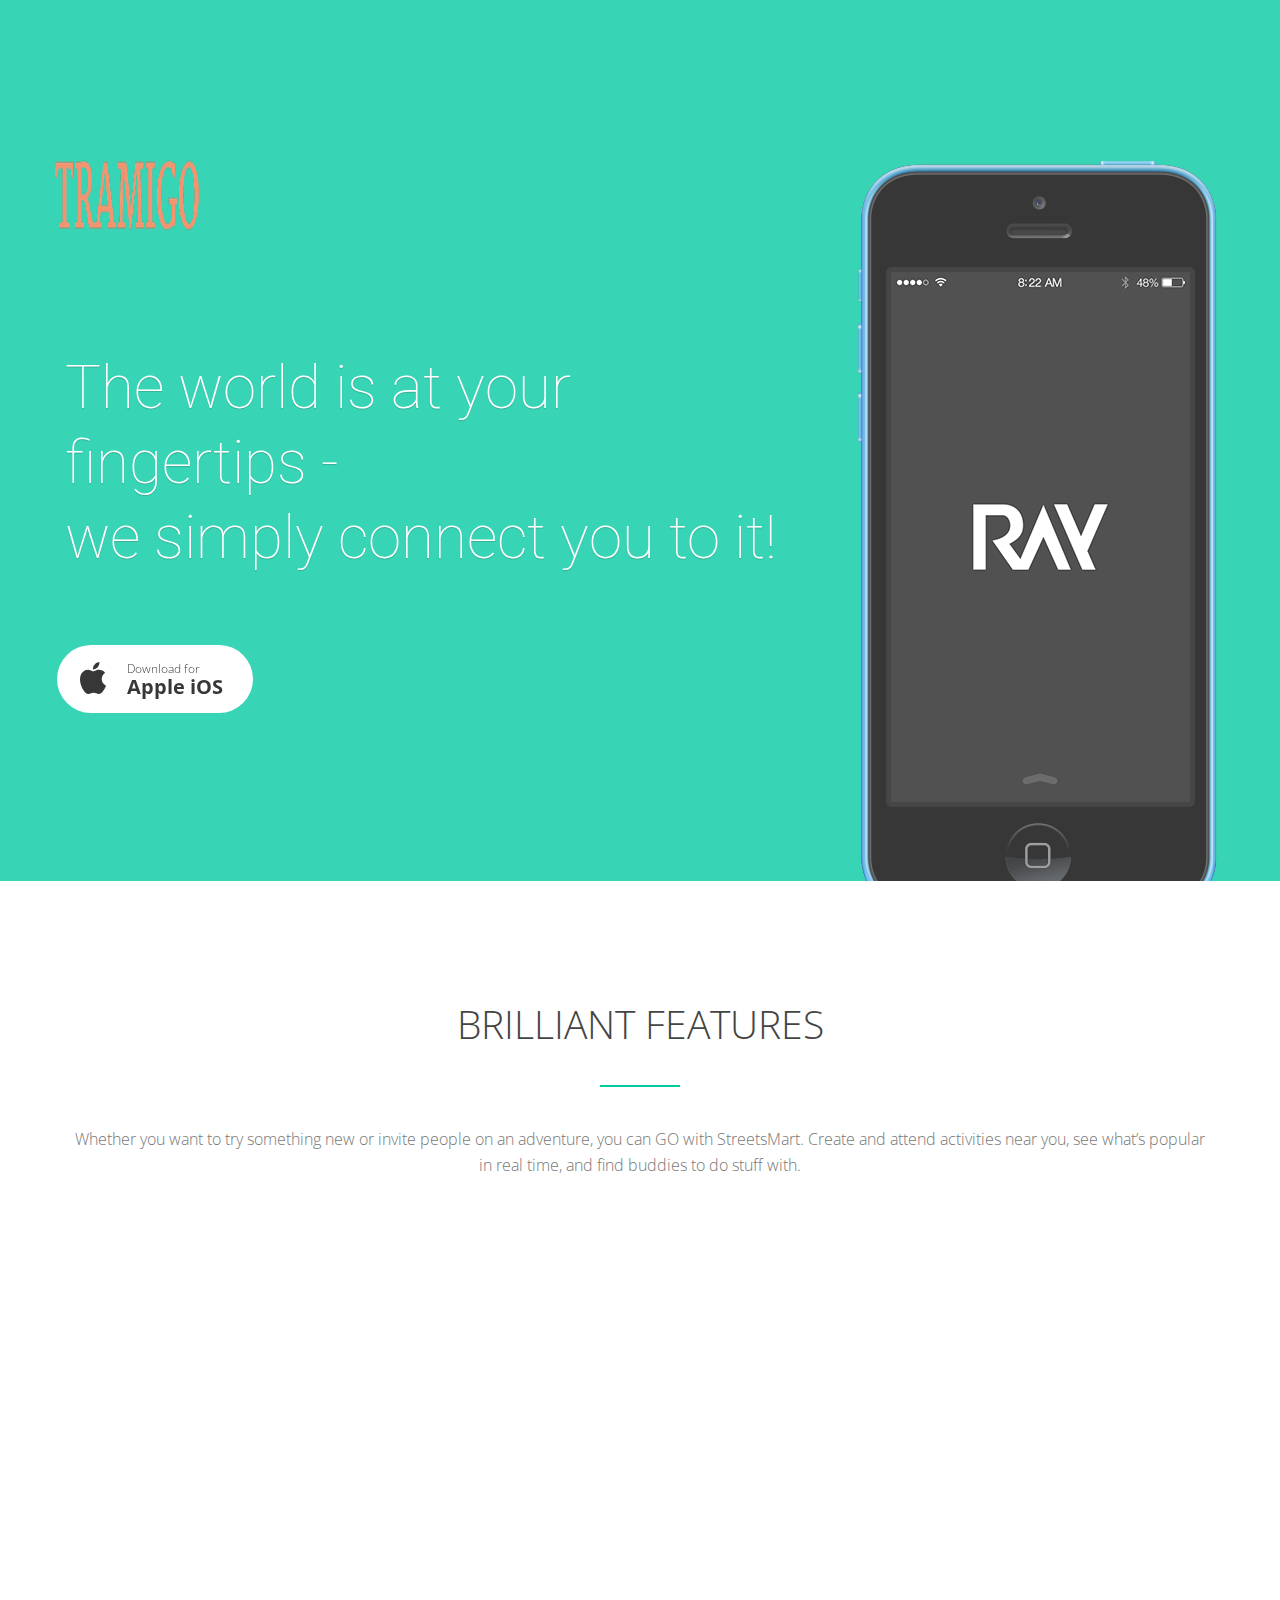
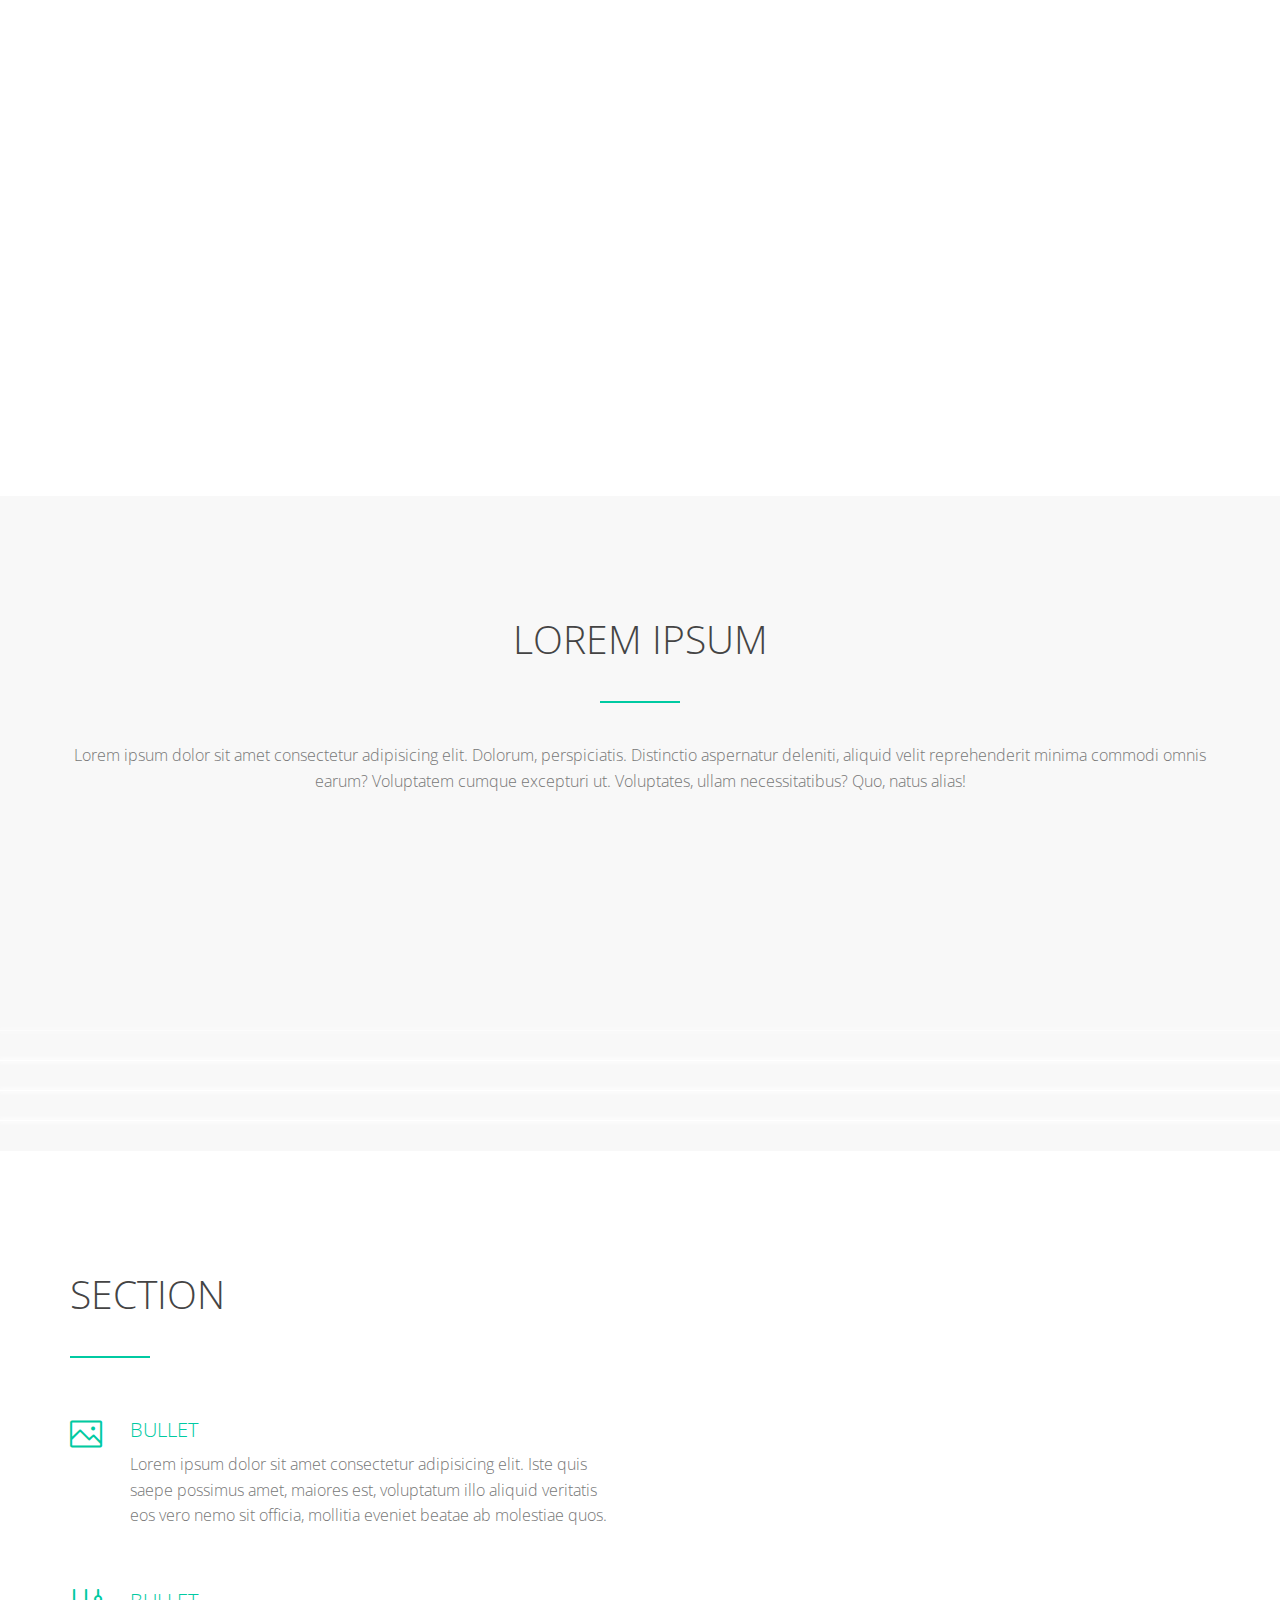
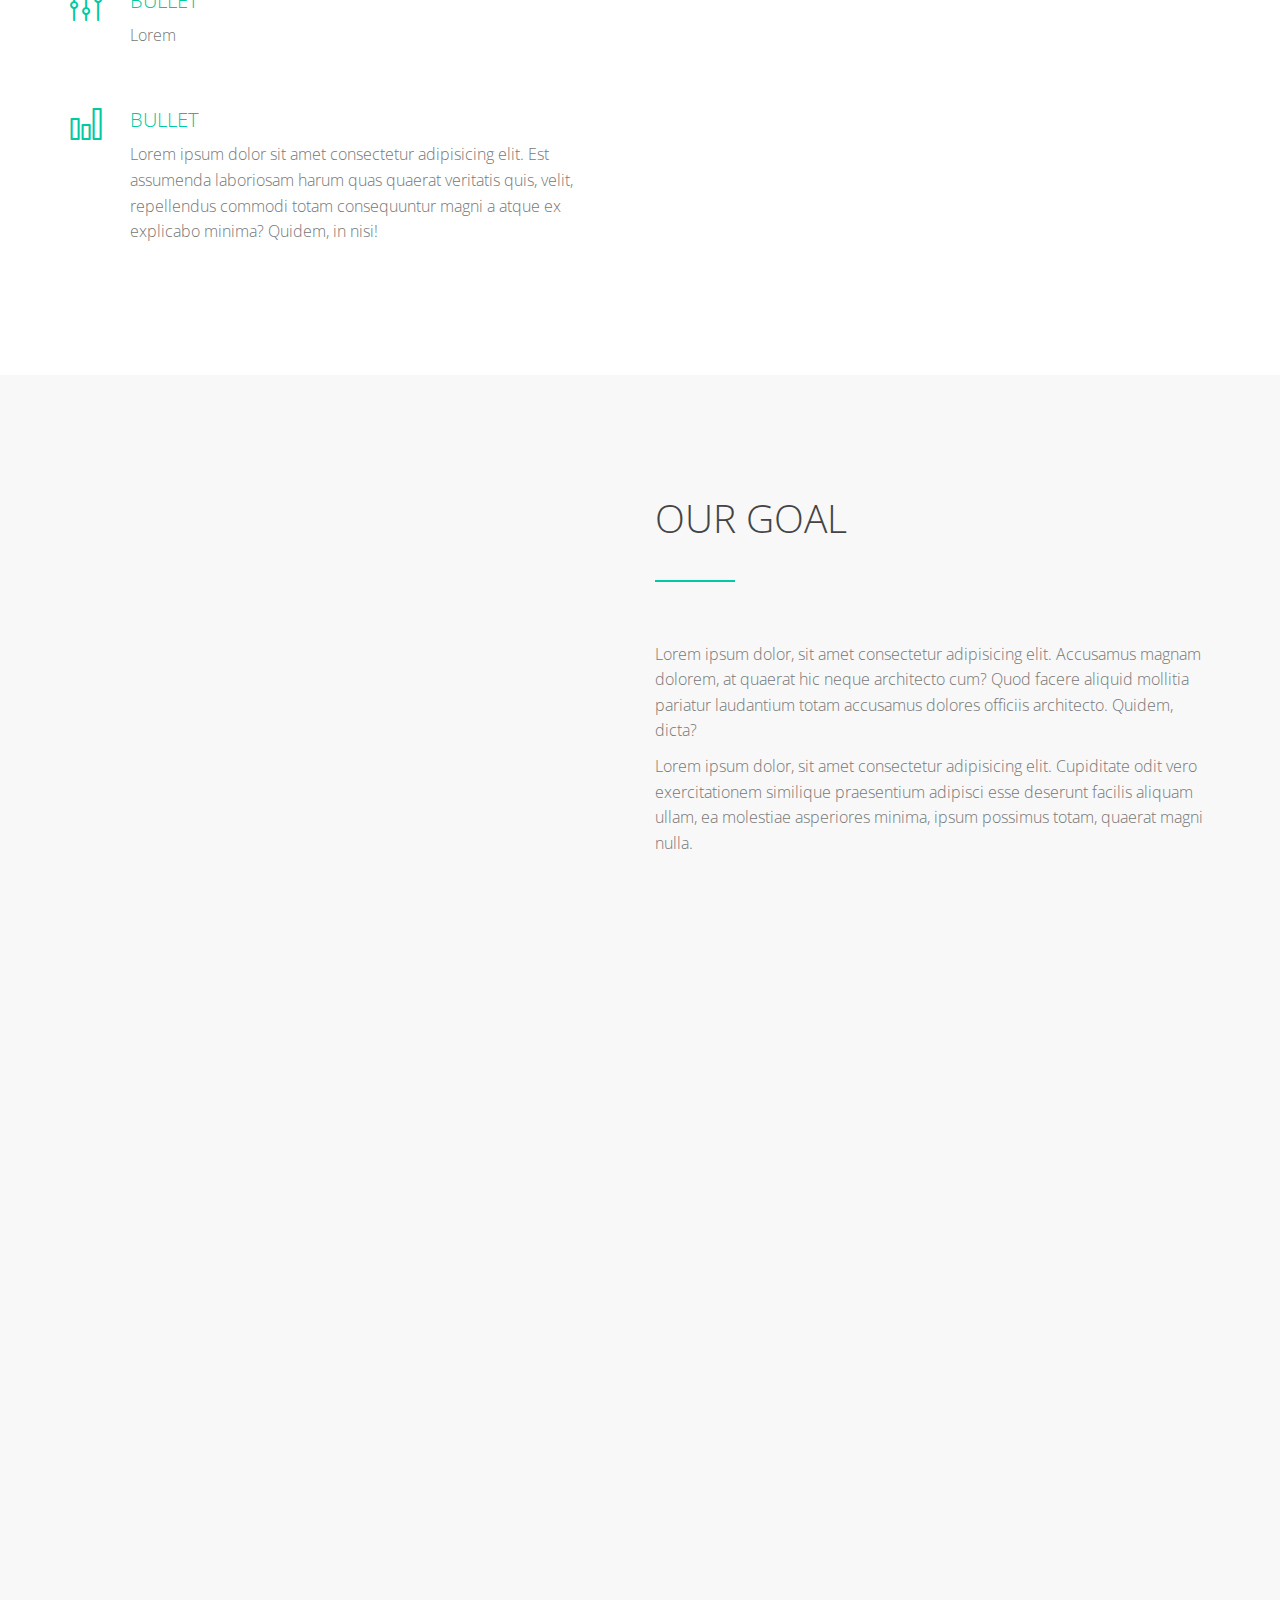
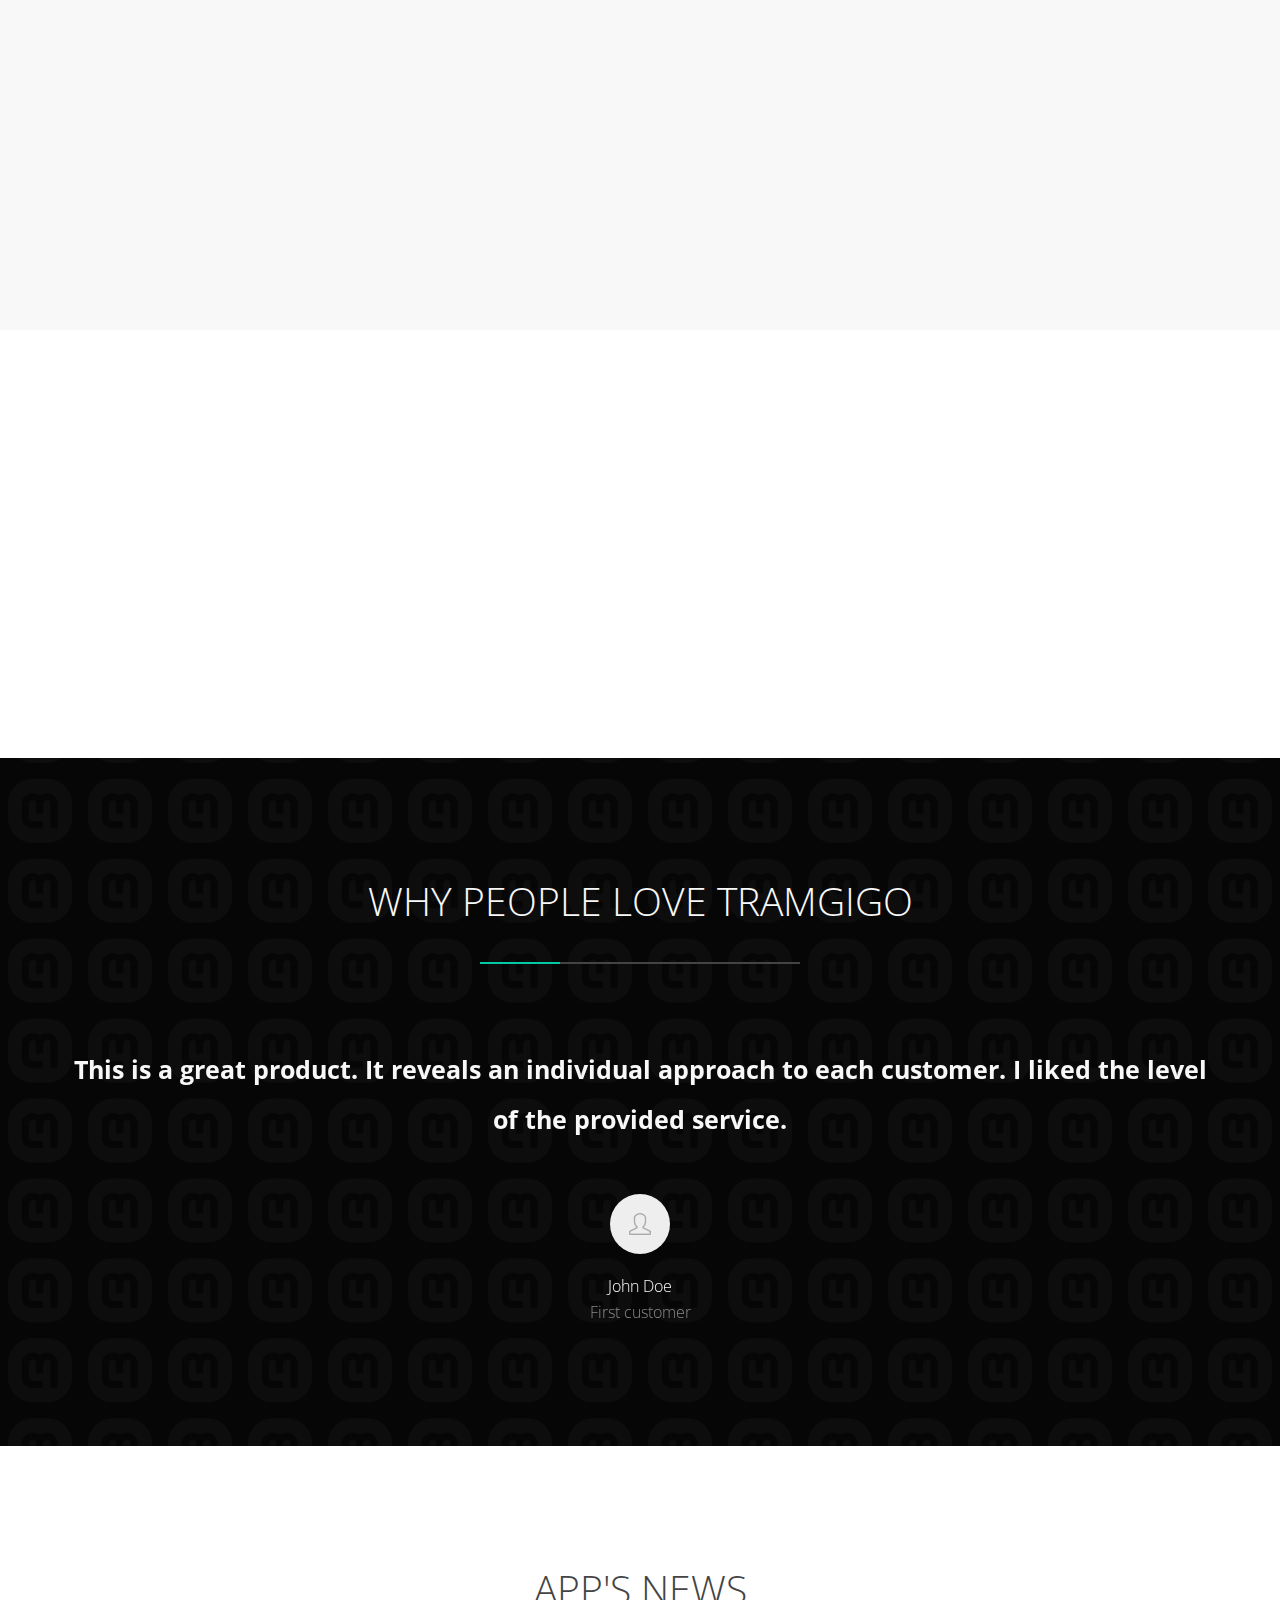
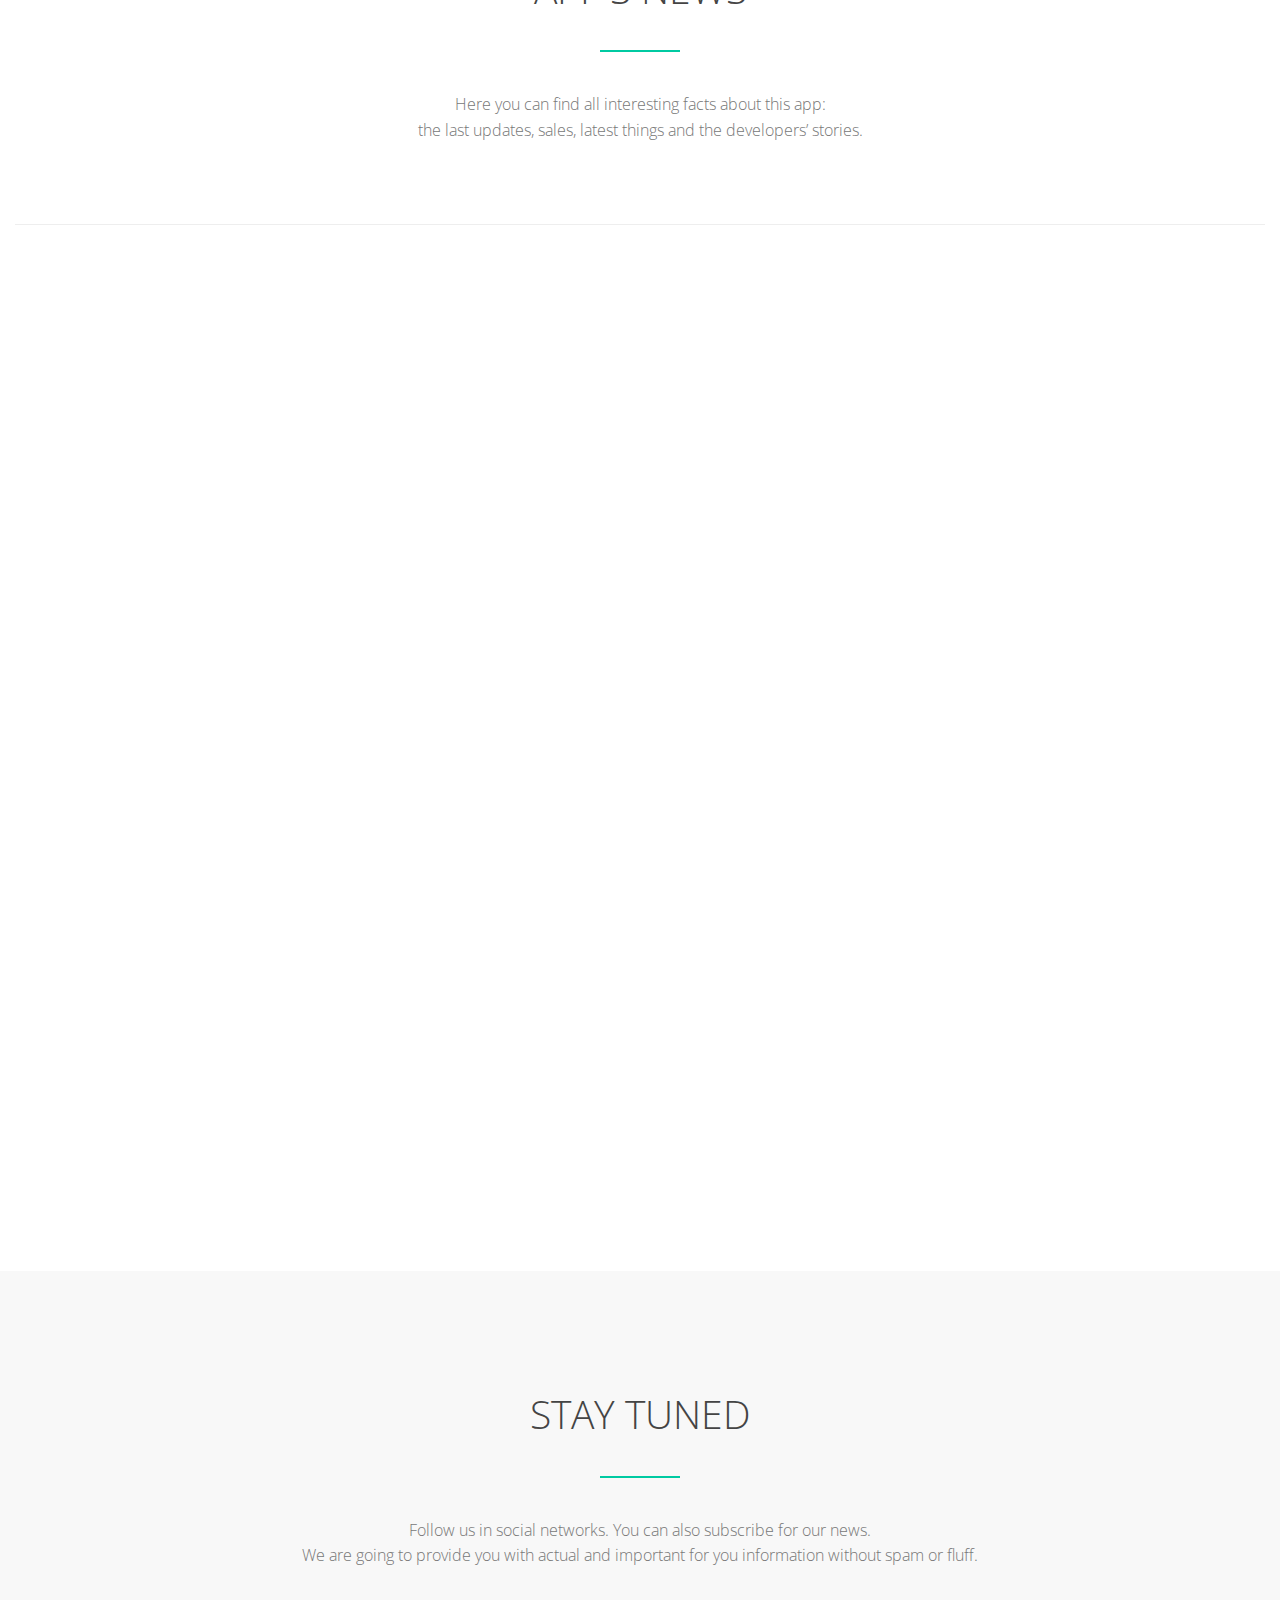
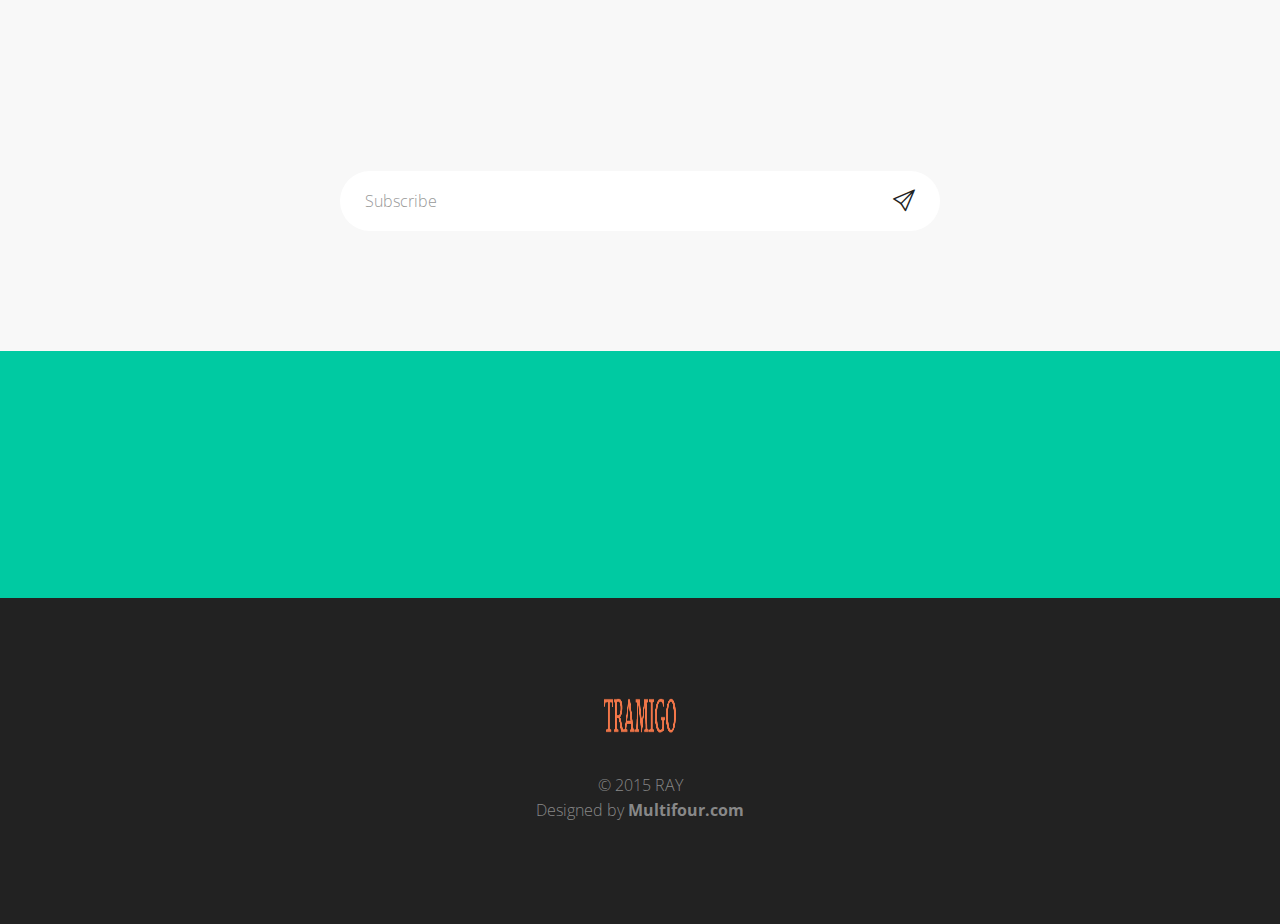
<file: index.html>
<!DOCTYPE html>

<html lang="en">

<head>

	<!-- Html Page Specific -->
	<meta charset="utf-8">
	<title>Tramigo</title>
	<meta name="description" content="RAY - App Landing Page">
	<meta name="author" content="Multifour | multifour.com">

	<!-- Mobile Specific -->
	<meta name="viewport" content="width=device-width, initial-scale=1, maximum-scale=1.0, user-scalable=no">

	<!--[if lt IE 9]>
    <script type="text/javascript" src="scripts/html5shiv.js"></script>
<![endif]-->

	<!-- CSS -->
	<link rel="stylesheet" href="css/bootstrap.min.css" />
	<link rel="stylesheet" href="css/animate.css" />
	<link rel="stylesheet" href="css/simple-line-icons.css" />
	<link rel="stylesheet" href="css/icomoon-soc-icons.css" />
	<link rel="stylesheet" href="css/magnific-popup.css" />
	<link rel="stylesheet" href="css/style.css" />
	<link rel="stylesheet" href="css/style-green.css" />

	<!-- Favicons -->
	<link rel="icon" href="images/favicon.png">
	<link rel="apple-touch-icon" href="images/apple-touch-icon.png">
	<link rel="apple-touch-icon" sizes="72x72" href="images/apple-touch-icon-72x72.png">
	<link rel="apple-touch-icon" sizes="114x114" href="images/apple-touch-icon-114x114.png">
</head>

<body data-spy="scroll" data-target=".navMenuCollapse">

	<!-- PRELOADER -->
	<div id="preloader">
		<div class="battery inner">
			<div class="load-line"></div>
		</div>
	</div>

	<div id="wrap">

		<!-- NAVIGATION BEGIN -->
		<nav class="navbar navbar-fixed-top navbar-slide">
			<div class="container_fluid">
				<a class="navbar-brand goto" href="index.html#wrap"> <img src="./images/tramigo.png" alt="Your logo"
						height="27" width="56" /> </a>
				<a class="contact-btn icon-envelope" data-toggle="modal" data-target="#modalContact"></a>
				<button class="navbar-toggle menu-collapse-btn collapsed" data-toggle="collapse"
					data-target=".navMenuCollapse"> <span class="icon-bar"></span> <span class="icon-bar"></span> <span
						class="icon-bar"></span> </button>
				<div class="collapse navbar-collapse navMenuCollapse">
					<ul class="nav">
						<li><a href="#features">Features</a> </li>
						<li><a href="#benefits1">Benefits</a></li>
						<li><a href="#screenshots">Screenshots</a></li>
						<!-- <li><a href="#pricing-table">Price</a></li> -->
						<li><a href="#testimonials">Testimonials</a></li>
						<li><a href="#news">News</a></li>
						<li><a href="#social">Stay tuned</a></li>
						<!-- <li><a href="shortcodes.html">Shortcodes</a></li> -->
					</ul>
				</div>
			</div>
		</nav>
		<!-- NAVIGAION END -->



		<!-- INTRO BEGIN -->
		<header id="full-intro" class="intro-block bg-color-main">
			<!-- <div class="ray ray-vertical y-100 x-50 ray-rotate-135 laser-blink hidden-sm hidden-xs" ></div> -->
			<!-- <div class="ray ray-horizontal y-25 x-0 ray-rotate-45 laser-blink hidden-sm hidden-xs" ></div> -->
			<div class="container">
				<div class="row">
					<div class="col-md-8 col-sm-12">
						<img class="logo" src="./images/tramigo.png" alt="Your Logo" height="70" width="144" />
						<h1 class="slogan">The world is at your fingertips -<br>we simply connect you to it!</h1>
						<a class="download-btn-alt ios-btn" href="#">
							<i class="icon soc-icon-apple"></i>Download for <b>Apple iOS</b>
						</a>
					</div>
					<div class="col-md-4 hidden-sm hidden-xs">
						<img class="intro-screen wow bounceInUp" data-wow-delay="0.5s" src="images/intro_screen.png"
							width="400" height="775" alt="" />
					</div>
				</div>
			</div>
			<div class="block-bg" data-stellar-ratio="0.4"></div>
		</header>
		<!-- INTRO END -->



		<!-- FEATURES BEGIN -->
		<section id="features" class="img-block-3col">
			<div class="container">
				<div class="title">
					<h2>Brilliant Features</h2>
					<p>Whether you want to try something new or invite people on an adventure, you can GO with
						StreetsMart. Create and attend
						activities near you, see what’s popular in real time, and find buddies to do stuff with.</p>
				</div>
				<div class="row">
					<div class="col-sm-4">
						<ul class="item-list-right item-list-big">
							<li class="wow fadeInLeft">
								<i class="icon icon-screen-desktop"></i>
								<h3>MAKE CONNECTIONS
								</h3>
								<p>Joining our travel-focused social media platform and connect with a network of
									like-minded individuals based upon your
									travel plans & experience.

								</p>
							</li>
							<li class="wow fadeInLeft">
								<i class="icon icon-drop"></i>
								<h3>PHONE FRIENDLY
								</h3>
								<p>Designed and tested to work seamlessly on bot iOS and Android Devices. Built with
									Amazon Web Services.
								</p>
							</li>
							<li class="wow fadeInLeft">
								<i class="icon icon-doc"></i>
								<h3>PLAN. ADAPT. DISCOVER.
								</h3>
								<p>Build your personalized itinerary in advance or adapt it on the go. We help you find
									the must-sees, local hotspots, and
									the people to experience them with.
								</p>
							</li>
						</ul>
					</div>
					<div class="col-sm-4 col-sm-push-4">
						<ul class="item-list-left item-list-big">
							<li class="wow fadeInRight">
								<i class="icon icon-diamond"></i>
								<h3>USER FRIENDLY</h3>
								<p>An user friendly interface for all users. Optimized to use minimal battery and
									storage through AWS.</p>
							</li>
							<li class="wow fadeInRight">
								<i class="icon icon-layers"></i>
								<h3>TAKE YOUR TRAVEL TO THE NEXT LEVEL</h3>
								<p>Introducing the Globetrotter Gauge: a badge and leveling system built to inspire
									others, not for likes and looks. Get
									out of your comfort zone and become a trusted source in the travel community. Get
									credible advice and suggestions from
									other globetrotters. For travelers, by travelers.</p>
							</li>
							<li class="wow fadeInRight">
								<i class="icon icon-basket-loaded"></i>
								<h3>TRACK YOUR TRAVELS</h3>
								<p>We will keep track of your travel miles and places experienced for you to show off
									and celebrate!</p>
							</li>
						</ul>
					</div>
					<div class="col-sm-4 col-sm-pull-4">
						<div class="animation-box wow bounceIn">
							<img class="highlight-left wow" src="images/light.png" height="192" width="48" alt="" />
							<img class="highlight-right wow" src="images/light.png" height="192" width="48" alt="" />
							<img class="screen" src="images/features_screen.png" alt="" height="581" width="300" />
						</div>
					</div>
				</div>
			</div>
		</section>
		<!-- FEATURES END -->



		<!-- FEATURES BEGIN -->
		<section id="innovations" class="bg-color2">
			<div class="container">
				<div class="title">
					<h2>Lorem ipsum</h2>
					<p>Lorem ipsum dolor sit amet consectetur adipisicing elit. Dolorum, perspiciatis. Distinctio
						aspernatur deleniti, aliquid velit reprehenderit minima commodi omnis earum? Voluptatem cumque
						excepturi ut. Voluptates, ullam necessitatibus? Quo, natus alias! </p>
				</div>
				<img class="screen wow bounceInUp" src="images/innovation_screen.png" height="387" width="800" alt="" />
			</div>
			<div id="ray1" class="ray ray-horizontal"></div>
			<div id="ray2" class="ray ray-horizontal"></div>
			<div id="ray3" class="ray ray-horizontal"></div>
			<div id="ray4" class="ray ray-horizontal"></div>
		</section>
		<!-- FEATURES END -->



		<!-- BENEFITS1 BEGIN -->
		<section id="benefits1" class="img-block-2col">
			<div class="container">
				<div class="row">
					<div class="col-sm-6">
						<div class="title">
							<h2>Section</h2>
						</div>

						<ul class="item-list-left">
							<li>
								<i class="icon icon-picture color"></i>
								<h4 class="color">Bullet</h4>
								<p>Lorem ipsum dolor sit amet consectetur adipisicing elit. Iste quis saepe possimus
									amet, maiores est, voluptatum illo aliquid veritatis eos vero nemo sit officia,
									mollitia eveniet beatae ab molestiae quos.</p>
							</li>
							<li>
								<i class="icon icon-equalizer color"></i>
								<h4 class="color">Bullet</h4>
								<p>Lorem</p>
							</li>
							<li>
								<i class="icon icon-bar-chart color"></i>
								<h4 class="color">Bullet</h4>
								<p>Lorem ipsum dolor sit amet consectetur adipisicing elit. Est assumenda laboriosam
									harum quas quaerat veritatis quis, velit, repellendus commodi totam consequuntur
									magni a atque ex explicabo minima? Quidem, in nisi!</p>
							</li>
						</ul>
					</div>
					<div class="col-md-5 col-md-offset-1 col-sm-6">
						<div class="screen-couple-right wow fadeInRightBig">
							<div class="flare">
								<img class="base wow" src="images/flare_base.png" alt="" />
								<img class="shapes wow" src="images/flare_shapes.png" alt="" />
							</div>
							<img class="screen above" src="images/screen_couple_above.png" alt="" height="484"
								width="250" />
							<img class="screen beyond wow fadeInRight" data-wow-delay="0.5s"
								src="images/screen_couple_beyond.png" alt="" height="407" width="210" />
						</div>
					</div>
				</div>
			</div>
		</section>
		<!-- BENEFITS1 END -->




		<!-- BENEFITS2 BEGIN -->
		<section id="benefits2" class="img-block-2col bg-color2">
			<div class="container">
				<div class="row">
					<div class="col-sm-6 col-sm-push-6">
						<div class="title">
							<h2>Our Goal</h2>
						</div>
						<p>Lorem ipsum dolor, sit amet consectetur adipisicing elit. Accusamus magnam dolorem, at
							quaerat hic neque architecto cum? Quod facere aliquid mollitia pariatur laudantium totam
							accusamus dolores officiis architecto. Quidem, dicta?</p>
						<p>Lorem ipsum dolor, sit amet consectetur adipisicing elit. Cupiditate odit vero exercitationem
							similique praesentium adipisci esse deserunt facilis aliquam ullam, ea molestiae asperiores
							minima, ipsum possimus totam, quaerat magni nulla.</p>
					</div>
					<div class="col-sm-6 col-sm-pull-6">
						<div class="screen-couple-left wow fadeInLeftBig">
							<div class="fog fog-top wow"></div>
							<div class="fog fog-bottom wow"></div>
							<img class="screen above" src="images/screen_couple_above_v2.png" alt="" height="484"
								width="250" />
							<img class="screen beyond wow fadeInLeft" data-wow-delay="0.5s"
								src="images/screen_couple_beyond_v2.png" alt="" height="407" width="210" />
						</div>
					</div>
				</div>
			</div>
		</section>
		<!-- BENEFITS2 END -->

		<!-- VIDEO BEGIN -->
		<!-- <section id="video">
		<div class="container">
			<div class="title">
				<h2>Iframe Video</h2>
				<p>In our work we try to use only the most modern, convenient and interesting solutions.</p>
			</div>
			<div class="video-container"> 
				Video iframe code here
			</div>
		</div>
	</section> -->
		<!-- VIDEO END -->

		<!-- SCREENSHOTS BEGIN -->
		<section id="screenshots" class="bg-color2">
			<div class="container-fluid wow fadeIn">
				<h2>Screenshots</h2>
				<div id="screenshots-slider" class="owl-carousel">
					<a class="item" href="./images/screen1.jpg" title="App Screen 1"><img src="images/screen1.jpg"
							alt="screen1" width="250" height="444" /></a>
					<a class="item" href="./images/screen1.jpg" title="App Screen 2"><img src="images/screen1.jpg"
							alt="screen1" width="250" height="444" /></a>
					<a class="item" href="./images/screen1.jpg" title="App Screen 3"><img src="images/screen1.jpg"
							alt="screen1" width="250" height="444" /></a>
					<a class="item" href="./images/screen1.jpg" title="App Screen 4"><img src="images/screen1.jpg"
							alt="screen1" width="250" height="444" /></a>
					<a class="item" href="./images/screen1.jpg" title="App Screen 5"><img src="images/screen1.jpg"
							alt="screen1" width="250" height="444" /></a>
					<a class="item" href="./images/screen1.jpg" title="App Screen 6"><img src="images/screen1.jpg"
							alt="screen1" width="250" height="444" /></a>
					<a class="item" href="./images/screen1.jpg" title="App Screen 7"><img src="images/screen1.jpg"
							alt="screen1" width="250" height="444" /></a>
					<a class="item" href="./images/screen1.jpg" title="App Screen 8"><img src="images/screen1.jpg"
							alt="screen1" width="250" height="444" /></a>
				</div>
			</div>
		</section>
		<!-- SCREENSHOTS END -->



		<!-- FACTS BEGIN -->
		<section id="facts">
			<div class="container">
				<ul class="facts-list">
					<li class="wow bounceIn">
						<i class="icon icon-cloud-download"></i>
						<h3 class="wow">284</h3>
						<h4>Downloads</h4>
					</li>
					<li class="wow bounceIn" data-wow-delay="0.4s">
						<i class="icon icon-star"></i>
						<h3 class="wow">135</h3>
						<h4>Top Rates</h4>
					</li>
					<li class="wow bounceIn" data-wow-delay="0.8s">
						<i class="icon icon-like"></i>
						<h3 class="wow">77</h3>
						<h4>Likes</h4>
					</li>
					<li class="wow bounceIn" data-wow-delay="1.2s">
						<i class="icon icon-clock"></i>
						<h3 class="wow">741</h3>
						<h4>Hours Safe</h4>
					</li>
				</ul>
			</div>
		</section>
		<!-- FACTS END -->

		<!-- PRICING TABLE BEGIN -->
		<!-- <section id="pricing-table" class="bg-color-grad">
		<div class="container">
			<div class="title">
				<h2>Price</h2>
				<p>We want the template you downloaded look unique and new for such a long time as it is possible. </p>
				<ul class="pricing-table">
					<li class="wow flipInY">
						<h3>Standard</h3>
						<span> $0.99 <small>per month</small> </span>
						<ul class="benefits-list">
							<li>Responsive</li>
							<li>Documentation</li>
							<li class="not">Multiplatform</li>
							<li class="not">Video background</li>
							<li class="not">Support</li>
						</ul>
						<a href="#" class="buy"> <i class="icon icon-basket" ></i></a>
					</li>
					<li class="silver wow flipInY" data-wow-delay="0.2s">
						<h3>Sliver</h3>
						<span> $3.99 <small>per month</small> </span>
						<ul class="benefits-list">
							<li>Responsive</li>
							<li>Documentation</li>
							<li>Multiplatform</li>
							<li class="not">Video background</li>
							<li class="not">Support</li>
						</ul> 
						<a href="#" class="buy"> <i class="icon icon-basket" ></i></a>
					</li>
					<li class="gold wow flipInY" data-wow-delay="0.4s">
						<div class="stamp"><i class="icon icon-trophy"></i>Best choice</div>
						<h3>Gold</h3>
						<span> $8.99 <small>per month</small> </span>
						<ul class="benefits-list">
							<li>Responsive</li>
							<li>Documentation</li>
							<li>Multiplatform</li>
							<li>Video background</li>
							<li class="not">Support</li>
						</ul>
						<a href="#" class="buy"> <i class="icon icon-basket" ></i></a>
					</li>
					<li class="platinum wow flipInY" data-wow-delay="0.6s">
						<h3>Platinum</h3>
						<span> $12.99 <small>per month</small> </span>
						<ul class="benefits-list">
							<li>Responsive</li>
							<li>Documentation</li>
							<li>Multiplatform</li>
							<li>Video background</li>
							<li>Support</li>
						</ul>
						<a href="#" class="buy"> <i class="icon icon-basket" ></i></a>
					</li>
				</ul>
			</div>
		</div>
	</section> -->
		<!-- PRICING TABLE END -->

		<!-- TESTIMONIALS BEGIN -->
		<section id="testimonials" class="bg-color3">
			<div class="container-fluid">
				<h2>Why People Love Tramgigo</h2>
				<div id="testimonials-slider" class="owl-carousel">
					<div class="item container">
						<div class="talk">This is a great product. It reveals an individual approach to each customer. I
							liked the level of the provided service.</div>
						<img class="photo" src="images/customer_photo.jpg" alt="customer" />
						<div class="name">John Doe</div>
						<div class="ocupation">First customer</div>
					</div>
					<div class="item container">
						<div class="talk">I always thought that people used to pay much for quality. But these guys
							changed my opinion. The quality exceeds the price many times. I recommend it to everybody.
						</div>
						<img class="photo" src="images/customer_photo.jpg" alt="customer" />
						<div class="name">John Doe</div>
						<div class="ocupation">First customer</div>
					</div>
					<div class="item container">
						<div class="talk">My colleague recommended them to me. I hesitated for a long time, but than I
							tried and understood what I had paid off for.</div>
						<img class="photo" src="images/customer_photo.jpg" alt="customer" />
						<div class="name">John Doe</div>
						<div class="ocupation">First customer</div>
					</div>
					<div class="item container">
						<div class="talk">It’s just five stars. I will certainly come back and bring my friends with me.
						</div>
						<img class="photo" src="images/customer_photo.jpg" alt="customer" />
						<div class="name">John Doe</div>
						<div class="ocupation">First customer</div>
					</div>
				</div>
			</div>
			<div class="block-bg"></div>
		</section>
		<!-- TESTIMONIALS END -->


		<!-- NEWS BEGIN -->
		<section id="news">
			<div class="container-fluid">
				<div class="title">
					<h2>App's News</h2>
					<p>Here you can find all interesting facts about this app:<br>the last updates, sales, latest things
						and the developers’ stories.</p>
				</div>
				<ul class="news-list">
					<li class="wow fadeInUp">
						<h3><a href="single.html">Look for the latest update in coming days.</a></h3>
						<div class="news-info">
							<div class="author"><i class="icon icon-user"></i>John Doe</div>
							<div class="date"><i class="icon icon-clock"></i>16.07.2014</div>
							<div class="comments"><i class="icon icon-bubble"></i>7 Comments</div>
						</div>
					</li>
					<li class="wow fadeInUp">
						<h3><a href="single-no-sidebar.html">The meeting of developers of cross-platform apps.</a></h3>
						<div class="news-info">
							<div class="author"><i class="icon icon-user"></i>John Doe</div>
							<div class="date"><i class="icon icon-clock"></i>16.07.2014</div>
							<div class="comments"><i class="icon icon-bubble"></i>7 Comments</div>
						</div>
					</li>
					<li class="wow fadeInUp">
						<h3><a href="single.html">The new functional sketches.</a></h3>
						<div class="news-info">
							<div class="author"><i class="icon icon-user"></i>John Doe</div>
							<div class="date"><i class="icon icon-clock"></i>16.07.2014</div>
							<div class="comments"><i class="icon icon-bubble"></i>7 Comments</div>
						</div>
					</li>
					<li class="wow fadeInUp">
						<h3><a href="single-no-sidebar.html">Resolving the issue with synchronization in old
								version.</a></h3>
						<div class="news-info">
							<div class="author"><i class="icon icon-user"></i>John Doe</div>
							<div class="date"><i class="icon icon-clock"></i>16.07.2014</div>
							<div class="comments"><i class="icon icon-bubble"></i>7 Comments</div>
						</div>
					</li>
				</ul>
				<a href="blog.html" class="round-btn wow fadeInUp">Older news</a>
			</div>
		</section>
		<!-- NEWS END -->


		<!-- SOCIAL BEGIN -->
		<section id="social" class="bg-color2">
			<div class="container-fluid">
				<div class="title">
					<h2>Stay tuned</h2>
					<p>Follow us in social networks. You can also subscribe for our news. <br>We are going to provide
						you with actual and important for you information without spam or fluff.</p>
				</div>

				<ul class="soc-list wow flipInX">
					<li><a href="#"><i class="icon soc-icon-twitter"></i></a></li>
					<li><a href="#"><i class="icon soc-icon-facebook"></i></a></li>
					<li><a href="#"><i class="icon soc-icon-dribbble"></i></a></li>
					<li><a href="#"><i class="icon soc-icon-googleplus"></i></a></li>
					<li><a href="#"><i class="icon soc-icon-linkedin"></i></a></li>
					<li><a href="#"><i class="icon soc-icon-instagram"></i></a></li>
					<li><a href="#"><i class="icon soc-icon-pinterest"></i></a></li>
					<li><a href="#"><i class="icon soc-icon-flickr"></i></a></li>
				</ul>


				<form action="scripts/subscribe.php" method="post" id="subscribe_form">
					<div class="input-group">
						<input class="form-control" type="email" name="email" id="subscribe_email"
							placeholder="Subscribe">
						<div class="input-group-btn">
							<button type="submit" id="subscribe_submit" data-loading-text="&bull;&bull;&bull;"><i
									class="icon icon-paper-plane"></i></button>
						</div>
					</div>
				</form>

			</div>
		</section>
		<!-- SOCIAL END -->


		<!-- DOWNLOAD BEGIN -->
		<section id="download" class="bg-color-main">
			<div class="container-fluid wow fadeInDown">
				<a href="#wrap" class="goto">
					<h2><i class="icon soc-icon-apple"></i>Download App</h2>
				</a>
			</div>
			<div class="block-bg" data-stellar-ratio="0.5"></div>
		</section>
		<!-- DOWNLOAD END -->


		<!-- FOOTER BEGIN -->
		<footer id="footer">
			<div class="container">
				<a href="index.html#wrap" class="logo goto"> <img src="./images/tramigo.png" alt="Your Logo" height="35"
						width="72" /> </a>
				<p class="copyright">&copy; 2015 RAY <br>
					Designed by <a href="http://multifour.com/" target="_blank">Multifour.com</a></p>
			</div>
		</footer>
		<!-- FOOTER END -->

	</div>


	<!-- MODALS BEGIN-->

	<!-- subscribe modal-->
	<div class="modal fade" id="modalMessage" tabindex="-1" role="dialog" aria-hidden="true">
		<div class="modal-dialog">
			<div class="modal-content">
				<button type="button" class="close" data-dismiss="modal" aria-hidden="true">&times;</button>
				<h3 class="modal-title"></h3>
			</div>
		</div>
	</div>

	<!-- contact modal-->
	<div class="modal fade" id="modalContact" tabindex="-1" role="dialog" aria-hidden="true">
		<div class="modal-dialog">
			<div class="modal-content">
				<button type="button" class="close" data-dismiss="modal" aria-hidden="true">&times;</button>
				<h3 class="modal-title">Contact</h3>
				<form action="scripts/contact.php" role="form" id="contact_form">
					<div class="form-group">
						<input type="text" class="form-control" id="contact_name" placeholder="Full name" name="name">
					</div>
					<div class="form-group">
						<input type="email" class="form-control" id="contact_email" placeholder="Email Address"
							name="email">
					</div>
					<div class="form-group">
						<textarea class="form-control" rows="3" placeholder="Your message or question"
							id="contact_message" name="message"></textarea>
					</div>
					<button type="submit" id="contact_submit" data-loading-text="&bull;&bull;&bull;"> <i
							class="icon icon-paper-plane"></i></button>
				</form>
			</div>
		</div>
	</div>

	<!-- MODALS END-->


	<!-- JavaScript -->
	<script src="scripts/jquery-1.8.2.min.js"></script>
	<script src="scripts/bootstrap.min.js"></script>
	<script src="scripts/owl.carousel.min.js"></script>
	<script src="scripts/jquery.validate.min.js"></script>
	<script src="scripts/wow.min.js"></script>
	<script src="scripts/smoothscroll.js"></script>
	<script src="scripts/jquery.smooth-scroll.min.js"></script>
	<script src="scripts/jquery.superslides.min.js"></script>
	<script src="scripts/placeholders.jquery.min.js"></script>
	<script src="scripts/jquery.magnific-popup.min.js"></script>
	<script src="scripts/jquery.stellar.min.js"></script>
	<script src="scripts/retina.min.js"></script>
	<script src="scripts/custom.js"></script>

	<!--[if lte IE 9]>
	<script src="scripts/respond.min.js"></script>
<![endif]-->
</body>

</html>
</file>
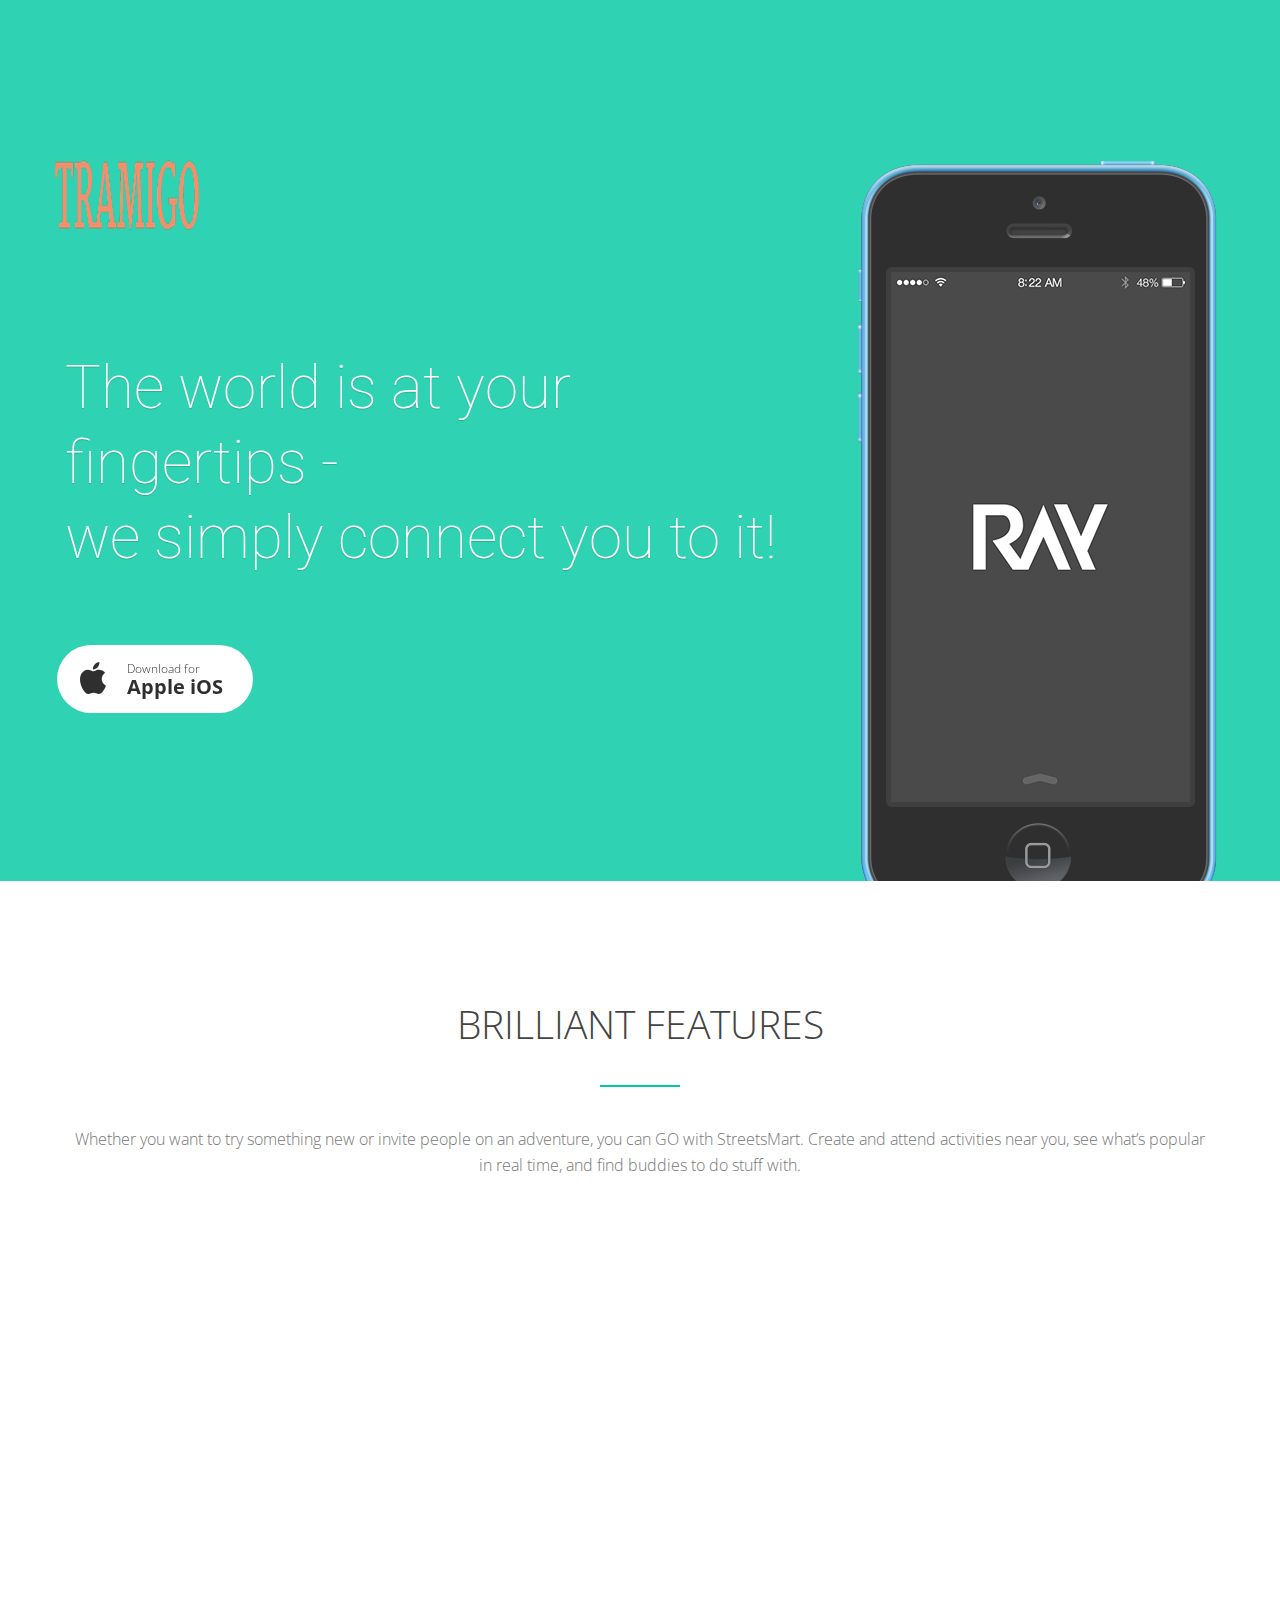
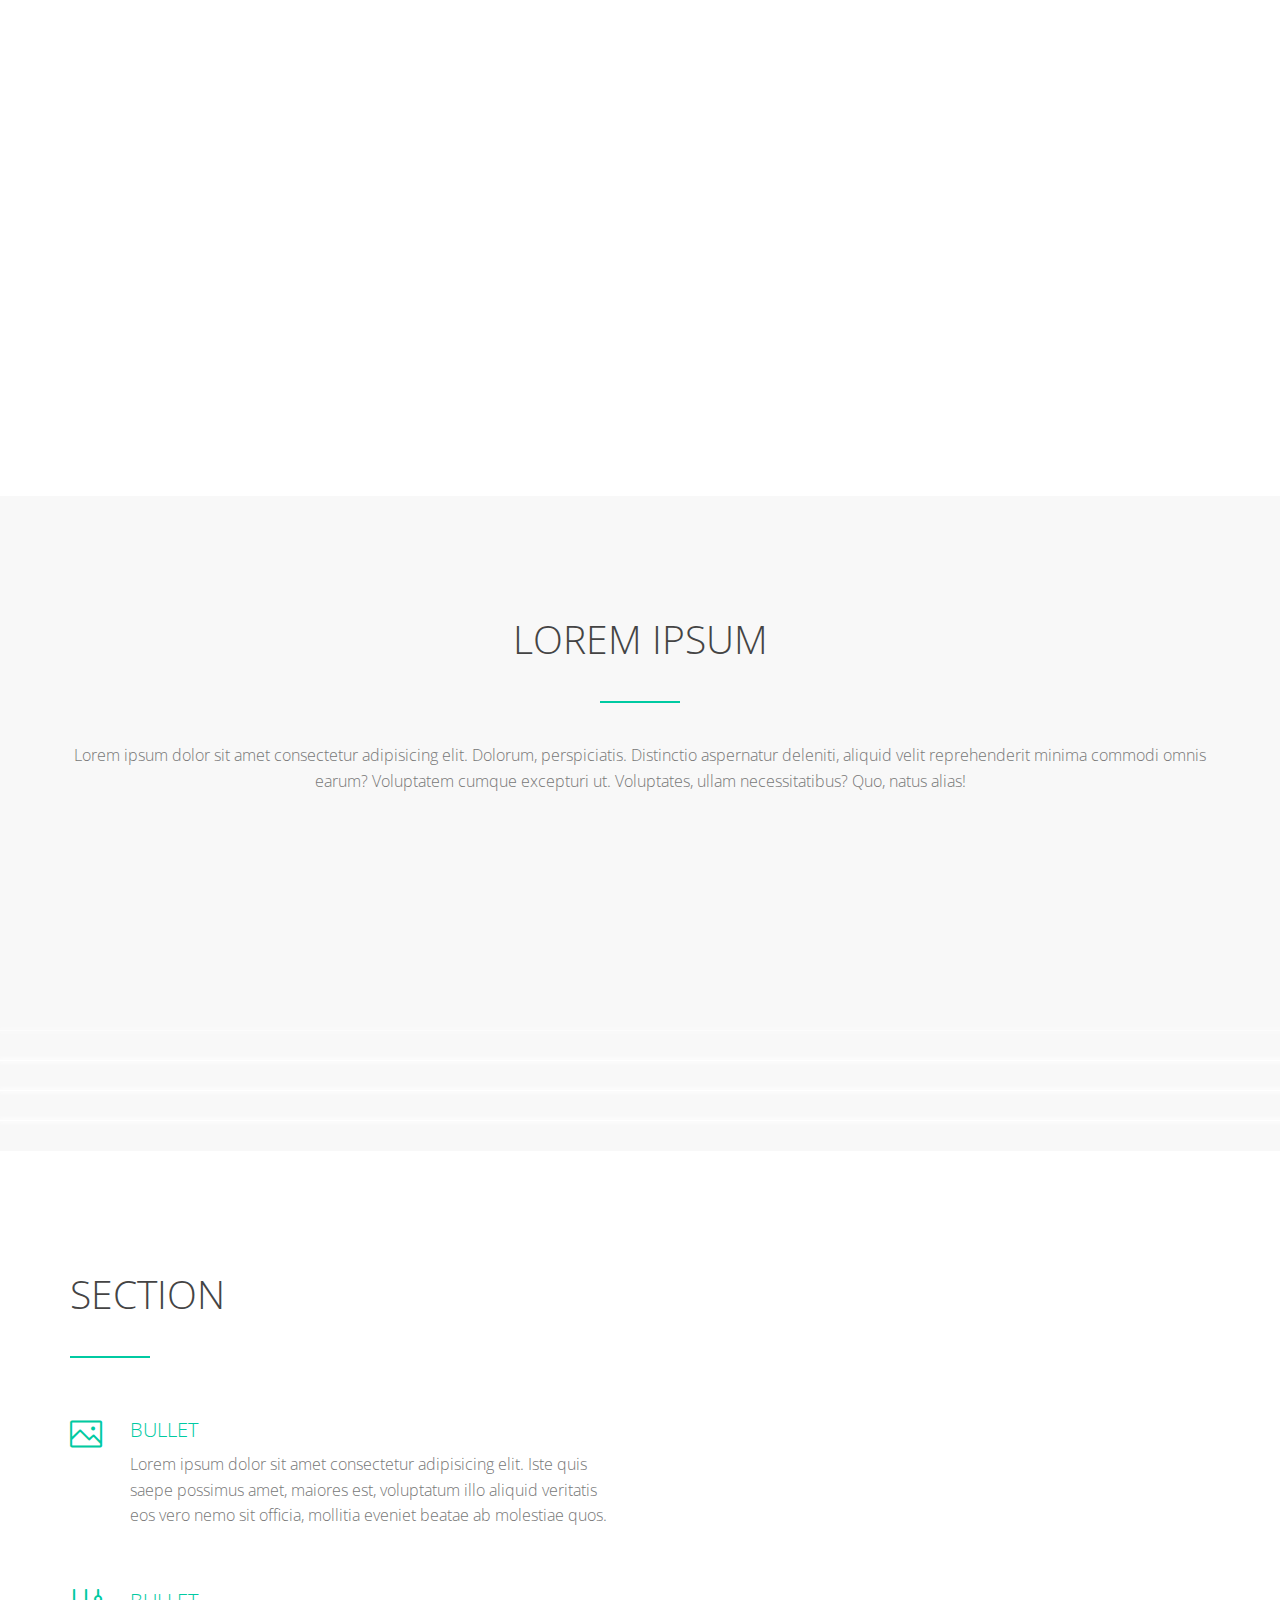
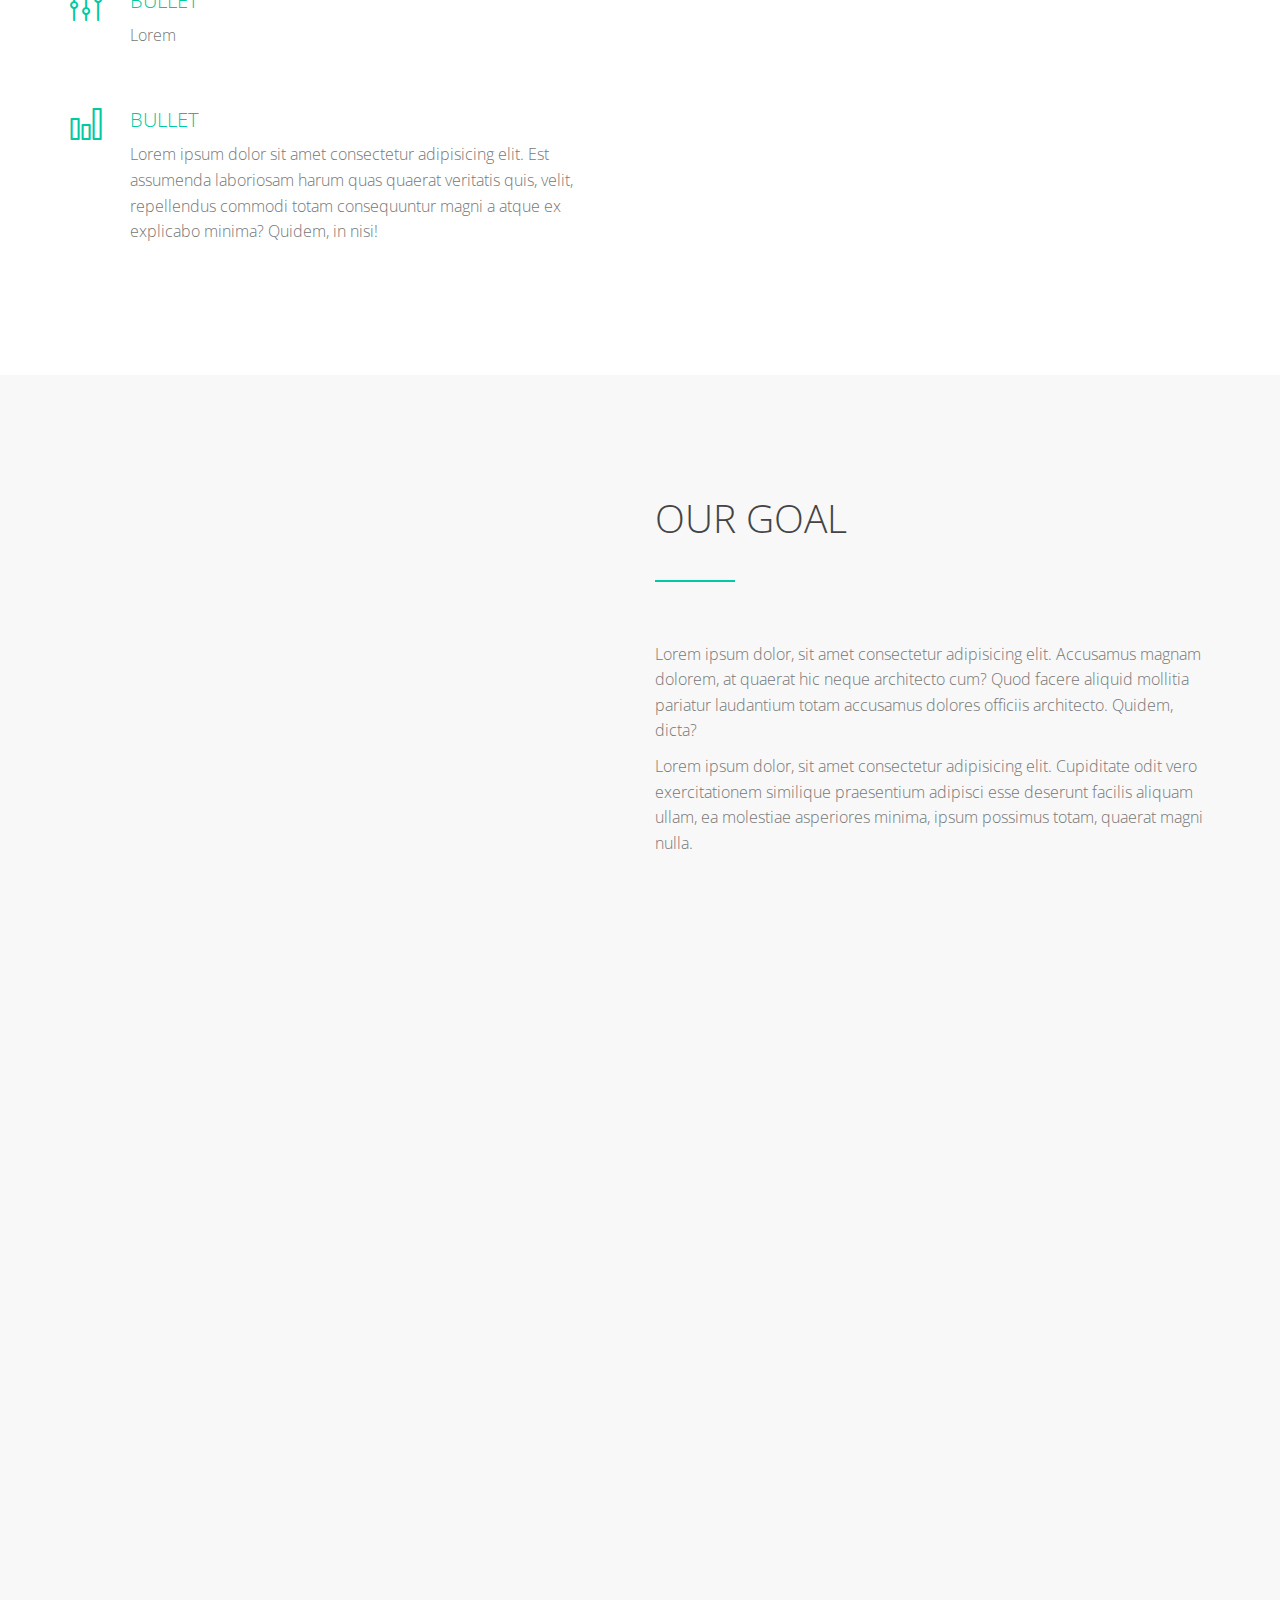
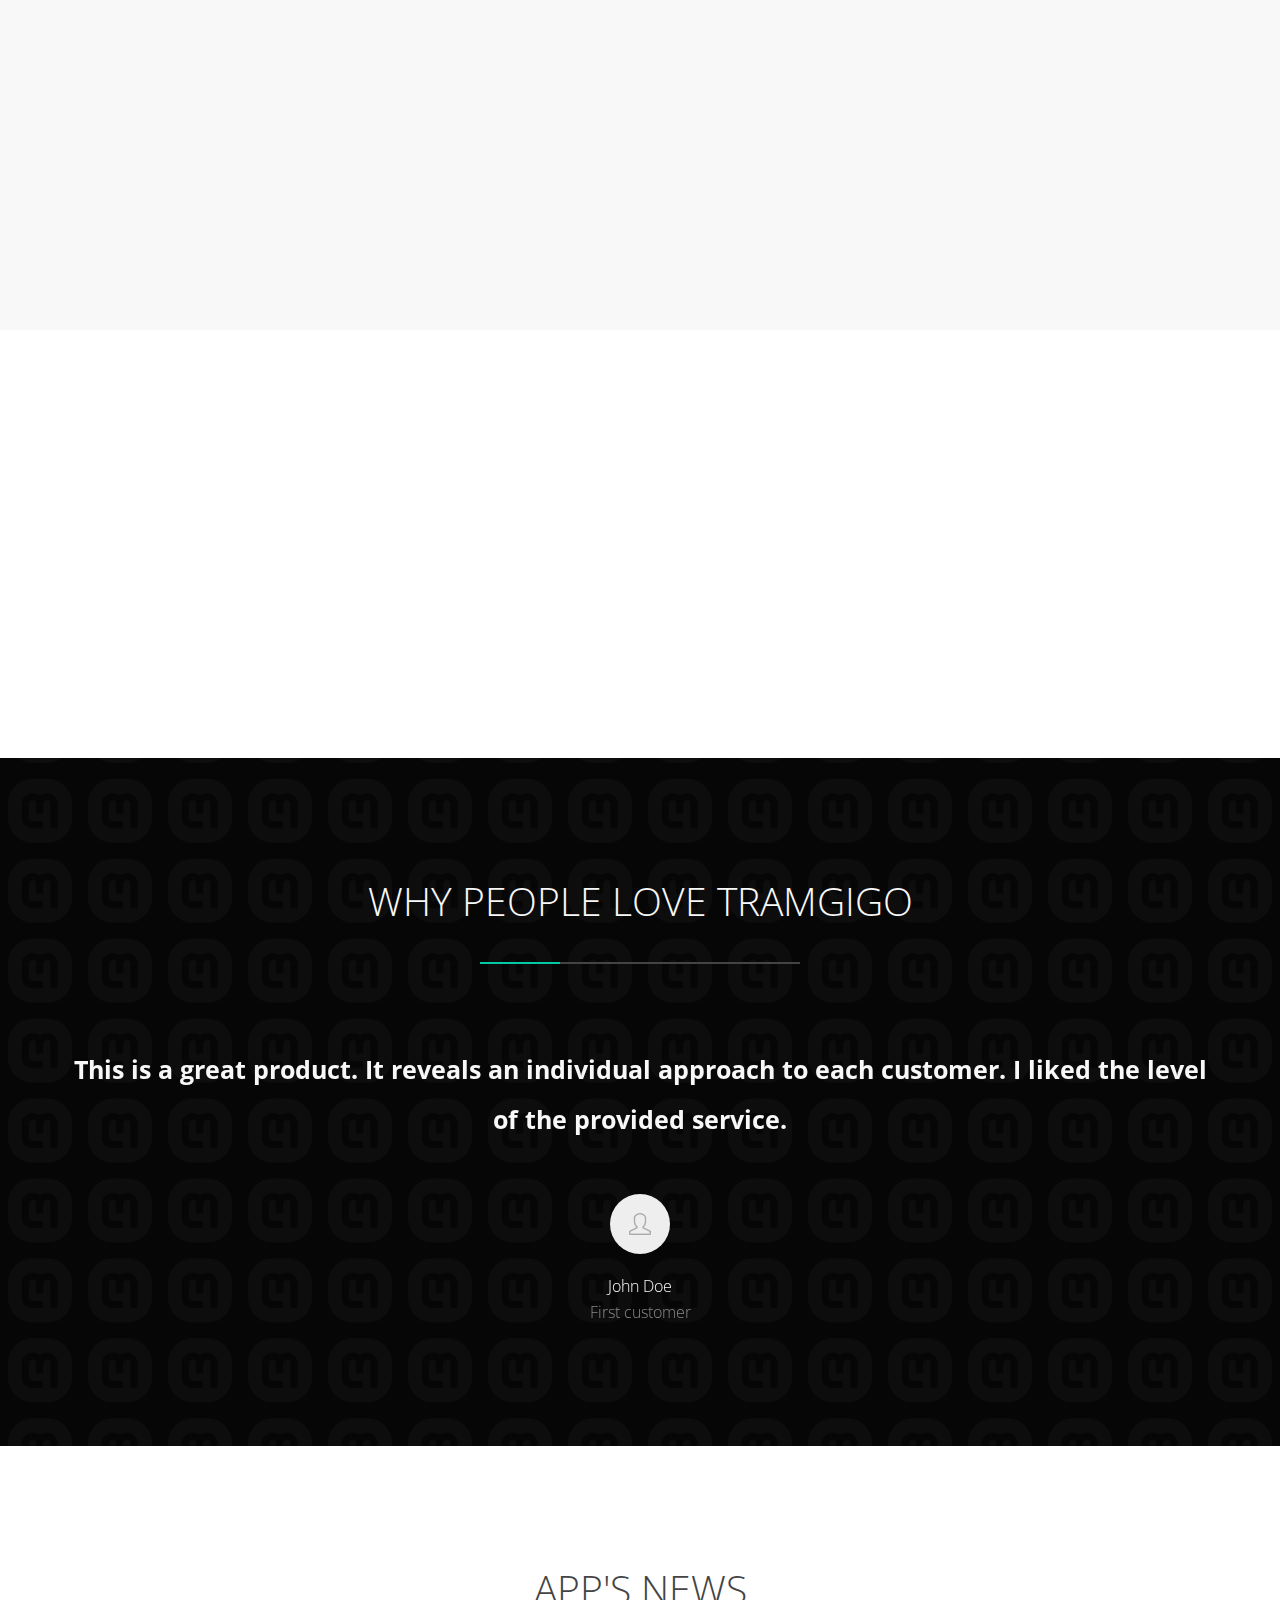
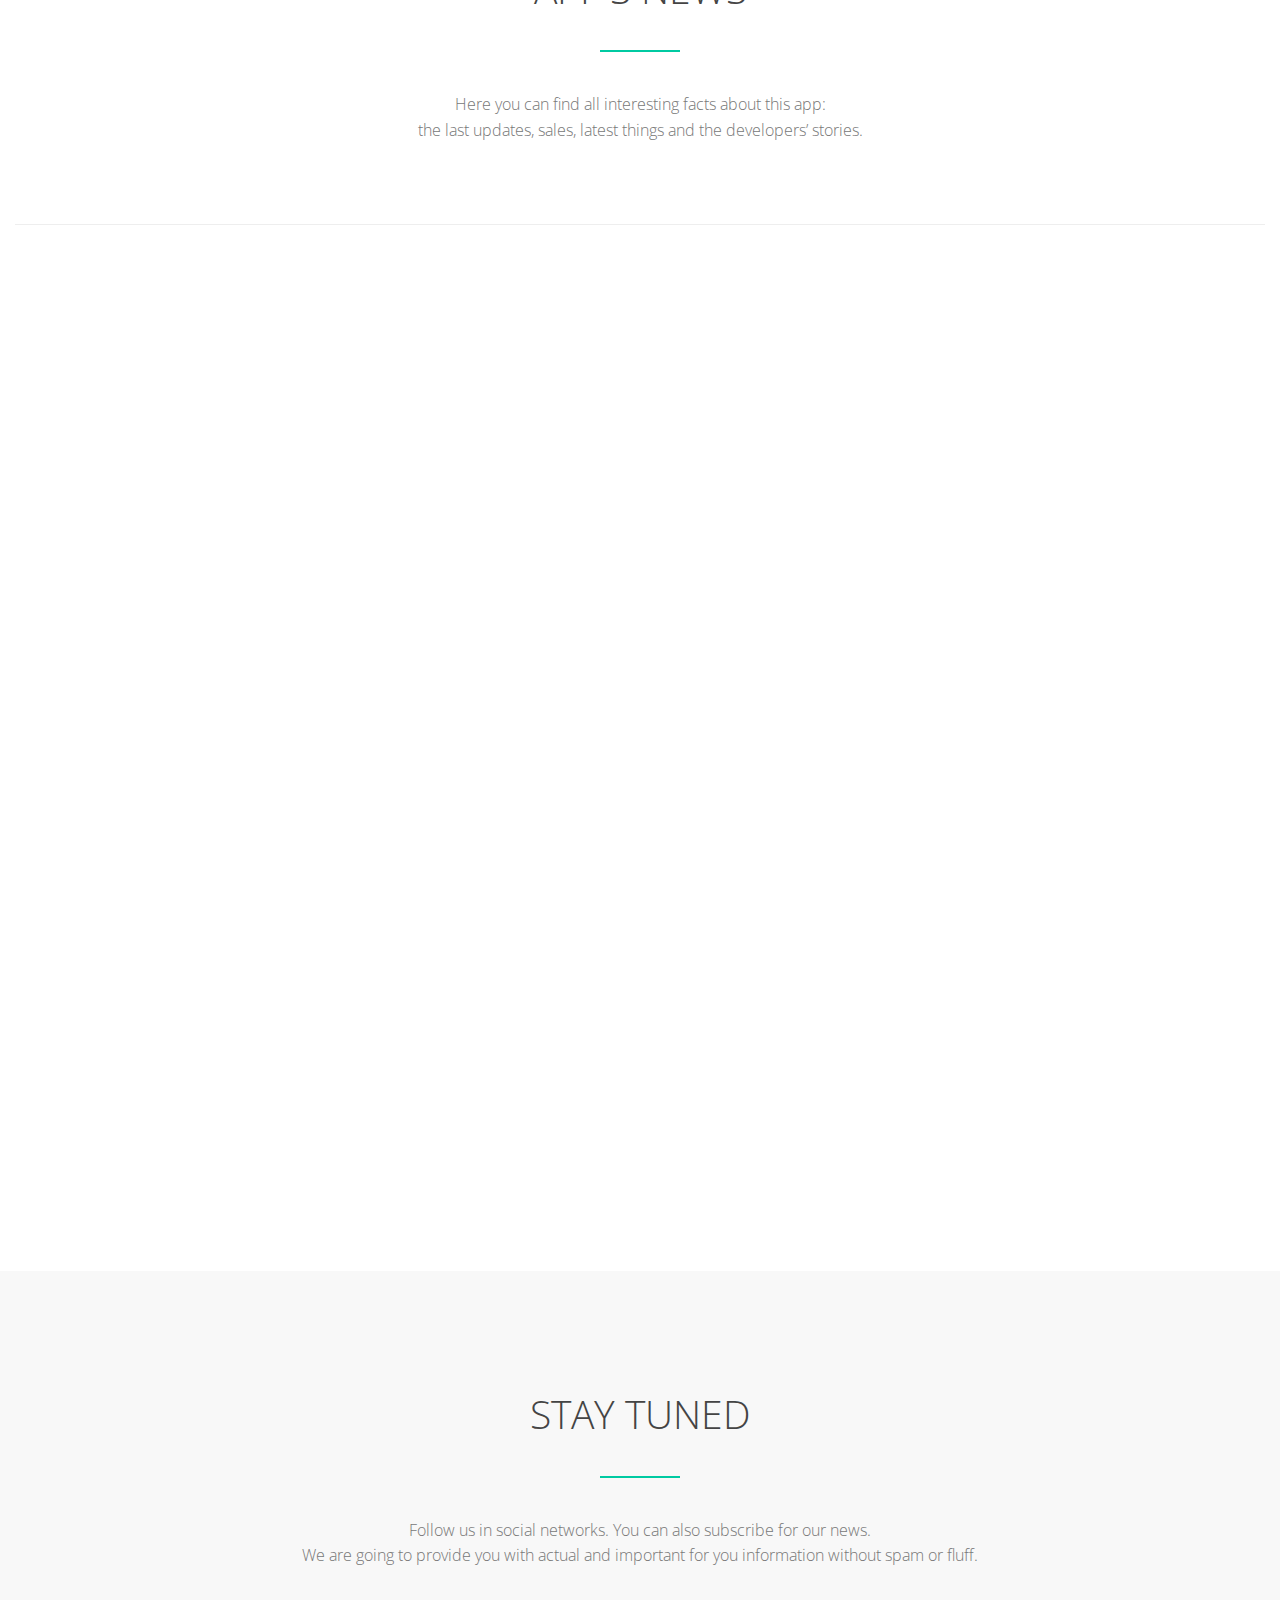
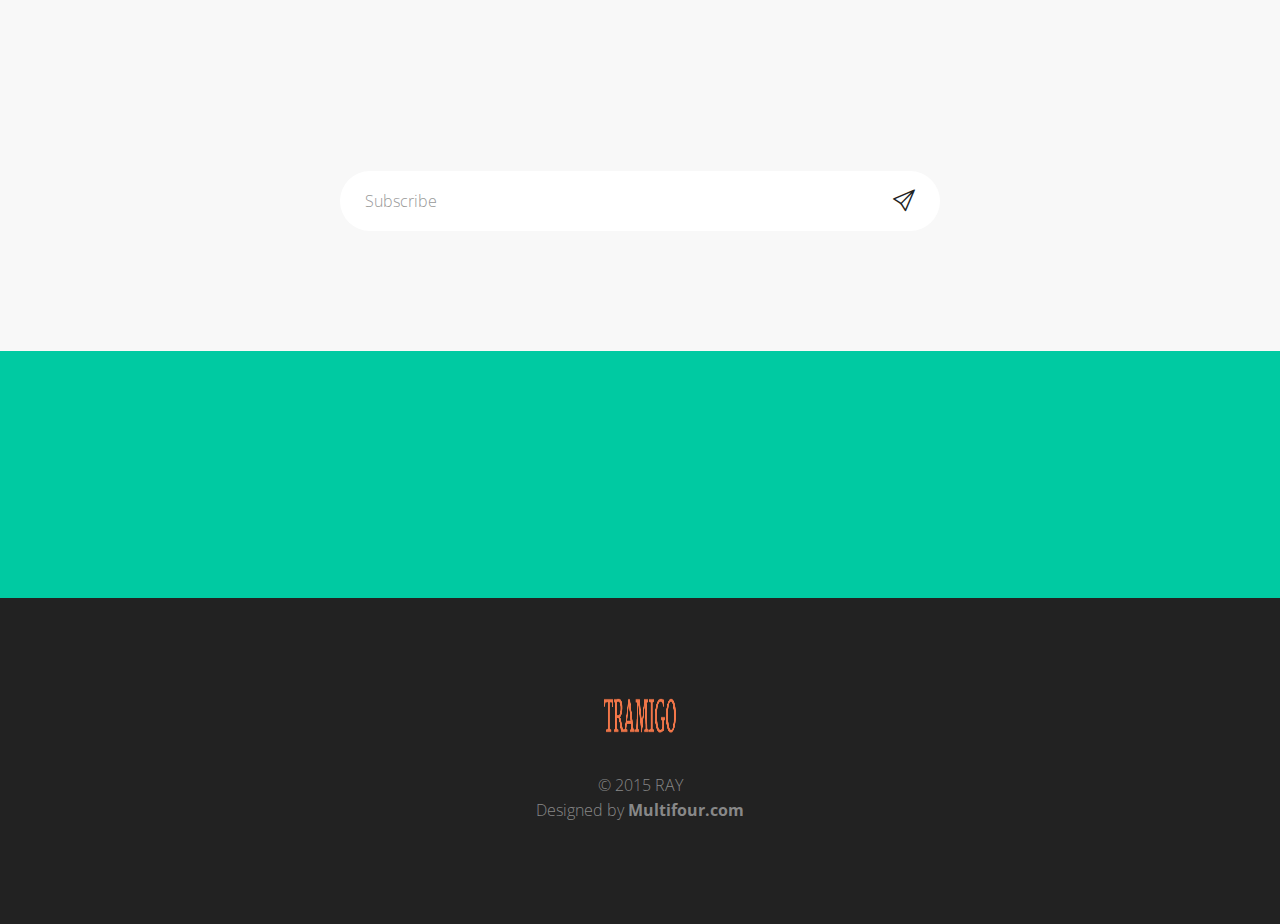
<file: image-intro/index.html>
<!DOCTYPE html>

<html lang="en">
<head>

<!-- Html Page Specific -->
<meta charset="utf-8">
<title>Tramigo</title>
<meta name="description" content="RAY - App Landing Page">
<meta name="author" content="Multifour | multifour.com">

<!-- Mobile Specific -->
<meta name="viewport" content="width=device-width, initial-scale=1, maximum-scale=1.0, user-scalable=no">

<!--[if lt IE 9]>
    <script type="text/javascript" src="scripts/html5shiv.js"></script>
<![endif]-->

<!-- CSS -->
<link rel="stylesheet" href="css/bootstrap.min.css"/>
<link rel="stylesheet" href="css/animate.css"/>
<link rel="stylesheet" href="css/simple-line-icons.css"/>
<link rel="stylesheet" href="css/icomoon-soc-icons.css"/>
<link rel="stylesheet" href="css/magnific-popup.css"/>
<link rel="stylesheet" href="css/style.css"/>
<link rel="stylesheet" href="css/style-green.css" />

<!-- Favicons -->
<link rel="icon" href="images/favicon.png">
<link rel="apple-touch-icon" href="images/apple-touch-icon.png">
<link rel="apple-touch-icon" sizes="72x72" href="images/apple-touch-icon-72x72.png">
<link rel="apple-touch-icon" sizes="114x114" href="images/apple-touch-icon-114x114.png">
</head>

<body data-spy="scroll" data-target=".navMenuCollapse">

<!-- PRELOADER -->
<div id="preloader">
	<div class="battery inner">
		<div class="load-line"></div>
	</div>
</div>

<div id="wrap"> 

	<!-- NAVIGATION BEGIN -->
	<nav class="navbar navbar-fixed-top navbar-slide">
			<div class="container_fluid"> 
				<a class="navbar-brand goto" href="index.html#wrap"> <img src="./images/tramigo.png" alt="Your logo" height="27" width="56" /> </a>
				<a class="contact-btn icon-envelope" data-toggle="modal" data-target="#modalContact"></a>
				<button class="navbar-toggle menu-collapse-btn collapsed" data-toggle="collapse" data-target=".navMenuCollapse"> <span class="icon-bar"></span> <span class="icon-bar"></span> <span class="icon-bar"></span> </button>
				<div class="collapse navbar-collapse navMenuCollapse">
					<ul class="nav">
						<li><a href="#features">Features</a> </li>
						<li><a href="#benefits1">Benefits</a></li>
						<li><a href="#screenshots">Screenshots</a></li>
						<!-- <li><a href="#pricing-table">Price</a></li> -->
						<li><a href="#testimonials">Testimonials</a></li>
						<li><a href="#news">News</a></li>
						<li><a href="#social">Stay tuned</a></li>
						<!-- <li><a href="shortcodes.html">Shortcodes</a></li> -->
					</ul>
				</div>
			</div>
	</nav>
	<!-- NAVIGAION END -->
	
	
	
	<!-- INTRO BEGIN -->
	<header id="full-intro" class="intro-block bg-color-main" >
		<!-- <div class="ray ray-vertical y-100 x-50 ray-rotate-135 laser-blink hidden-sm hidden-xs" ></div> -->
		<!-- <div class="ray ray-horizontal y-25 x-0 ray-rotate-45 laser-blink hidden-sm hidden-xs" ></div> -->
		<div class="container">
			<div class="row">
				<div class="col-md-8 col-sm-12">
					<img class="logo" src="./images/tramigo.png" alt="Your Logo" height="70" width="144" />
					<h1 class="slogan">The world is at your fingertips -<br>we simply connect you to it!</h1>
					<a class="download-btn-alt ios-btn" href="#">
						<i class="icon soc-icon-apple"></i>Download for <b>Apple iOS</b>
					</a>
				</div>
				<div class="col-md-4 hidden-sm hidden-xs">
					<img class="intro-screen wow bounceInUp" data-wow-delay="0.5s" src="images/intro_screen.png" width="400" height="775" alt="" />
				</div>
			</div>
		</div>
		<div class="block-bg" data-stellar-ratio="0.4"></div>
	</header>
	<!-- INTRO END --> 
	
	
	
	<!-- FEATURES BEGIN -->
	<section id="features" class="img-block-3col">
		<div class="container">
			<div class="title">
				<h2>Brilliant Features</h2>
				<p>Whether you want to try something new or invite people on an adventure, you can GO with StreetsMart. Create and attend
				activities near you, see what’s popular in real time, and find buddies to do stuff with.</p>
			</div>
			<div class="row">
				<div class="col-sm-4">
					<ul class="item-list-right item-list-big">
						<li class="wow fadeInLeft">
							<i class="icon icon-screen-desktop"></i>
							<h3>PHONE FRIENDLY
</h3>
							<p>Joining our travel-focused social media platform and connect with a network of like-minded individuals based upon your
							travel plans & experience.
</p>
						</li>
						<li class="wow fadeInLeft">
							<i class="icon icon-drop"></i>
							<h3>Color schemes</h3>
							<p>The set of ready made CSS files with different color schemes will help you in quick landing’s adaptation according to your benchmark style.</p>
						</li>
						<li class="wow fadeInLeft">
							<i class="icon icon-doc"></i>
							<h3>PLAN. ADAPT. DISCOVER.
 </h3>
							<p>Build your personalized itinerary in advance or adapt it on the go. We help you find the must-sees, local hotspots, and
							the people to experience them with.
</p>
						</li>
					</ul>
				</div>
				<div class="col-sm-4 col-sm-push-4">
					<ul class="item-list-left item-list-big">
						<li class="wow fadeInRight">
							<i class="icon icon-diamond"></i>
							<h3>USER FRIENDLY</h3>
							<p>An user friendly interface for all users. Optimized to use minimal battery and storage through AWS.</p>
						</li>
						<li class="wow fadeInRight">
							<i class="icon icon-layers"></i>
							<h3>TAKE YOUR TRAVEL TO THE NEXT LEVEL</h3>
							<p>Introducing the Globetrotter Gauge: a badge and leveling system built to inspire others, not for likes and looks. Get
							out of your comfort zone and become a trusted source in the travel community. Get credible advice and suggestions from
							other globetrotters. For travelers, by travelers.</p>
						</li>
						<li class="wow fadeInRight">
							<i class="icon icon-basket-loaded"></i>
							<h3>TRACK YOUR TRAVELS</h3>
							<p>We will keep track of your travel miles and places experienced for you to show off and celebrate!</p>
						</li>
					</ul>
				</div>
				<div class="col-sm-4 col-sm-pull-4">
					<div class="animation-box wow bounceIn">
					 	<img class="highlight-left wow" src="images/light.png" height="192" width="48" alt="" />
						<img class="highlight-right wow" src="images/light.png" height="192" width="48" alt="" />
						<img class="screen" src="images/features_screen.png" alt="" height="581" width="300" />
					</div>
				</div>
			</div>
		</div>
	</section>
	<!-- FEATURES END --> 
	
	
	
	<!-- FEATURES BEGIN -->
	<section id="innovations" class="bg-color2">
		<div class="container">
			<div class="title">
				<h2>Lorem ipsum</h2>
				<p>Lorem ipsum dolor sit amet consectetur adipisicing elit. Dolorum, perspiciatis. Distinctio aspernatur deleniti, aliquid velit reprehenderit minima commodi omnis earum? Voluptatem cumque excepturi ut. Voluptates, ullam necessitatibus? Quo, natus alias! </p>
			</div>
			<img class="screen wow bounceInUp" src="images/innovation_screen.png" height="387" width="800" alt="" />
		</div>
		<div id="ray1" class="ray ray-horizontal"></div>
		<div id="ray2" class="ray ray-horizontal"></div>
		<div id="ray3" class="ray ray-horizontal"></div>
		<div id="ray4" class="ray ray-horizontal"></div>
	</section>
	<!-- FEATURES END -->
	
	
	
	<!-- BENEFITS1 BEGIN -->
	<section id="benefits1" class="img-block-2col">
		<div class="container">
			<div class="row">
				<div class="col-sm-6">
					<div class="title">
						<h2>Section</h2>
					</div>
					
					<ul class="item-list-left">
						<li>
							<i class="icon icon-picture color"></i>
							<h4 class="color">Bullet</h4>
							<p>Lorem ipsum dolor sit amet consectetur adipisicing elit. Iste quis saepe possimus amet, maiores est, voluptatum illo aliquid veritatis eos vero nemo sit officia, mollitia eveniet beatae ab molestiae quos.</p>
						</li>
						<li>
							<i class="icon icon-equalizer color"></i>
							<h4 class="color">Bullet</h4>
							<p>Lorem</p>
						</li>
						<li>
							<i class="icon icon-bar-chart color"></i>
							<h4 class="color">Bullet</h4>
							<p>Lorem ipsum dolor sit amet consectetur adipisicing elit. Est assumenda laboriosam harum quas quaerat veritatis quis, velit, repellendus commodi totam consequuntur magni a atque ex explicabo minima? Quidem, in nisi!</p>
						</li>
					</ul>
				</div>
				<div class="col-md-5 col-md-offset-1 col-sm-6">
					<div class="screen-couple-right wow fadeInRightBig">
						<div class="flare">
							<img class="base wow" src="images/flare_base.png" alt="" />
							<img class="shapes wow" src="images/flare_shapes.png" alt="" />
						</div>
						<img class="screen above" src="images/screen_couple_above.png" alt="" height="484" width="250" />
						<img class="screen beyond wow fadeInRight" data-wow-delay="0.5s" src="images/screen_couple_beyond.png" alt="" height="407" width="210" />
					</div>
				</div>
			</div>
		</div>
	</section>
	<!-- BENEFITS1 END -->
	
	
	
	
	<!-- BENEFITS2 BEGIN -->
	<section id="benefits2" class="img-block-2col bg-color2">
		<div class="container">
			<div class="row">
				<div class="col-sm-6 col-sm-push-6">
					<div class="title">
						<h2>Our Goal</h2>
					</div>
					<p>Lorem ipsum dolor, sit amet consectetur adipisicing elit. Accusamus magnam dolorem, at quaerat hic neque architecto cum? Quod facere aliquid mollitia pariatur laudantium totam accusamus dolores officiis architecto. Quidem, dicta?</p>
					<p>Lorem ipsum dolor, sit amet consectetur adipisicing elit. Cupiditate odit vero exercitationem similique praesentium adipisci esse deserunt facilis aliquam ullam, ea molestiae asperiores minima, ipsum possimus totam, quaerat magni nulla.</p> 
				</div>
				<div class="col-sm-6 col-sm-pull-6">
					<div class="screen-couple-left wow fadeInLeftBig">
						<div class="fog fog-top wow"></div>
						<div class="fog fog-bottom wow"></div>
						<img class="screen above" src="images/screen_couple_above_v2.png" alt="" height="484" width="250"/>
						<img class="screen beyond wow fadeInLeft" data-wow-delay="0.5s" src="images/screen_couple_beyond_v2.png" alt="" height="407" width="210" />
					</div>
				</div>
			</div>
		</div>
	</section>
	<!-- BENEFITS2 END --> 
	
	<!-- VIDEO BEGIN -->
	<!-- <section id="video">
		<div class="container">
			<div class="title">
				<h2>Iframe Video</h2>
				<p>In our work we try to use only the most modern, convenient and interesting solutions.</p>
			</div>
			<div class="video-container"> 
				Video iframe code here
			</div>
		</div>
	</section> -->
	<!-- VIDEO END --> 
	
	<!-- SCREENSHOTS BEGIN -->
	<section id="screenshots" class="bg-color2">
		<div class="container-fluid wow fadeIn">
			<h2>Screenshots</h2>
			<div id="screenshots-slider" class="owl-carousel">
				<a class="item" href="./images/screen1.jpg" title="App Screen 1"><img src="images/screen1.jpg" alt="screen1" width="250" height="444" /></a>
				<a class="item" href="./images/screen1.jpg" title="App Screen 2"><img src="images/screen1.jpg" alt="screen1" width="250" height="444"/></a>
				<a class="item" href="./images/screen1.jpg" title="App Screen 3"><img src="images/screen1.jpg" alt="screen1" width="250" height="444"/></a>
				<a class="item" href="./images/screen1.jpg" title="App Screen 4"><img src="images/screen1.jpg" alt="screen1" width="250" height="444"/></a>
				<a class="item" href="./images/screen1.jpg" title="App Screen 5"><img src="images/screen1.jpg" alt="screen1" width="250" height="444"/></a>
				<a class="item" href="./images/screen1.jpg" title="App Screen 6"><img src="images/screen1.jpg" alt="screen1" width="250" height="444"/></a>
				<a class="item" href="./images/screen1.jpg" title="App Screen 7"><img src="images/screen1.jpg" alt="screen1" width="250" height="444"/></a>
				<a class="item" href="./images/screen1.jpg" title="App Screen 8"><img src="images/screen1.jpg" alt="screen1" width="250" height="444"/></a>
			</div>
		</div>
	</section>
	<!-- SCREENSHOTS END -->
	
	
	
	<!-- FACTS BEGIN -->
	<section id="facts">
		<div class="container">
			<ul class="facts-list">
				<li class="wow bounceIn">
					<i class="icon icon-cloud-download"></i>
					<h3 class="wow">284</h3>
					<h4>Downloads</h4>
				</li>
				<li class="wow bounceIn" data-wow-delay="0.4s">
					<i class="icon icon-star"></i>
					<h3 class="wow">135</h3>
					<h4>Top Rates</h4>
				</li>
				<li class="wow bounceIn" data-wow-delay="0.8s">
					<i class="icon icon-like"></i>
					<h3 class="wow">77</h3>
					<h4>Likes</h4>
				</li>
				<li class="wow bounceIn" data-wow-delay="1.2s">
					<i class="icon icon-clock"></i>
					<h3 class="wow">741</h3>
					<h4>Hours Safe</h4>
				</li>
			</ul>
		</div>
	</section>
	<!-- FACTS END --> 
	
	<!-- PRICING TABLE BEGIN -->
	<!-- <section id="pricing-table" class="bg-color-grad">
		<div class="container">
			<div class="title">
				<h2>Price</h2>
				<p>We want the template you downloaded look unique and new for such a long time as it is possible. </p>
				<ul class="pricing-table">
					<li class="wow flipInY">
						<h3>Standard</h3>
						<span> $0.99 <small>per month</small> </span>
						<ul class="benefits-list">
							<li>Responsive</li>
							<li>Documentation</li>
							<li class="not">Multiplatform</li>
							<li class="not">Video background</li>
							<li class="not">Support</li>
						</ul>
						<a href="#" class="buy"> <i class="icon icon-basket" ></i></a>
					</li>
					<li class="silver wow flipInY" data-wow-delay="0.2s">
						<h3>Sliver</h3>
						<span> $3.99 <small>per month</small> </span>
						<ul class="benefits-list">
							<li>Responsive</li>
							<li>Documentation</li>
							<li>Multiplatform</li>
							<li class="not">Video background</li>
							<li class="not">Support</li>
						</ul> 
						<a href="#" class="buy"> <i class="icon icon-basket" ></i></a>
					</li>
					<li class="gold wow flipInY" data-wow-delay="0.4s">
						<div class="stamp"><i class="icon icon-trophy"></i>Best choice</div>
						<h3>Gold</h3>
						<span> $8.99 <small>per month</small> </span>
						<ul class="benefits-list">
							<li>Responsive</li>
							<li>Documentation</li>
							<li>Multiplatform</li>
							<li>Video background</li>
							<li class="not">Support</li>
						</ul>
						<a href="#" class="buy"> <i class="icon icon-basket" ></i></a>
					</li>
					<li class="platinum wow flipInY" data-wow-delay="0.6s">
						<h3>Platinum</h3>
						<span> $12.99 <small>per month</small> </span>
						<ul class="benefits-list">
							<li>Responsive</li>
							<li>Documentation</li>
							<li>Multiplatform</li>
							<li>Video background</li>
							<li>Support</li>
						</ul>
						<a href="#" class="buy"> <i class="icon icon-basket" ></i></a>
					</li>
				</ul>
			</div>
		</div>
	</section> -->
	<!-- PRICING TABLE END --> 
	
	<!-- TESTIMONIALS BEGIN -->
	<section id="testimonials" class="bg-color3">
		<div class="container-fluid">
			<h2>Why People Love Tramgigo</h2>
			<div id="testimonials-slider" class="owl-carousel">
				<div class="item container">
					<div class="talk">This is a great product. It reveals an individual approach to each customer. I liked the level of the provided service.</div>
					<img class="photo" src="images/customer_photo.jpg" alt="customer" />
					<div class="name">John Doe</div>
					<div class="ocupation">First customer</div>
				</div>	
				<div class="item container">
					<div class="talk">I always thought that people used to pay much for quality. But these guys changed my opinion. The quality exceeds the price many times. I recommend it to everybody.</div>
					<img class="photo" src="images/customer_photo.jpg" alt="customer" />
					<div class="name">John Doe</div>
					<div class="ocupation">First customer</div>
				</div>
				<div class="item container">
					<div class="talk">My colleague recommended them to me. I hesitated for a long time, but than I tried and understood what I had paid off for.</div>
					<img class="photo" src="images/customer_photo.jpg" alt="customer" />
					<div class="name">John Doe</div>
					<div class="ocupation">First customer</div>
				</div>
				<div class="item container">
					<div class="talk">It’s just five stars. I will certainly come back and bring my friends with me.</div>
					<img class="photo" src="images/customer_photo.jpg" alt="customer" />
					<div class="name">John Doe</div>
					<div class="ocupation">First customer</div>
				</div>
			</div>
		</div>
		<div class="block-bg"></div>
	</section>
	<!-- TESTIMONIALS END -->
	
	
	<!-- NEWS BEGIN -->
	<section id="news">
		<div class="container-fluid">
			<div class="title">
				<h2>App's News</h2>
				<p>Here you can find all interesting facts about this app:<br>the last updates, sales, latest things and the developers’ stories.</p>
			</div>
			<ul class="news-list">
				<li class="wow fadeInUp">
					<h3><a href="single.html">Look for the latest update in coming days.</a></h3>
					<div class="news-info">
						<div class="author"><i class="icon icon-user"></i>John Doe</div>
						<div class="date"><i class="icon icon-clock"></i>16.07.2014</div>
						<div class="comments"><i class="icon icon-bubble"></i>7 Comments</div>
					</div>
				</li>
				<li class="wow fadeInUp">
					<h3><a href="single-no-sidebar.html">The meeting of developers of cross-platform apps.</a></h3>
					<div class="news-info">
						<div class="author"><i class="icon icon-user"></i>John Doe</div>
						<div class="date"><i class="icon icon-clock"></i>16.07.2014</div>
						<div class="comments"><i class="icon icon-bubble"></i>7 Comments</div>
					</div>
				</li>
				<li class="wow fadeInUp">
					<h3><a href="single.html">The new functional sketches.</a></h3>
					<div class="news-info">
						<div class="author"><i class="icon icon-user"></i>John Doe</div>
						<div class="date"><i class="icon icon-clock"></i>16.07.2014</div>
						<div class="comments"><i class="icon icon-bubble"></i>7 Comments</div>
					</div>
				</li>
				<li class="wow fadeInUp">
					<h3><a href="single-no-sidebar.html">Resolving the issue with synchronization in old version.</a></h3>
					<div class="news-info">
						<div class="author"><i class="icon icon-user"></i>John Doe</div>
						<div class="date"><i class="icon icon-clock"></i>16.07.2014</div>
						<div class="comments"><i class="icon icon-bubble"></i>7 Comments</div>
					</div>
				</li>
			</ul>
			<a href="blog.html" class="round-btn wow fadeInUp">Older news</a>
		</div>
	</section>
	<!-- NEWS END -->
	
	
	<!-- SOCIAL BEGIN -->
	<section id="social" class="bg-color2">
		<div class="container-fluid">
			<div class="title">
				<h2>Stay tuned</h2>
				<p>Follow us in social networks. You can also subscribe for our news. <br>We are going to provide you with actual and important for you information without spam or fluff.</p>
			</div>
			
			<ul class="soc-list wow flipInX">
				<li><a href="#"><i class="icon soc-icon-twitter"></i></a></li>
				<li><a href="#"><i class="icon soc-icon-facebook"></i></a></li>
				<li><a href="#"><i class="icon soc-icon-dribbble"></i></a></li>
				<li><a href="#"><i class="icon soc-icon-googleplus"></i></a></li>
				<li><a href="#"><i class="icon soc-icon-linkedin"></i></a></li>
				<li><a href="#"><i class="icon soc-icon-instagram"></i></a></li>
				<li><a href="#"><i class="icon soc-icon-pinterest"></i></a></li>
				<li><a href="#"><i class="icon soc-icon-flickr"></i></a></li>
			</ul>
			
			
			<form action="scripts/subscribe.php" method="post" id="subscribe_form">
            	<div class="input-group">
                	<input class="form-control" type="email" name="email" id="subscribe_email" placeholder="Subscribe">
                    <div class="input-group-btn">
                    	<button type="submit" id="subscribe_submit" data-loading-text="&bull;&bull;&bull;"><i class="icon icon-paper-plane"></i></button>
                    </div>
                </div>
            </form>
			
		</div>
	</section>
	<!-- SOCIAL END -->
	
	
	<!-- DOWNLOAD BEGIN -->
	<section id="download" class="bg-color-main">
		<div class="container-fluid wow fadeInDown">
			<a href="#wrap" class="goto">
				<h2><i class="icon soc-icon-apple"></i>Download App</h2>
			</a>
		</div>
		<div class="block-bg" data-stellar-ratio="0.5"></div>
	</section>
	<!-- DOWNLOAD END -->
	
	
	<!-- FOOTER BEGIN -->
	<footer id="footer">
		<div class="container"> 
			<a href="index.html#wrap" class="logo goto"> <img src="./images/tramigo.png" alt="Your Logo" height="35" width="72"/> </a>
			<p class="copyright">&copy; 2015 RAY <br>
			Designed by <a href="http://multifour.com/" target="_blank">Multifour.com</a></p>
		</div>
	</footer>
	<!-- FOOTER END --> 
	
</div>


<!-- MODALS BEGIN--> 

<!-- subscribe modal-->
<div class="modal fade" id="modalMessage" tabindex="-1" role="dialog" aria-hidden="true">
	<div class="modal-dialog">
		<div class="modal-content">
			<button type="button" class="close" data-dismiss="modal" aria-hidden="true">&times;</button>
			<h3 class="modal-title"></h3>
		</div>
	</div>
</div>

<!-- contact modal-->
<div class="modal fade" id="modalContact" tabindex="-1" role="dialog" aria-hidden="true">
	<div class="modal-dialog">
		<div class="modal-content">
			<button type="button" class="close" data-dismiss="modal" aria-hidden="true">&times;</button>
			<h3 class="modal-title">Contact</h3>
			<form action="scripts/contact.php" role="form"  id="contact_form">
						<div class="form-group">
							<input type="text" class="form-control" id="contact_name" placeholder="Full name" name="name">
						</div>
						<div class="form-group">
							<input type="email" class="form-control" id="contact_email" placeholder="Email Address" name="email">
						</div>
						<div class="form-group">
							<textarea class="form-control" rows="3" placeholder="Your message or question" id="contact_message" name="message"></textarea>
						</div>
						<button type="submit" id="contact_submit" data-loading-text="&bull;&bull;&bull;"> <i class="icon icon-paper-plane"></i></button>
					</form>
		</div>
	</div>
</div>

<!-- MODALS END-->


<!-- JavaScript --> 
<script src="scripts/jquery-1.8.2.min.js"></script> 
<script src="scripts/bootstrap.min.js"></script> 
<script src="scripts/owl.carousel.min.js"></script> 
<script src="scripts/jquery.validate.min.js"></script> 
<script src="scripts/wow.min.js"></script> 
<script src="scripts/smoothscroll.js"></script> 
<script src="scripts/jquery.smooth-scroll.min.js"></script> 
<script src="scripts/jquery.superslides.min.js"></script>
<script src="scripts/placeholders.jquery.min.js"></script>
<script src="scripts/jquery.magnific-popup.min.js"></script>
<script src="scripts/jquery.stellar.min.js"></script>
<script src="scripts/retina.min.js"></script>
<script src="scripts/custom.js"></script> 

<!--[if lte IE 9]>
	<script src="scripts/respond.min.js"></script>
<![endif]-->
</body>
</html>
</file>
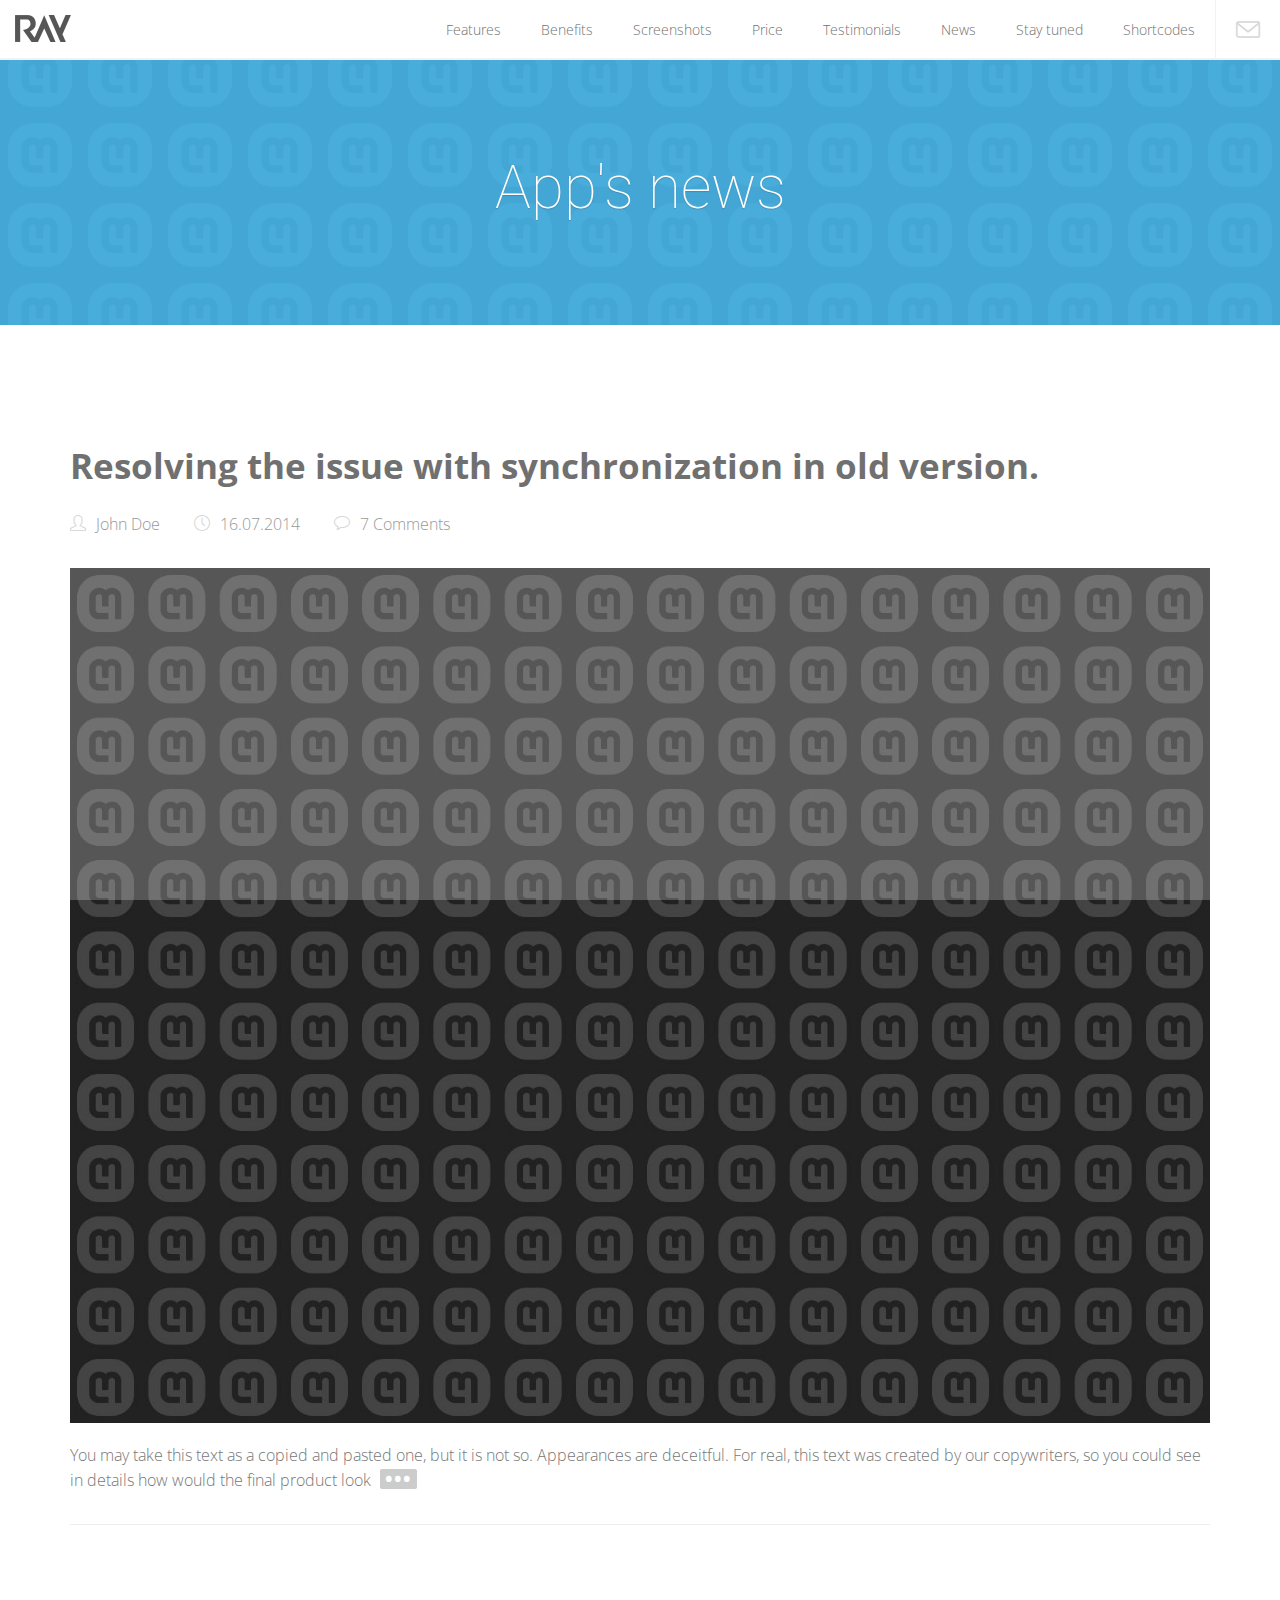
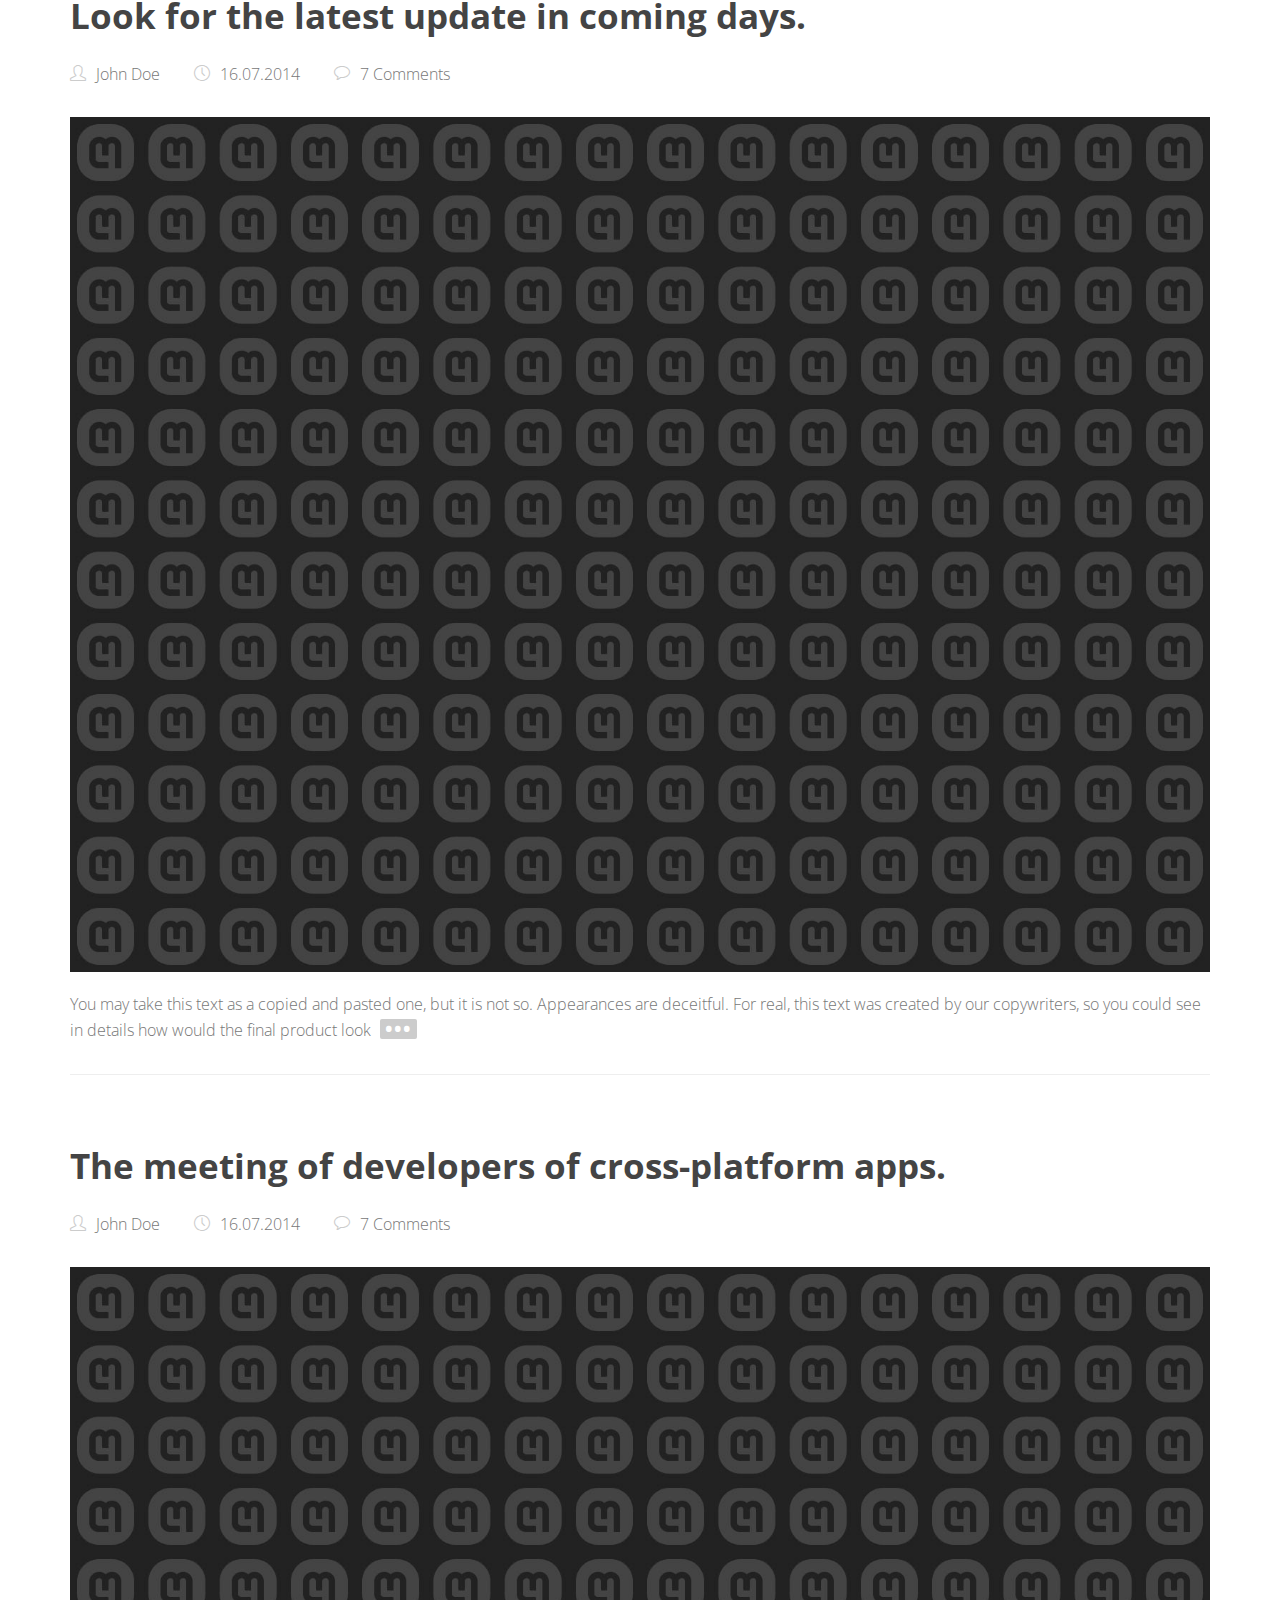
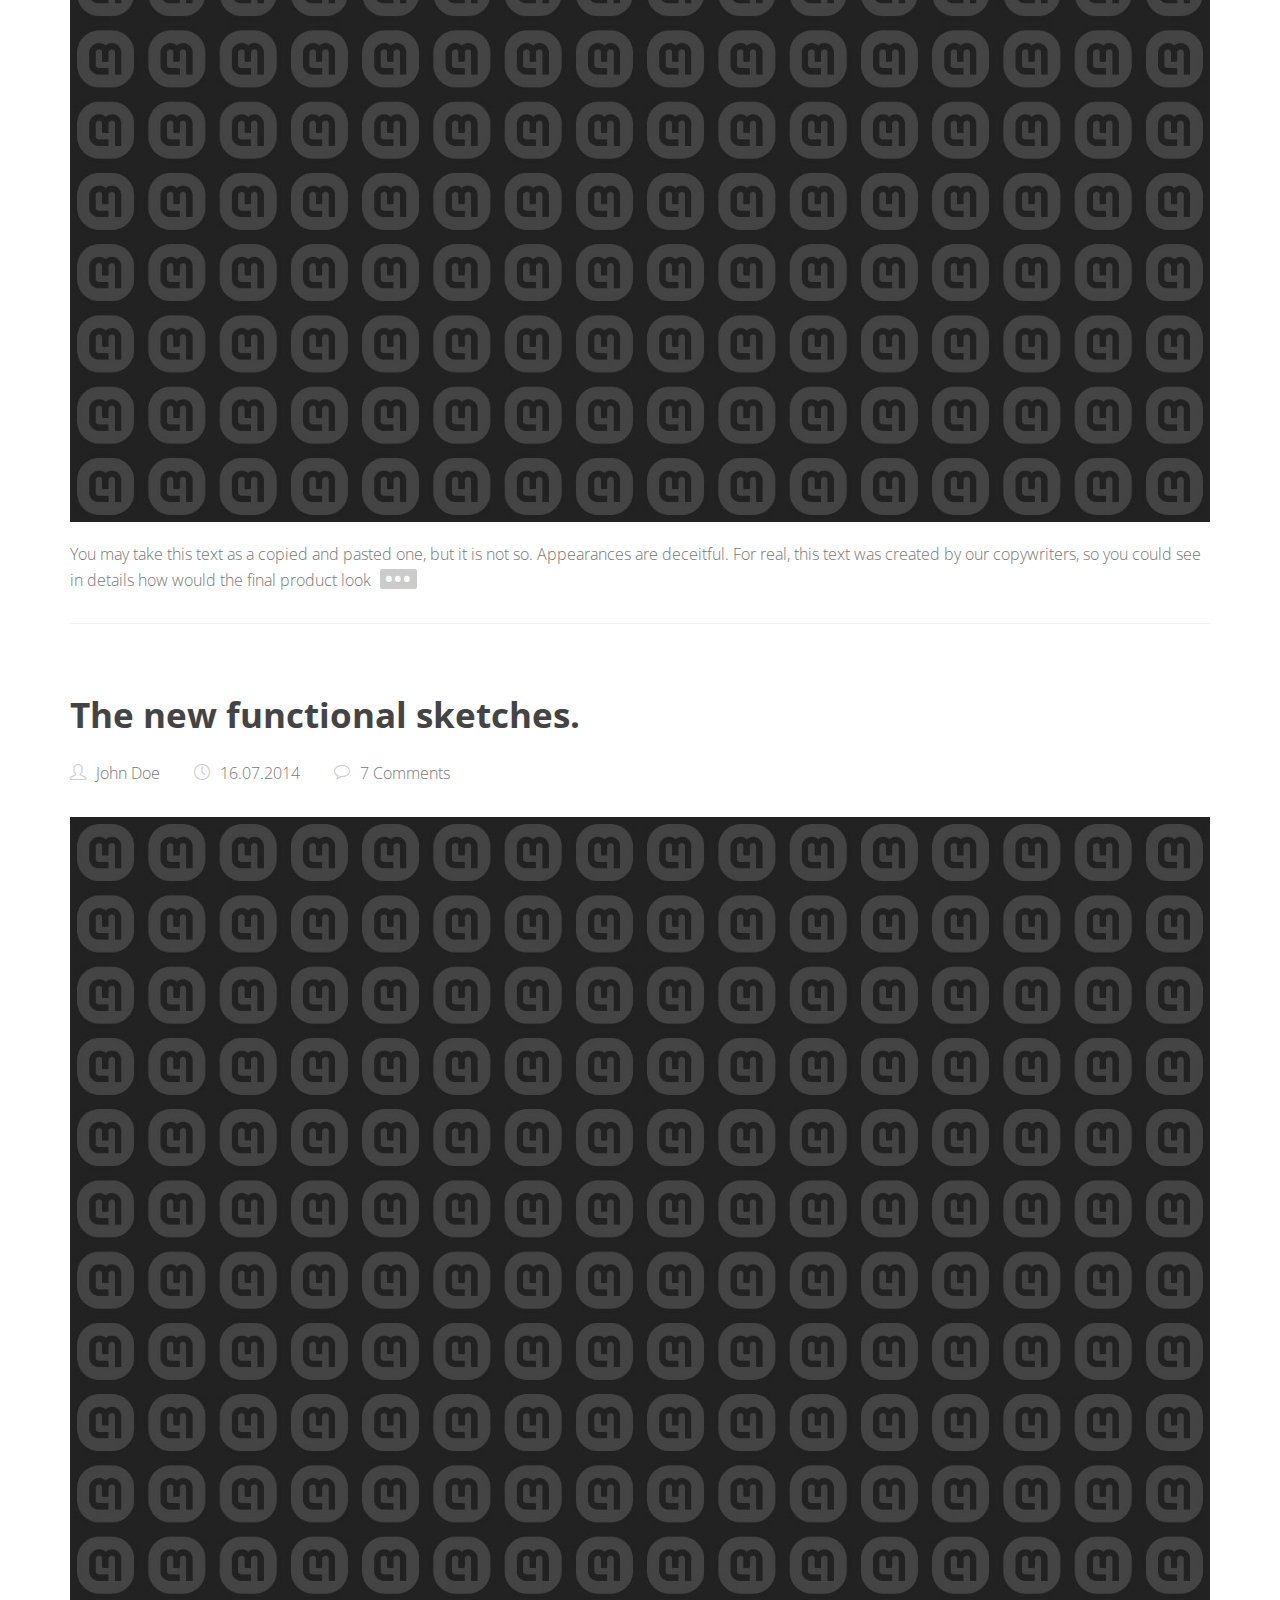
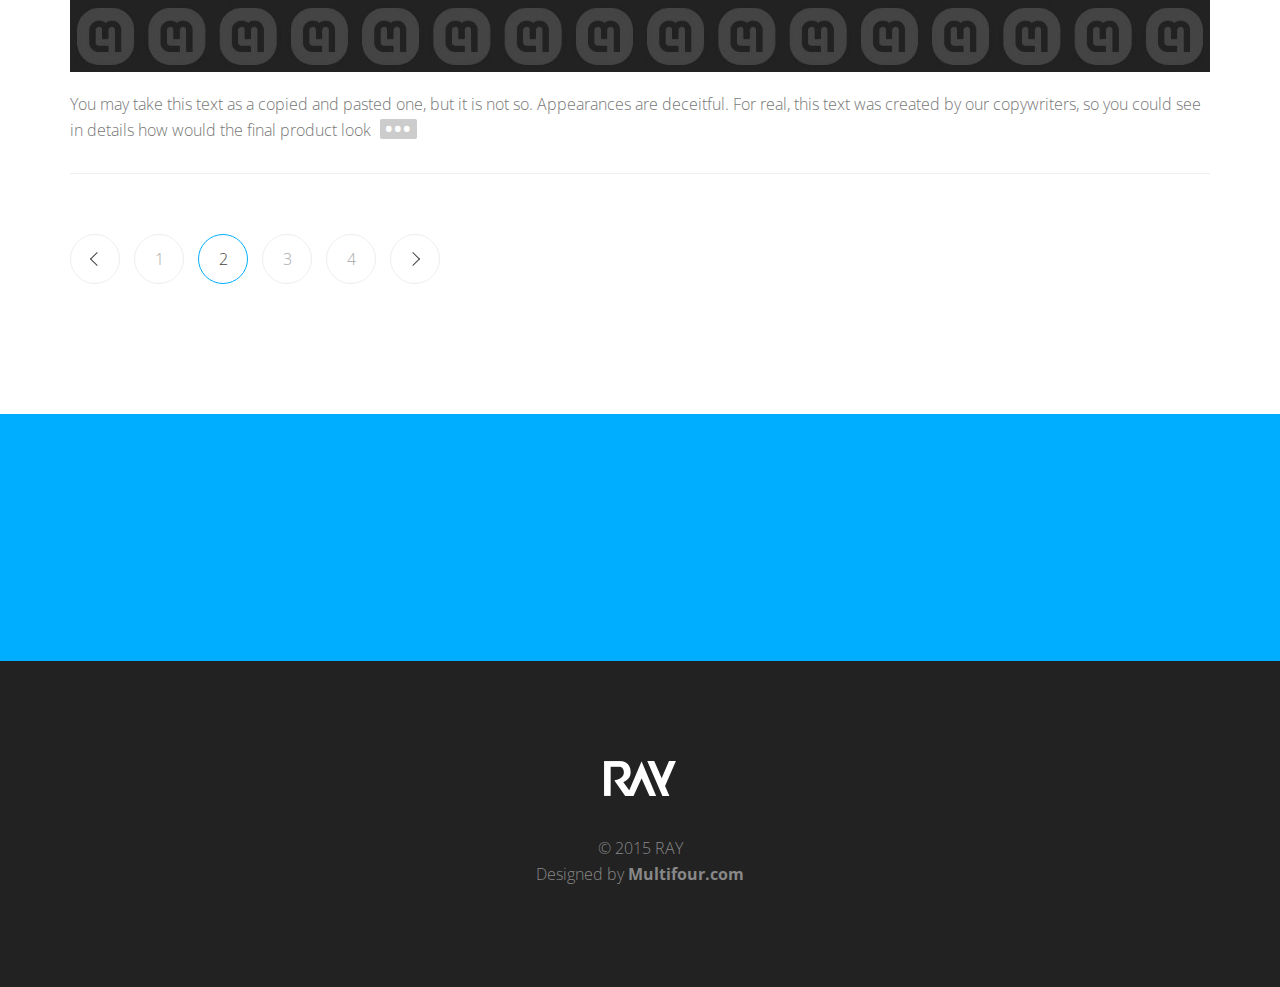
<file: blog-no-sidebar.html>
<!DOCTYPE html>

<html lang="en">
<head>

<!-- Html Page Specific -->
<meta charset="utf-8">
<title>Blog without sidebar | RAY - App Landing Page</title>
<meta name="description" content="RAY - App Landing Page">
<meta name="author" content="Multifour | multifour.com">

<!-- Mobile Specific -->
<meta name="viewport" content="width=device-width, initial-scale=1, maximum-scale=1.0, user-scalable=no">

<!--[if lt IE 9]>
    <script type="text/javascript" src="scripts/html5shiv.js"></script>
<![endif]-->

<!-- CSS -->
<link rel="stylesheet" href="css/bootstrap.min.css"/>
<link rel="stylesheet" href="css/animate.css"/>
<link rel="stylesheet" href="css/simple-line-icons.css"/>
<link rel="stylesheet" href="css/icomoon-soc-icons.css"/>
<link rel="stylesheet" href="css/magnific-popup.css"/>
<link rel="stylesheet" href="css/style.css"/>

<!-- Favicons -->
<link rel="icon" href="images/favicon.png">
<link rel="apple-touch-icon" href="images/apple-touch-icon.png">
<link rel="apple-touch-icon" sizes="72x72" href="images/apple-touch-icon-72x72.png">
<link rel="apple-touch-icon" sizes="114x114" href="images/apple-touch-icon-114x114.png">
</head>

<body>

<!-- PRELOADER -->
<div id="preloader">
	<div class="battery inner">
		<div class="load-line"></div>
	</div>
</div>

<div id="wrap"> 

	<!-- NAVIGATION BEGIN -->
	<nav class="navbar navbar-fixed-top">
			<div class="container_fluid"> 
				<a class="navbar-brand goto" href="index.html#wrap"> <img src="./images/logo_nav.png" alt="Your logo" height="27" width="56" /> </a>
				<a class="contact-btn icon-envelope" data-toggle="modal" data-target="#modalContact"></a>
				<button class="navbar-toggle menu-collapse-btn collapsed" data-toggle="collapse" data-target=".navMenuCollapse"> <span class="icon-bar"></span> <span class="icon-bar"></span> <span class="icon-bar"></span> </button>
				<div class="collapse navbar-collapse navMenuCollapse">
					<ul class="nav">
						<li><a href="index.html#features">Features</a> </li>
						<li><a href="index.html#benefits1">Benefits</a></li>
						<li><a href="index.html#screenshots">Screenshots</a></li>
					<li><a href="index.html#pricing-table">Price</a></li>
					<li><a href="index.html#testimonials">Testimonials</a></li>
						<li><a href="index.html#news">News</a></li>
						<li><a href="index.html#social">Stay tuned</a></li>
						<li><a href="shortcodes.html">Shortcodes</a></li>
					</ul>
				</div>
			</div>
		</nav>
	<!-- NAVIGAION END -->
	
	
	
	<!-- INTRO BEGIN -->
	<header id="blog-intro" class="intro-block bg-color-main" >
		<div class="container">
			<h1 class="slogan">App's news</h1>
		</div>
		<div class="block-bg" data-stellar-ratio="0.5"></div>
	</header>
	<!-- INTRO END --> 
	
	
	
	
	<!-- BLOG BEGIN -->
	<section id="blog">
		<div class="container">
			<div class="row">
				<div class="col-md-12 blog-content">
					<ul class="news-list post-list">
						<li>
							<h2><a href="single-no-sidebar.html">Resolving the issue with synchronization in old version.</a></h2>
							<div class="news-info">
								<div class="author"><i class="icon icon-user"></i>John Doe</div>
								<div class="date"><i class="icon icon-clock"></i>16.07.2014</div>
								<div class="comments"><i class="icon icon-bubble"></i>7 Comments</div>
							</div>
							<div class="post-content">
								<img src="images/post_img_4.jpg" alt="Resolving the issue with synchronization in old version" class="img-responsive"/>
								<p>You may take this text as a copied and pasted one, but it is not so. Appearances are deceitful. For real, this text was created by our copywriters, so you could see in details how would the final product look
								<a href="single-no-sidebar.html" class="read-more" title="read more">&bull;&bull;&bull;</a></p>
							</div>
						</li>
						<li>
							<h2><a href="single-no-sidebar.html">Look for the latest update in coming days.</a></h2>
							<div class="news-info">
								<div class="author"><i class="icon icon-user"></i>John Doe</div>
								<div class="date"><i class="icon icon-clock"></i>16.07.2014</div>
								<div class="comments"><i class="icon icon-bubble"></i>7 Comments</div>
							</div>
							<div class="post-content">
								<img src="images/post_img_1.jpg" alt="Look for the latest update in coming days" class="img-responsive"/>
								<p>You may take this text as a copied and pasted one, but it is not so. Appearances are deceitful. For real, this text was created by our copywriters, so you could see in details how would the final product look
								<a href="single-no-sidebar.html" class="read-more" title="read more">&bull;&bull;&bull;</a></p>
							</div>
						</li>
						<li>
							<h2><a href="single-no-sidebar.html">The meeting of developers of cross-platform apps.</a></h2>
							<div class="news-info">
								<div class="author"><i class="icon icon-user"></i>John Doe</div>
								<div class="date"><i class="icon icon-clock"></i>16.07.2014</div>
								<div class="comments"><i class="icon icon-bubble"></i>7 Comments</div>
							</div>
							<div class="post-content">
								<img src="images/post_img_2.jpg" alt="The meeting of developers of cross-platform apps" class="img-responsive"/>
								<p>You may take this text as a copied and pasted one, but it is not so. Appearances are deceitful. For real, this text was created by our copywriters, so you could see in details how would the final product look
								<a href="single-no-sidebar.html" class="read-more" title="read more">&bull;&bull;&bull;</a></p>
							</div>
						</li>
						<li>
							<h2><a href="single-no-sidebar.html">The new functional sketches.</a></h2>
							<div class="news-info">
								<div class="author"><i class="icon icon-user"></i>John Doe</div>
								<div class="date"><i class="icon icon-clock"></i>16.07.2014</div>
								<div class="comments"><i class="icon icon-bubble"></i>7 Comments</div>
							</div>
							<div class="post-content">
								<img src="images/post_img_3.jpg" alt="The new functional sketches" class="img-responsive"/>
								<p>You may take this text as a copied and pasted one, but it is not so. Appearances are deceitful. For real, this text was created by our copywriters, so you could see in details how would the final product look
								<a href="single-no-sidebar.html" class="read-more" title="read more">&bull;&bull;&bull;</a></p>
							</div>
						</li>
					</ul>
					
					<ul class="post-pagination">
						<li class="prev"><a href="#">&nbsp;</a></li>
						<li><a href="#">1</a></li>
						<li class="active"><a href="#">2</a></li>
						<li><a href="#">3</a></li>
						<li><a href="#">4</a></li>
						<li class="next"><a href="#">&nbsp;</a></li>
					</ul>
					
				</div>
			</div>
		</div>
	</section>
	<!-- BLOG END -->
	
	
	
	<!-- DOWNLOAD BEGIN -->
	<section id="download" class="bg-color-main">
		<div class="container-fluid wow fadeInDown">
			<a href="index.html#wrap" class="goto">
				<h2><i class="icon soc-icon-apple"></i>Download App</h2>
			</a>
		</div>
		<div class="block-bg" data-stellar-ratio="0.5"></div>
	</section>
	<!-- DOWNLOAD END -->
	
	
	
	<!-- FOOTER BEGIN -->
	<footer id="footer">
		<div class="container"> 
			<a href="index.html#wrap" class="logo goto"> <img src="./images/logo_small.png" alt="Your Logo" height="35" width="72"/> </a>
			<p class="copyright">&copy; 2015 RAY <br>
			Designed by <a href="http://multifour.com/" target="_blank">Multifour.com</a></p>
		</div>
	</footer>
	<!-- FOOTER END --> 
	
</div>


<!-- MODALS BEGIN--> 

<!-- subscribe modal-->
<div class="modal fade" id="modalMessage" tabindex="-1" role="dialog" aria-hidden="true">
	<div class="modal-dialog">
		<div class="modal-content">
			<button type="button" class="close" data-dismiss="modal" aria-hidden="true">&times;</button>
			<h3 class="modal-title"></h3>
		</div>
	</div>
</div>

<!-- contact modal-->
<div class="modal fade" id="modalContact" tabindex="-1" role="dialog" aria-hidden="true">
	<div class="modal-dialog">
		<div class="modal-content">
			<button type="button" class="close" data-dismiss="modal" aria-hidden="true">&times;</button>
			<h3 class="modal-title">Contact</h3>
			<form action="scripts/contact.php" role="form"  id="contact_form">
						<div class="form-group">
							<input type="text" class="form-control" id="contact_name" placeholder="Full name" name="name">
						</div>
						<div class="form-group">
							<input type="email" class="form-control" id="contact_email" placeholder="Email Address" name="email">
						</div>
						<div class="form-group">
							<textarea class="form-control" rows="3" placeholder="Your message or question" id="contact_message" name="message"></textarea>
						</div>
						<button type="submit" id="contact_submit" data-loading-text="&bull;&bull;&bull;"> <i class="icon icon-paper-plane"></i></button>
					</form>
		</div>
	</div>
</div>

<!-- MODALS END-->


<!-- JavaScript --> 
<script src="scripts/jquery-1.8.2.min.js"></script> 
<script src="scripts/bootstrap.min.js"></script> 
<script src="scripts/owl.carousel.min.js"></script> 
<script src="scripts/jquery.validate.min.js"></script> 
<script src="scripts/wow.min.js"></script> 
<script src="scripts/smoothscroll.js"></script> 
<script src="scripts/jquery.smooth-scroll.min.js"></script> 
<script src="scripts/jquery.superslides.min.js"></script>
<script src="scripts/placeholders.jquery.min.js"></script>
<script src="scripts/jquery.magnific-popup.min.js"></script>
<script src="scripts/jquery.stellar.min.js"></script>
<script src="scripts/retina.min.js"></script>
<script src="scripts/custom.js"></script> 

<!--[if lte IE 9]>
	<script src="scripts/respond.min.js"></script>
<![endif]-->
</body>
</html>
</file>
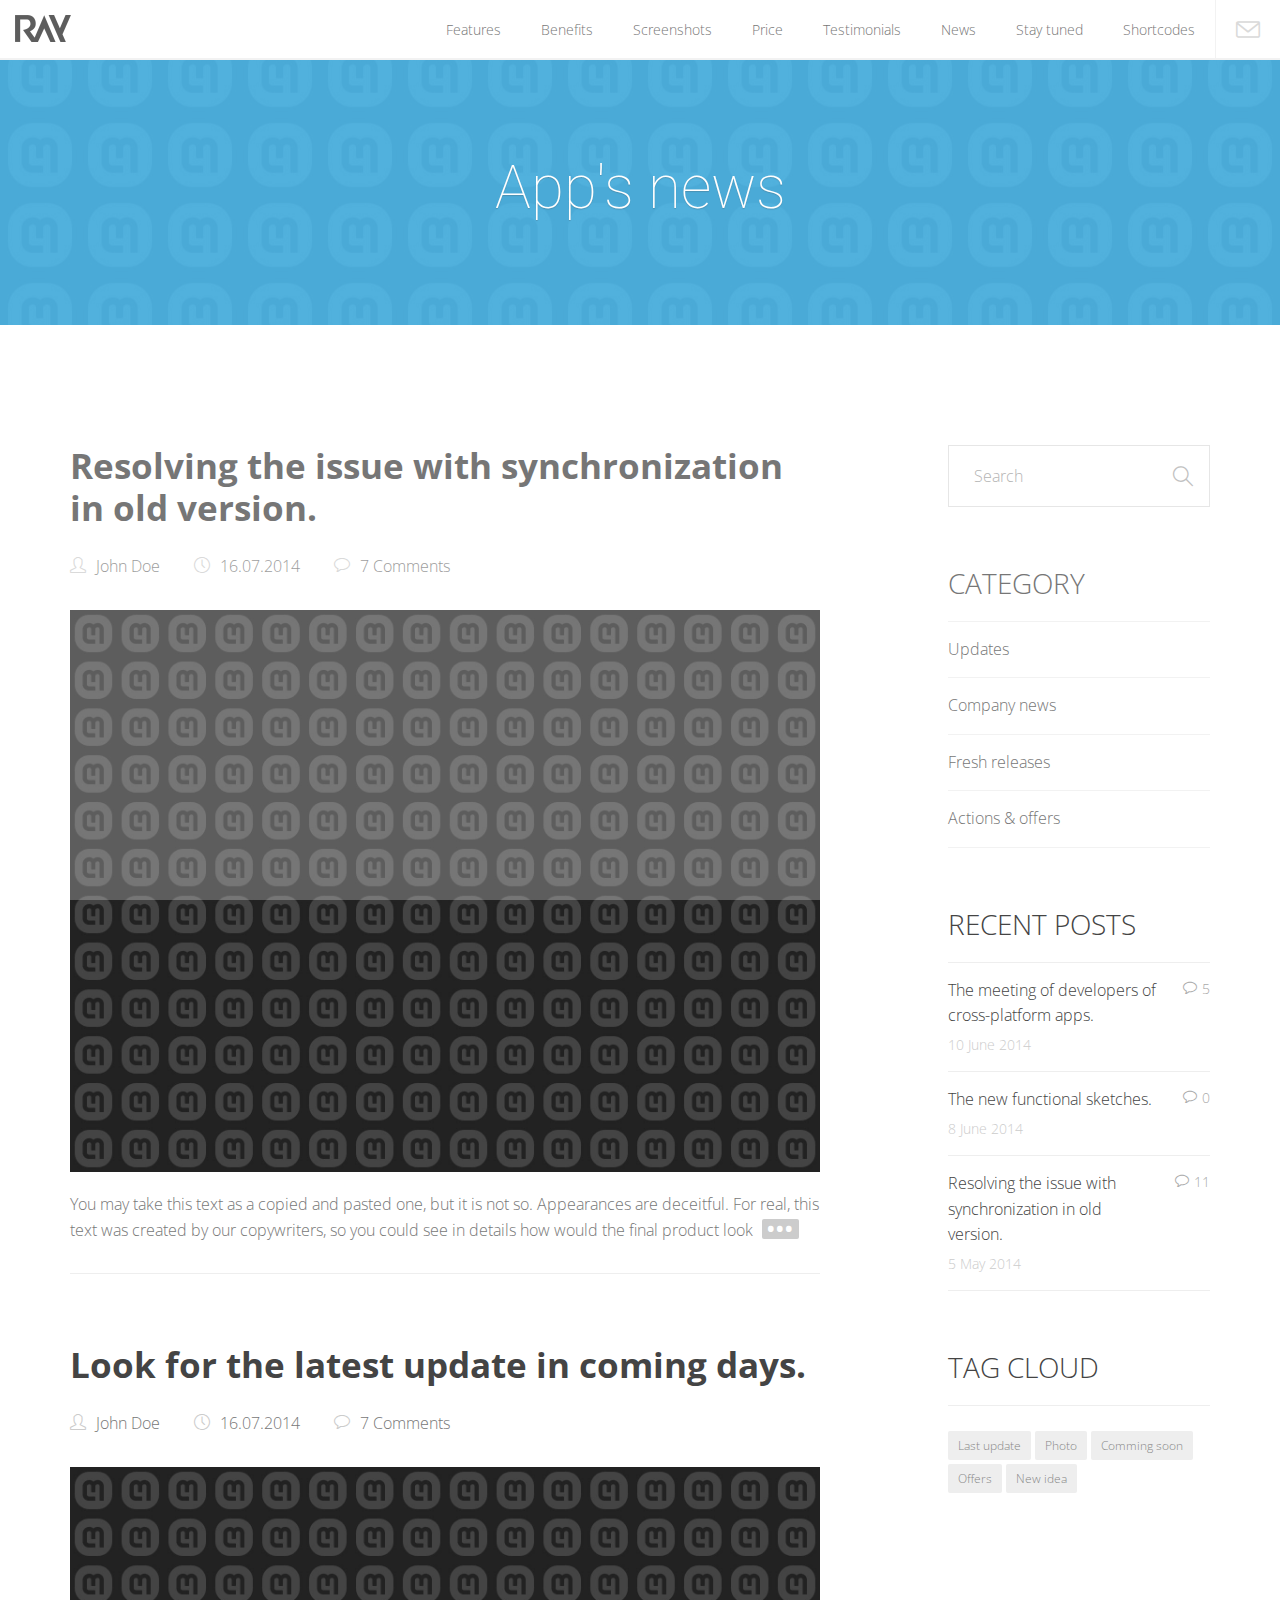
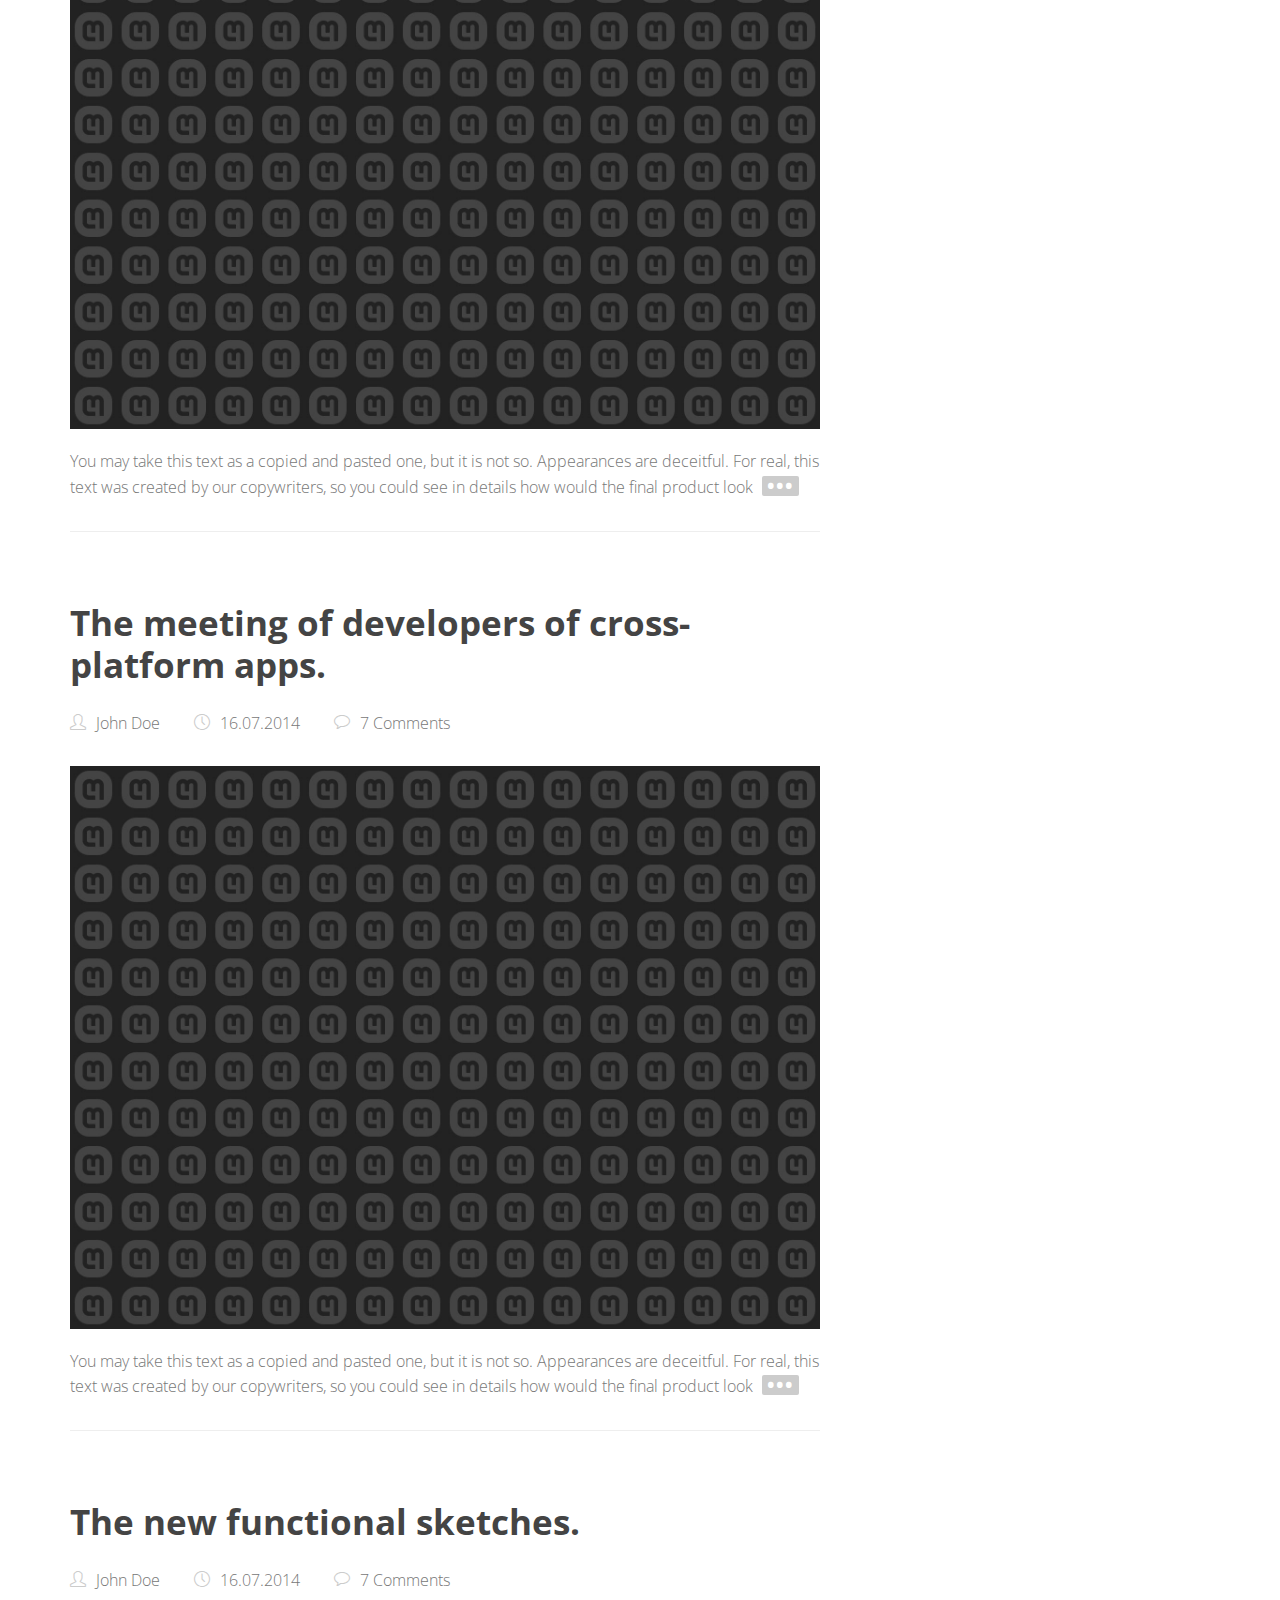
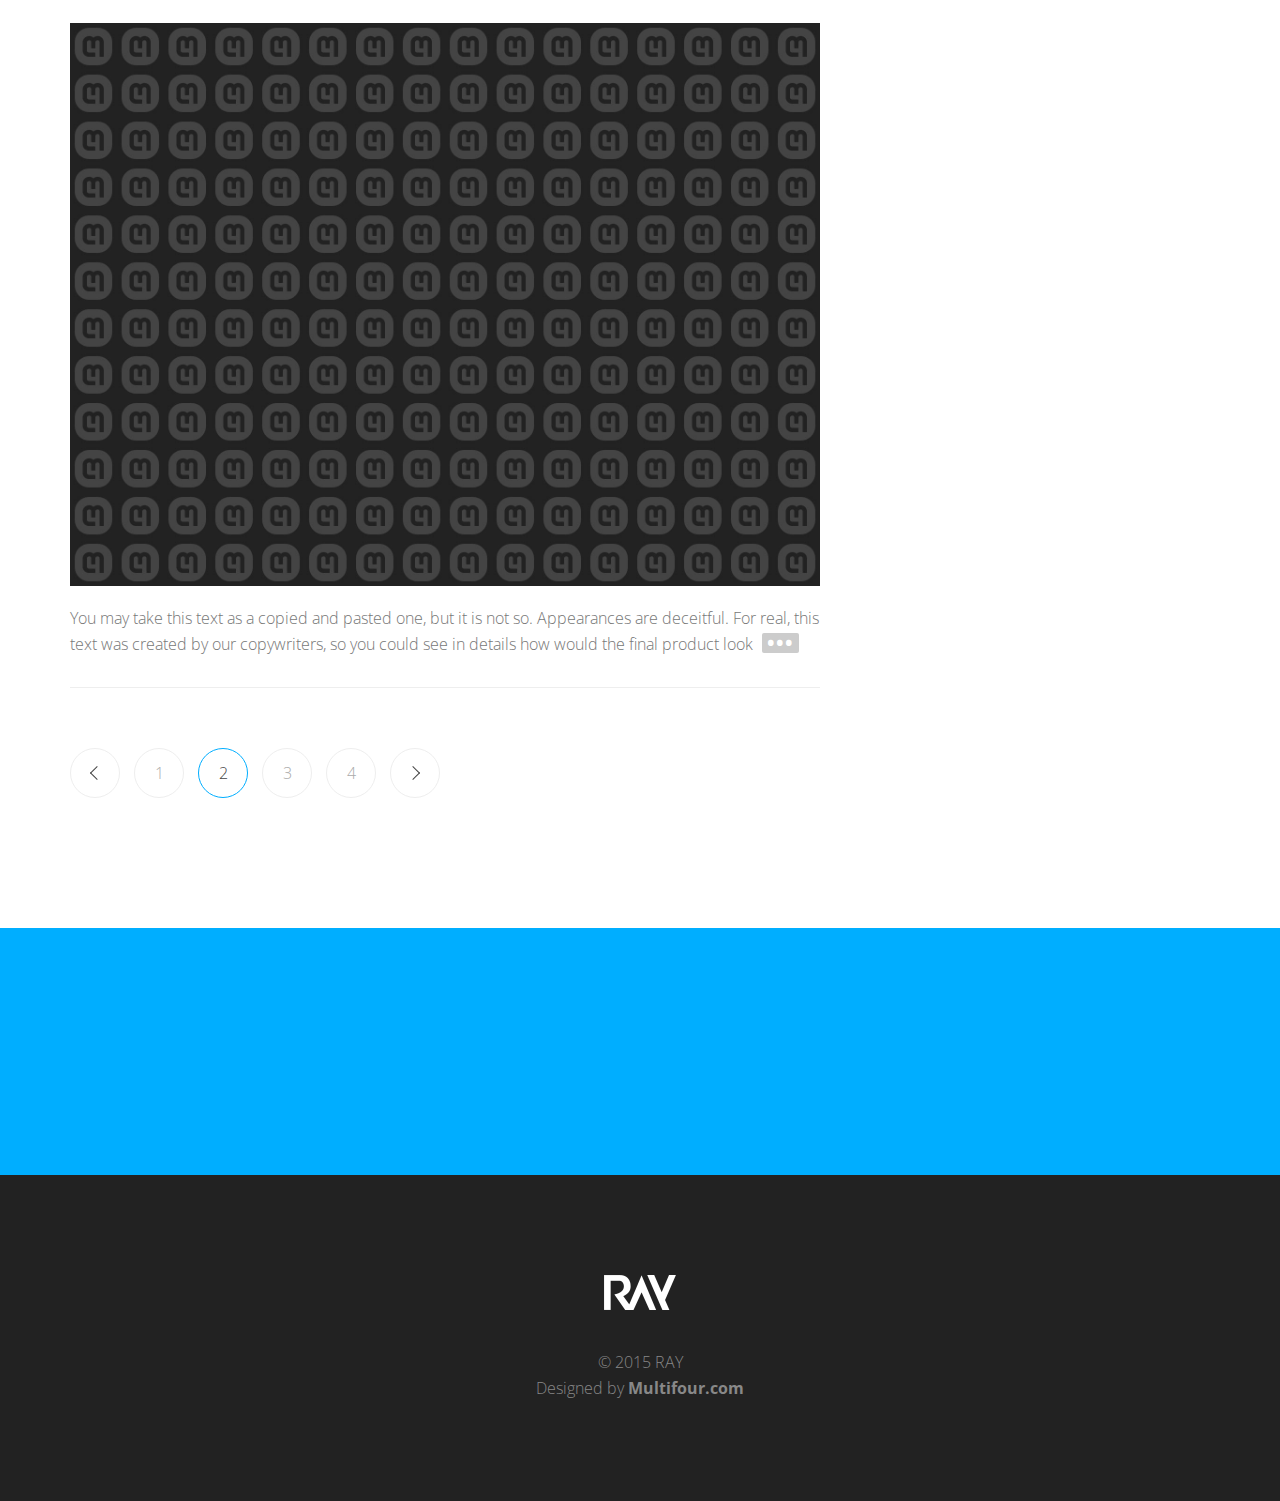
<file: blog.html>
<!DOCTYPE html>

<html lang="en">
<head>

<!-- Html Page Specific -->
<meta charset="utf-8">
<title>Blog | RAY - App Landing Page</title>
<meta name="description" content="RAY - App Landing Page">
<meta name="author" content="Multifour | multifour.com">

<!-- Mobile Specific -->
<meta name="viewport" content="width=device-width, initial-scale=1, maximum-scale=1.0, user-scalable=no">

<!--[if lt IE 9]>
    <script type="text/javascript" src="scripts/html5shiv.js"></script>
<![endif]-->

<!-- CSS -->
<link rel="stylesheet" href="css/bootstrap.min.css"/>
<link rel="stylesheet" href="css/animate.css"/>
<link rel="stylesheet" href="css/simple-line-icons.css"/>
<link rel="stylesheet" href="css/icomoon-soc-icons.css"/>
<link rel="stylesheet" href="css/magnific-popup.css"/>
<link rel="stylesheet" href="css/style.css"/>

<!-- Favicons -->
<link rel="icon" href="images/favicon.png">
<link rel="apple-touch-icon" href="images/apple-touch-icon.png">
<link rel="apple-touch-icon" sizes="72x72" href="images/apple-touch-icon-72x72.png">
<link rel="apple-touch-icon" sizes="114x114" href="images/apple-touch-icon-114x114.png">
</head>

<body>

<!-- PRELOADER -->
<div id="preloader">
	<div class="battery inner">
		<div class="load-line"></div>
	</div>
</div>

<div id="wrap"> 

	<!-- NAVIGATION BEGIN -->
	<nav class="navbar navbar-fixed-top">
			<div class="container_fluid"> 
				<a class="navbar-brand goto" href="index.html#wrap"> <img src="./images/logo_nav.png" alt="Your logo" height="27" width="56" /> </a>
				<a class="contact-btn icon-envelope" data-toggle="modal" data-target="#modalContact"></a>
				<button class="navbar-toggle menu-collapse-btn collapsed" data-toggle="collapse" data-target=".navMenuCollapse"> <span class="icon-bar"></span> <span class="icon-bar"></span> <span class="icon-bar"></span> </button>
				<div class="collapse navbar-collapse navMenuCollapse">
					<ul class="nav">
						<li><a href="index.html#features">Features</a> </li>
						<li><a href="index.html#benefits1">Benefits</a></li>
						<li><a href="index.html#screenshots">Screenshots</a></li>
					<li><a href="index.html#pricing-table">Price</a></li>
					<li><a href="index.html#testimonials">Testimonials</a></li>
						<li><a href="index.html#news">News</a></li>
						<li><a href="index.html#social">Stay tuned</a></li>
						<li><a href="shortcodes.html">Shortcodes</a></li>
					</ul>
				</div>
			</div>
		</nav>
	<!-- NAVIGAION END -->
	
	
	
	<!-- INTRO BEGIN -->
	<header id="blog-intro" class="intro-block bg-color-main" >
		<div class="container">
			<h1 class="slogan">App's news</h1>
		</div>
		<div class="block-bg" data-stellar-ratio="0.5"></div>
	</header>
	<!-- INTRO END --> 
	
	
	
	
	<!-- BLOG BEGIN -->
	<section id="blog">
		<div class="container">
			<div class="row">
				<div class="col-md-8 blog-content-sidebar">
					<ul class="news-list post-list">
						<li>
							<h2><a href="single.html">Resolving the issue with synchronization in old version.</a></h2>
							<div class="news-info">
								<div class="author"><i class="icon icon-user"></i>John Doe</div>
								<div class="date"><i class="icon icon-clock"></i>16.07.2014</div>
								<div class="comments"><i class="icon icon-bubble"></i>7 Comments</div>
							</div>
							<div class="post-content">
								<img src="images/post_img_4.jpg" alt="Resolving the issue with synchronization in old version" class="img-responsive"/>
								<p>You may take this text as a copied and pasted one, but it is not so. Appearances are deceitful. For real, this text was created by our copywriters, so you could see in details how would the final product look
								<a href="single.html" class="read-more" title="read more">&bull;&bull;&bull;</a></p>
							</div>
						</li>
						<li>
							<h2><a href="single.html">Look for the latest update in coming days.</a></h2>
							<div class="news-info">
								<div class="author"><i class="icon icon-user"></i>John Doe</div>
								<div class="date"><i class="icon icon-clock"></i>16.07.2014</div>
								<div class="comments"><i class="icon icon-bubble"></i>7 Comments</div>
							</div>
							<div class="post-content">
								<img src="images/post_img_1.jpg" alt="Look for the latest update in coming days" class="img-responsive"/>
								<p>You may take this text as a copied and pasted one, but it is not so. Appearances are deceitful. For real, this text was created by our copywriters, so you could see in details how would the final product look
								<a href="single.html" class="read-more" title="read more">&bull;&bull;&bull;</a></p>
							</div>
						</li>
						<li>
							<h2><a href="single.html">The meeting of developers of cross-platform apps.</a></h2>
							<div class="news-info">
								<div class="author"><i class="icon icon-user"></i>John Doe</div>
								<div class="date"><i class="icon icon-clock"></i>16.07.2014</div>
								<div class="comments"><i class="icon icon-bubble"></i>7 Comments</div>
							</div>
							<div class="post-content">
								<img src="images/post_img_2.jpg" alt="The meeting of developers of cross-platform apps" class="img-responsive"/>
								<p>You may take this text as a copied and pasted one, but it is not so. Appearances are deceitful. For real, this text was created by our copywriters, so you could see in details how would the final product look
								<a href="single.html" class="read-more" title="read more">&bull;&bull;&bull;</a></p>
							</div>
						</li>
						<li>
							<h2><a href="single.html">The new functional sketches.</a></h2>
							<div class="news-info">
								<div class="author"><i class="icon icon-user"></i>John Doe</div>
								<div class="date"><i class="icon icon-clock"></i>16.07.2014</div>
								<div class="comments"><i class="icon icon-bubble"></i>7 Comments</div>
							</div>
							<div class="post-content">
								<img src="images/post_img_3.jpg" alt="The new functional sketches" class="img-responsive"/>
								<p>You may take this text as a copied and pasted one, but it is not so. Appearances are deceitful. For real, this text was created by our copywriters, so you could see in details how would the final product look
								<a href="single.html" class="read-more" title="read more">&bull;&bull;&bull;</a></p>
							</div>
						</li>
					</ul>
					
					<ul class="post-pagination">
						<li class="prev"><a href="#">&nbsp;</a></li>
						<li><a href="#">1</a></li>
						<li class="active"><a href="#">2</a></li>
						<li><a href="#">3</a></li>
						<li><a href="#">4</a></li>
						<li class="next"><a href="#">&nbsp;</a></li>
					</ul>
					
				</div>
				<aside class="col-md-3 col-md-offset-1 blog-sidebar">
		<div class="search">
			<form id="search_form">
				<div class="input-group">
					<input class="form-control" type="text" name="search" placeholder="Search " value="">
					<div class="input-group-btn">
						<button type="submit" class="icon-magnifier btn"></button>
					</div>
				</div>
			</form>
		</div>
		<div class="widget category">
			<h3>Category</h3>
			<ul>
				<li><a href="#">Updates</a></li>
				<li><a href="#">Company news</a></li>
				<li><a href="#">Fresh releases</a></li>
				<li><a href="#">Actions &amp; offers</a></li>
			</ul>
		</div>
		<div class="widget recent_posts">
			<h3>Recent posts</h3>
			<ul>
				<li>
					<a href="#">The meeting of developers of cross-platform apps.</a>
					<span class="date">10 June 2014</span>
					<span class="comments"><i class="icon icon-bubble"></i>5</span>
				</li>
				<li>
					<a href="#">The new functional sketches.</a>
					<span class="date">8 June 2014</span>
					<span class="comments"><i class="icon icon-bubble"></i>0</span>
				</li>
				<li>
					<a href="#">Resolving the issue with synchronization in old version.</a>
					<span class="date">5 May 2014</span>
					<span class="comments"><i class="icon icon-bubble"></i>11</span>
				</li>
			</ul>
		</div>
		<div class="widget tag_cloud">
			<h3>Tag cloud</h3>
			<ul class="tags">
				<li><a href="#">Last update</a></li>
				<li><a href="#">Photo</a></li>
				<li><a href="#">Comming soon</a></li>
				<li><a href="#">Offers</a></li>
				<li><a href="#">New idea</a></li>
			</ul>
		</div>
				</aside>
			</div>
		</div>
	</section>
	<!-- BLOG END -->
	
	
	
	<!-- DOWNLOAD BEGIN -->
	<section id="download" class="bg-color-main">
		<div class="container-fluid wow fadeInDown">
			<a href="index.html#wrap" class="goto">
				<h2><i class="icon soc-icon-apple"></i>Download App</h2>
			</a>
		</div>
		<div class="block-bg" data-stellar-ratio="0.5"></div>
	</section>
	<!-- DOWNLOAD END -->
	
	
	
	<!-- FOOTER BEGIN -->
	<footer id="footer">
		<div class="container"> 
			<a href="index.html#wrap" class="logo goto"> <img src="./images/logo_small.png" alt="Your Logo" height="35" width="72"/> </a>
			<p class="copyright">&copy; 2015 RAY <br>
			Designed by <a href="http://multifour.com/" target="_blank">Multifour.com</a></p>
		</div>
	</footer>
	<!-- FOOTER END --> 
	
</div>


<!-- MODALS BEGIN--> 

<!-- subscribe modal-->
<div class="modal fade" id="modalMessage" tabindex="-1" role="dialog" aria-hidden="true">
	<div class="modal-dialog">
		<div class="modal-content">
			<button type="button" class="close" data-dismiss="modal" aria-hidden="true">&times;</button>
			<h3 class="modal-title"></h3>
		</div>
	</div>
</div>

<!-- contact modal-->
<div class="modal fade" id="modalContact" tabindex="-1" role="dialog" aria-hidden="true">
	<div class="modal-dialog">
		<div class="modal-content">
			<button type="button" class="close" data-dismiss="modal" aria-hidden="true">&times;</button>
			<h3 class="modal-title">Contact</h3>
			<form action="scripts/contact.php" role="form"  id="contact_form">
						<div class="form-group">
							<input type="text" class="form-control" id="contact_name" placeholder="Full name" name="name">
						</div>
						<div class="form-group">
							<input type="email" class="form-control" id="contact_email" placeholder="Email Address" name="email">
						</div>
						<div class="form-group">
							<textarea class="form-control" rows="3" placeholder="Your message or question" id="contact_message" name="message"></textarea>
						</div>
						<button type="submit" id="contact_submit" data-loading-text="&bull;&bull;&bull;"> <i class="icon icon-paper-plane"></i></button>
					</form>
		</div>
	</div>
</div>

<!-- MODALS END-->


<!-- JavaScript --> 
<script src="scripts/jquery-1.8.2.min.js"></script> 
<script src="scripts/bootstrap.min.js"></script> 
<script src="scripts/owl.carousel.min.js"></script> 
<script src="scripts/jquery.validate.min.js"></script> 
<script src="scripts/wow.min.js"></script> 
<script src="scripts/smoothscroll.js"></script> 
<script src="scripts/jquery.smooth-scroll.min.js"></script> 
<script src="scripts/jquery.superslides.min.js"></script>
<script src="scripts/placeholders.jquery.min.js"></script>
<script src="scripts/jquery.magnific-popup.min.js"></script>
<script src="scripts/jquery.stellar.min.js"></script>
<script src="scripts/retina.min.js"></script>
<script src="scripts/custom.js"></script> 

<!--[if lte IE 9]>
	<script src="scripts/respond.min.js"></script>
<![endif]-->
</body>
</html>
</file>
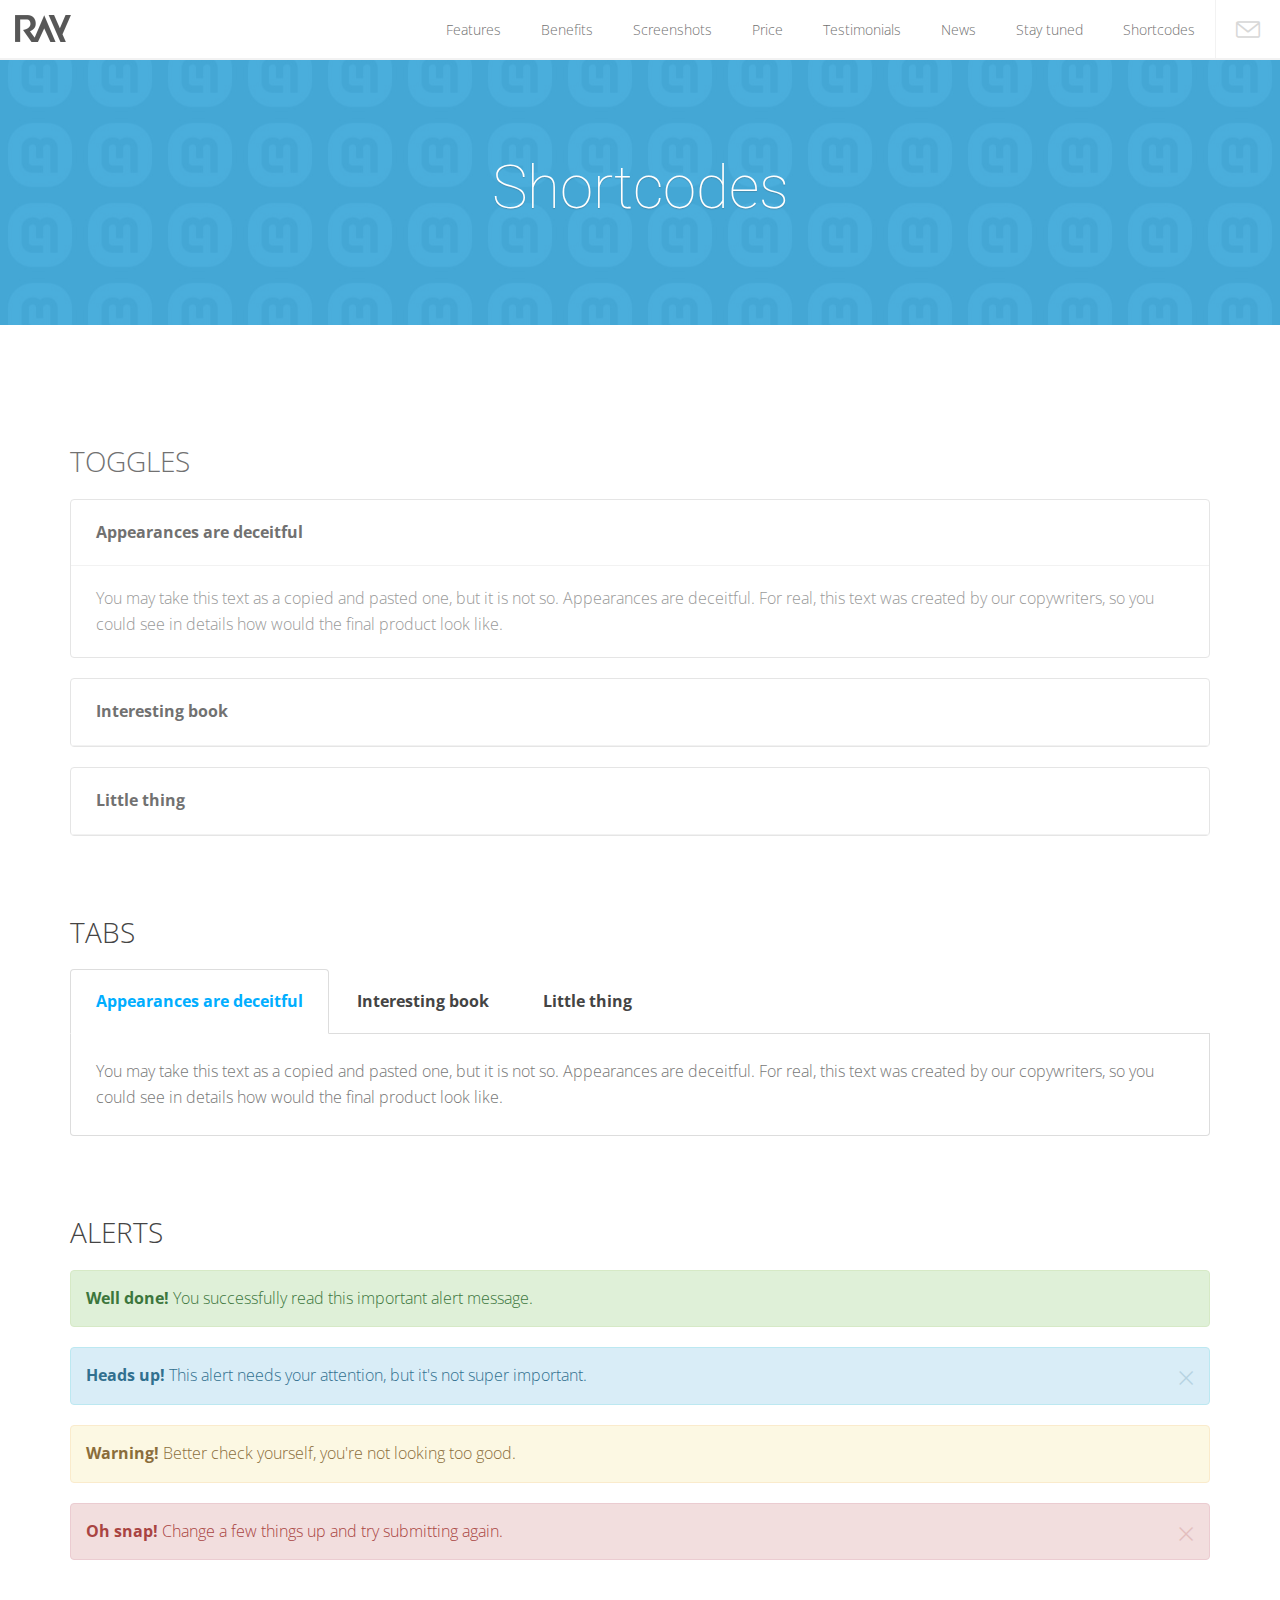
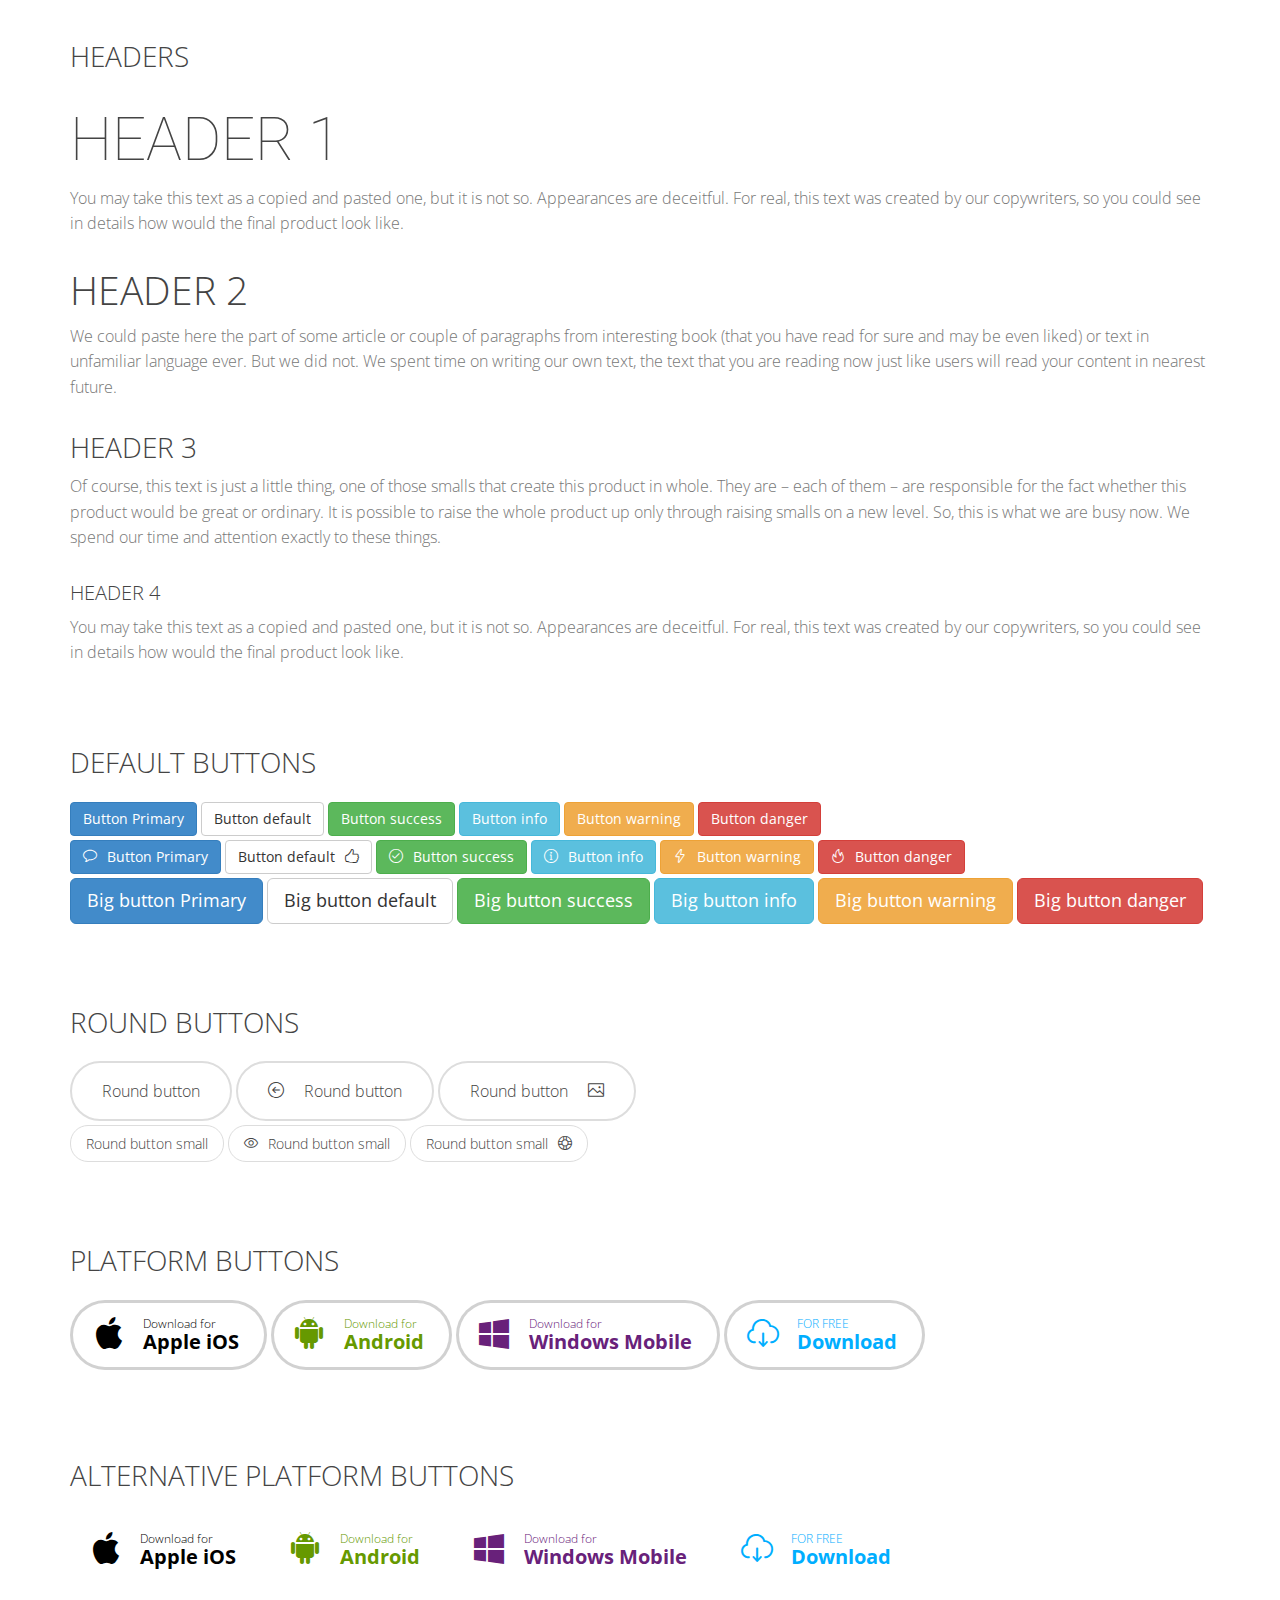
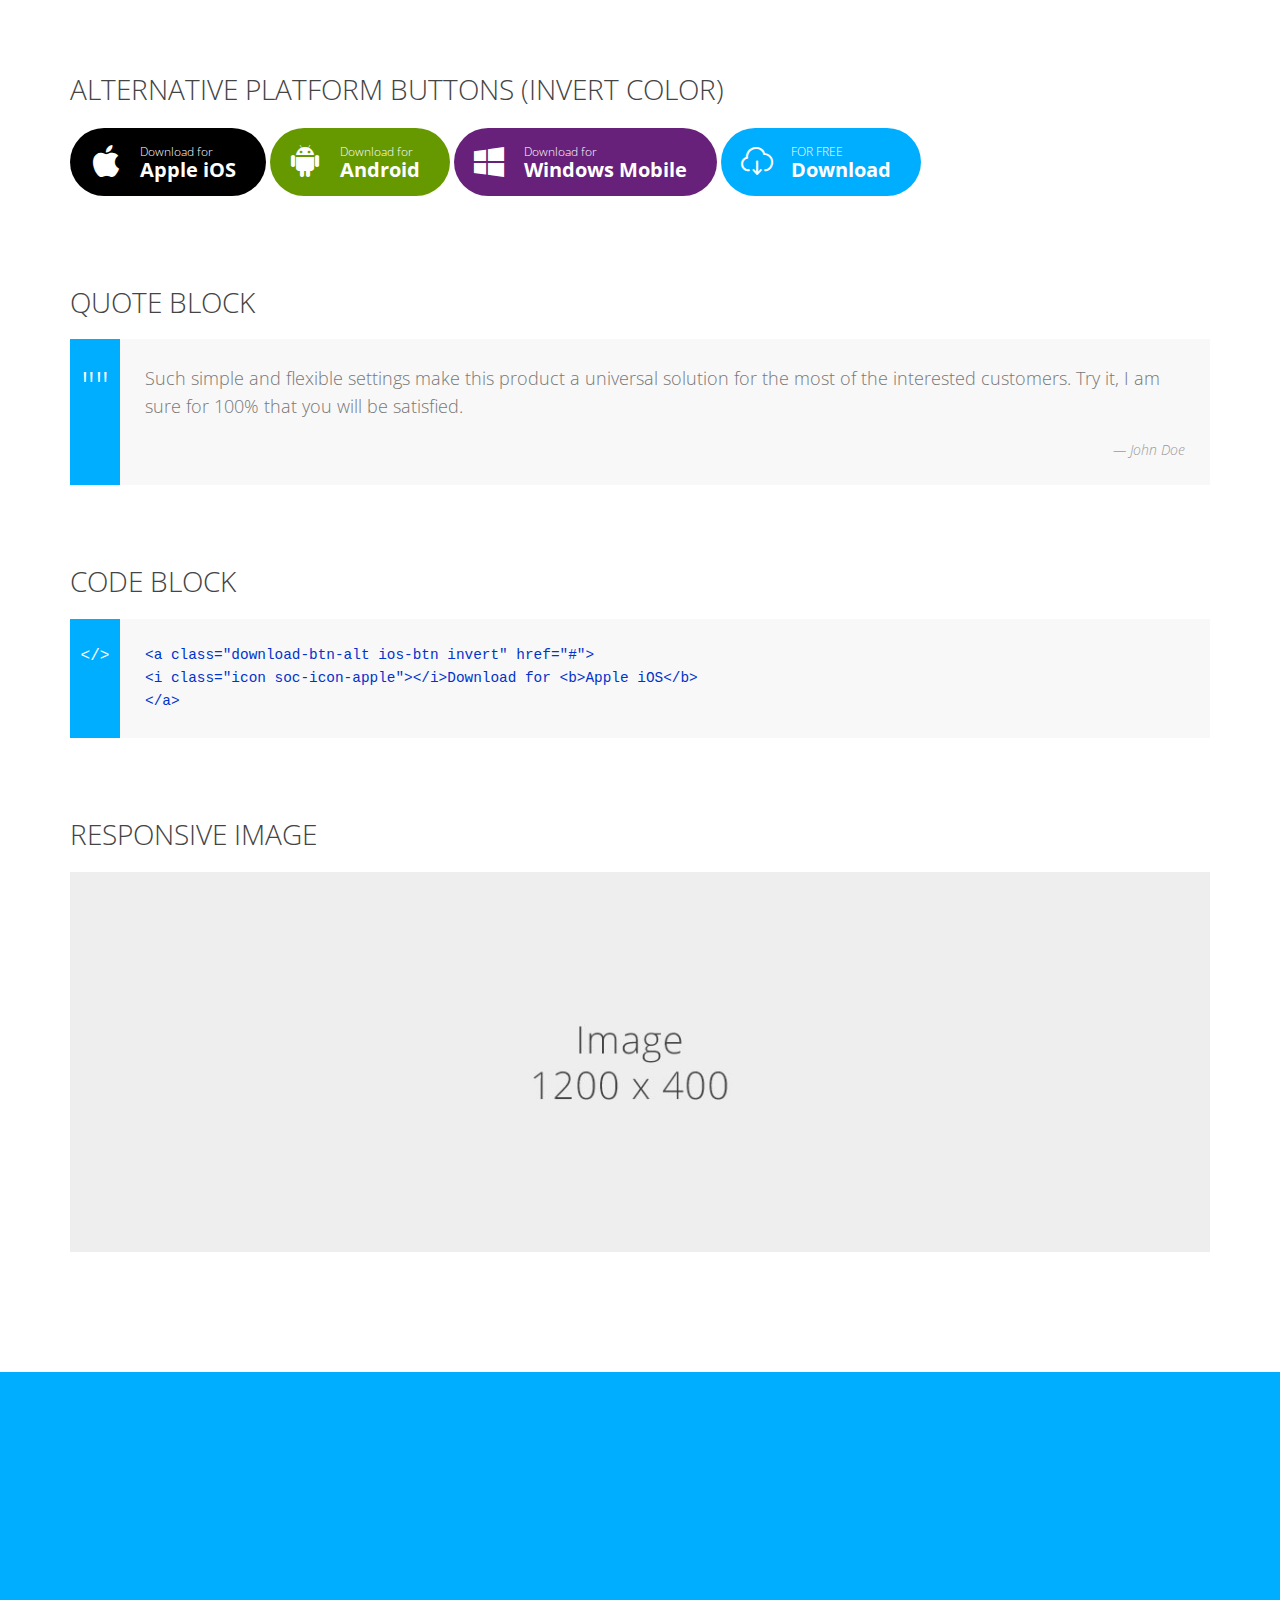
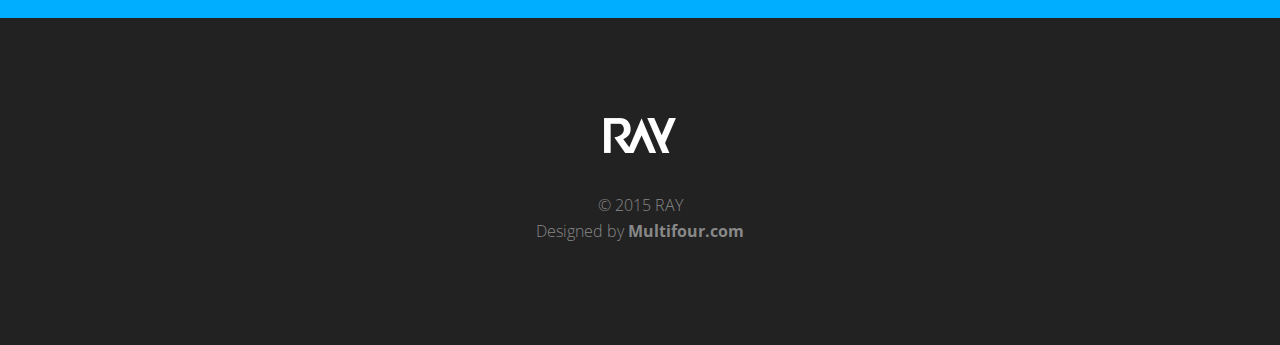
<file: shortcodes.html>
<!DOCTYPE html>

<html lang="en">
<head>

<!-- Html Page Specific -->
<meta charset="utf-8">
<title>Shortcodes | RAY - App Landing Page</title>
<meta name="description" content="RAY - App Landing Page">
<meta name="author" content="Multifour | multifour.com">

<!-- Mobile Specific -->
<meta name="viewport" content="width=device-width, initial-scale=1, maximum-scale=1.0, user-scalable=no">

<!--[if lt IE 9]>
    <script type="text/javascript" src="scripts/html5shiv.js"></script>
<![endif]-->

<!-- CSS -->
<link rel="stylesheet" href="css/bootstrap.min.css"/>
<link rel="stylesheet" href="css/animate.css"/>
<link rel="stylesheet" href="css/simple-line-icons.css"/>
<link rel="stylesheet" href="css/icomoon-soc-icons.css"/>
<link rel="stylesheet" href="css/magnific-popup.css"/>
<link rel="stylesheet" href="css/style.css"/>

<!-- Favicons -->
<link rel="icon" href="images/favicon.png">
<link rel="apple-touch-icon" href="images/apple-touch-icon.png">
<link rel="apple-touch-icon" sizes="72x72" href="images/apple-touch-icon-72x72.png">
<link rel="apple-touch-icon" sizes="114x114" href="images/apple-touch-icon-114x114.png">
</head>

<body>

<!-- PRELOADER -->
<div id="preloader">
	<div class="battery inner">
		<div class="load-line"></div>
	</div>
</div>

<div id="wrap">  
	
	<!-- NAVIGATION BEGIN -->
	<nav class="navbar navbar-fixed-top">
		<div class="container_fluid"> <a class="navbar-brand goto" href="index.html#wrap"> <img src="./images/logo_nav.png" alt="Your logo" height="27" width="56" /> </a> <a class="contact-btn icon-envelope" data-toggle="modal" data-target="#modalContact"></a>
			<button class="navbar-toggle menu-collapse-btn collapsed" data-toggle="collapse" data-target=".navMenuCollapse"> <span class="icon-bar"></span> <span class="icon-bar"></span> <span class="icon-bar"></span> </button>
			<div class="collapse navbar-collapse navMenuCollapse">
				<ul class="nav">
					<li><a href="index.html#features">Features</a> </li>
					<li><a href="index.html#benefits1">Benefits</a></li>
					<li><a href="index.html#screenshots">Screenshots</a></li>
					<li><a href="index.html#pricing-table">Price</a></li>
					<li><a href="index.html#testimonials">Testimonials</a></li>
					<li><a href="index.html#news">News</a></li>
					<li><a href="index.html#social">Stay tuned</a></li>
					<li><a href="shortcodes.html">Shortcodes</a></li>
				</ul>
			</div>
		</div>
	</nav>
	<!-- NAVIGAION END --> 
	
	<!-- INTRO BEGIN -->
	<header id="blog-intro" class="intro-block bg-color-main" >
		<div class="container">
			<h1 class="slogan">Shortcodes</h1>
		</div>
		<div class="block-bg" data-stellar-ratio="0.5"></div>
	</header>
	<!-- INTRO END --> 
	
	<!-- BLOG BEGIN -->
	<section id="blog">
		<div class="container">
			<div class="row">
				<div id="shortcodes" class="col-md-12 single-content">
					<h3 class="sep">Toggles</h3>
				<div class="panel"> <a class="panel-heading" data-toggle="collapse" href="#collapseOne">Appearances are deceitful</a>
					<div id="collapseOne" class="panel-collapse collapse in">
						<div class="panel-body">You may take this text as a copied and pasted one, but it is not so. Appearances are deceitful. For real, this text was created by our copywriters, so you could see in details how would the final product look like.</div>
					</div>
				</div>
				<div class="panel"> <a class="panel-heading collapsed" data-toggle="collapse" href="#collapseTwo">Interesting book</a>
					<div id="collapseTwo" class="panel-collapse collapse">
						<div class="panel-body">We could paste here the part of some article or couple of paragraphs from interesting book (that you have read for sure and may be even liked) or text in unfamiliar language ever. But we did not. We spent time on writing our own text, the text that you are reading now just like users will read your content in nearest future.</div>
					</div>
				</div>
				<div class="panel"> <a class="panel-heading collapsed" data-toggle="collapse" href="#collapseThree">Little thing</a>
					<div id="collapseThree" class="panel-collapse collapse">
						<div class="panel-body">Of course, this text is just a little thing, one of those smalls that create this product in whole. They are – each of them – are responsible for the fact whether this product would be great or ordinary. It is possible to raise the whole product up only through raising smalls on a new level. So, this is what we are busy now. We spend our time and attention exactly to these things.</div>
					</div>
				</div>
				<h3 class="sep">Tabs</h3>
				<ul id="myTab" class="nav nav-tabs">
					<li class="active"><a href="#tab1" data-toggle="tab">Appearances are deceitful</a></li>
					<li class=""><a href="#tab2" data-toggle="tab">Interesting book</a></li>
					<li class=""><a href="#tab3" data-toggle="tab">Little thing</a></li>
				</ul>
				<div id="myTabContent" class="tab-content">
					<div class="tab-pane fade active in" id="tab1">
						You may take this text as a copied and pasted one, but it is not so. Appearances are deceitful. For real, this text was created by our copywriters, so you could see in details how would the final product look like.
					</div>
					<div class="tab-pane fade" id="tab2">
						We could paste here the part of some article or couple of paragraphs from interesting book (that you have read for sure and may be even liked) or text in unfamiliar language ever. But we did not. We spent time on writing our own text, the text that you are reading now just like users will read your content in nearest future.
					</div>
					<div class="tab-pane fade" id="tab3">
						Of course, this text is just a little thing, one of those smalls that create this product in whole. They are – each of them – are responsible for the fact whether this product would be great or ordinary. It is possible to raise the whole product up only through raising smalls on a new level. So, this is what we are busy now. We spend our time and attention exactly to these things.
					</div>
				</div>
				<h3 class="sep">Alerts</h3>
				<div class="alert alert-success"> <strong>Well done!</strong> You successfully read this important alert message. </div>
				<div class="alert alert-info alert-dismissable">
					<button type="button" class="close" data-dismiss="alert" aria-hidden="true">&times;</button>
					<strong>Heads up!</strong> This alert needs your attention, but it's not super important. </div>
				<div class="alert alert-warning"> <strong>Warning!</strong> Better check yourself, you're not looking too good. </div>
				<div class="alert alert-danger alert-dismissable">
					<button type="button" class="close" data-dismiss="alert" aria-hidden="true">&times;</button>
					<strong>Oh snap!</strong> Change a few things up and try submitting again. </div>
				<h3 class="sep">Headers</h3>
				<h1>Header 1</h1>
				<p>You may take this text as a copied and pasted one, but it is not so. Appearances are deceitful. For real, this text was created by our copywriters, so you could see in details how would the final product look like.</p>
				<h2>Header 2</h2>
				<p>We could paste here the part of some article or couple of paragraphs from interesting book (that you have read for sure and may be even liked) or text in unfamiliar language ever. But we did not. We spent time on writing our own text, the text that you are reading now just like users will read your content in nearest future.</p>
				<h3>Header 3</h3>
				<p>Of course, this text is just a little thing, one of those smalls that create this product in whole. They are – each of them – are responsible for the fact whether this product would be great or ordinary. It is possible to raise the whole product up only through raising smalls on a new level. So, this is what we are busy now. We spend our time and attention exactly to these things.</p>
				<h4>Header 4</h4>
				<p>You may take this text as a copied and pasted one, but it is not so. Appearances are deceitful. For real, this text was created by our copywriters, so you could see in details how would the final product look like.</p>
				
				<h3 class="sep">Default buttons</h3>
				<a href="#" class="btn btn-primary">Button Primary</a> <a href="#" class="btn btn-default">Button default</a> <a href="#" class="btn btn-success">Button success</a> <a href="#" class="btn btn-info">Button info</a> <a href="#" class="btn btn-warning">Button warning</a> <a href="#" class="btn btn-danger">Button danger</a>
				<br>
				<a href="#" class="btn btn-primary"><i class="icon icon-bubble"></i>Button Primary</a> <a href="#" class="btn btn-default">Button default<i class="icon-like icon-right"></i></a> <a href="#" class="btn btn-success"><i class="icon icon-check"></i>Button success</a> <a href="#" class="btn btn-info"><i class="icon icon-info"></i>Button info</a> <a href="#" class="btn btn-warning"><i class="icon icon-energy"></i>Button warning</a> <a href="#" class="btn btn-danger"><i class="icon icon-fire"></i>Button danger</a>
				<br>
				<a href="#" class="btn btn-primary btn-lg">Big button Primary</a> <a href="#" class="btn btn-default btn-lg">Big button default</a> <a href="#" class="btn btn-success btn-lg">Big button success</a> <a href="#" class="btn btn-info btn-lg">Big button info</a> <a href="#" class="btn btn-warning btn-lg">Big button warning</a> <a href="#" class="btn btn-danger btn-lg">Big button danger</a>
				
				<h3 class="sep">Round buttons</h3>
				<a href="#" class="round-btn">Round button</a> 
				<a href="#" class="round-btn"><i class="icon icon-arrow-left"></i>Round button</a> 
				<a href="#" class="round-btn">Round button<i class="icon-right icon-picture"></i></a>
				<br>
				<a href="#" class="round-btn-sm">Round button small</a> 
				<a href="#" class="round-btn-sm"><i class="icon icon-eye"></i>Round button small</a> 
				<a href="#" class="round-btn-sm">Round button small<i class="icon-right icon-support"></i></a>

				
				<h3 class="sep">Platform buttons</h3>
				<a class="download-btn ios-btn" href="#">
					<div class="btn-slide"></div>
					<div class="btn-content"><i class="icon soc-icon-apple"></i>Download for <b>Apple iOS</b></div>
				</a>
				<a class="download-btn android-btn" href="#">
					<div class="btn-slide"></div>
					<div class="btn-content"><i class="icon soc-icon-android"></i>Download for <b>Android</b></div>
				</a>
				<a class="download-btn win-btn" href="#">
					<div class="btn-slide"></div>
					<div class="btn-content"><i class="icon soc-icon-windows8"></i>Download for <b>Windows Mobile</b></div>
				</a>
				<a class="download-btn" href="#">
					<div class="btn-slide"></div>
					<div class="btn-content"><i class="icon icon-cloud-download"></i>FOR FREE<b>Download</b></div>
				</a>
				
				<h3 class="sep">Alternative platform buttons</h3>
				<a class="download-btn-alt ios-btn" href="#">
					<i class="icon soc-icon-apple"></i>Download for <b>Apple iOS</b>
				</a>
				<a class="download-btn-alt android-btn " href="#">
					<i class="icon soc-icon-android"></i>Download for <b>Android</b>
				</a>
				<a class="download-btn-alt win-btn" href="#">
					<i class="icon soc-icon-windows8"></i>Download for <b>Windows Mobile</b>
				</a>
				<a class="download-btn-alt" href="#">
					<i class="icon icon-cloud-download"></i>FOR FREE<b>Download</b>
				</a>
				<h3 class="sep">Alternative platform buttons (invert color)</h3>
				<a class="download-btn-alt ios-btn invert" href="#">
					<i class="icon soc-icon-apple"></i>Download for <b>Apple iOS</b>
				</a>
				<a class="download-btn-alt android-btn invert" href="#">
					<i class="icon soc-icon-android"></i>Download for <b>Android</b>
				</a>
				<a class="download-btn-alt win-btn invert" href="#">
					<i class="icon soc-icon-windows8"></i>Download for <b>Windows Mobile</b>
				</a>
				<a class="download-btn-alt invert" href="#">
					<i class="icon icon-cloud-download"></i>FOR FREE<b>Download</b>
				</a>
				
				<h3 class="sep">Quote block</h3>
				<blockquote>Such simple and flexible settings make this product a universal solution for the most of the interested customers. Try it, I am sure for 100% that you will be satisfied. <small>John Doe</small> </blockquote>
				<h3 class="sep">Code block</h3>
				<code>
				&lt;a class="download-btn-alt ios-btn invert" href="#"&gt;<br>
					&lt;i class="icon soc-icon-apple"&gt;&lt;/i&gt;Download for &lt;b&gt;Apple iOS&lt;/b&gt;<br>
				&lt;/a&gt;
				</code> 
				<h3 class="sep">Responsive image</h3>
				<img src="images/resp_img.jpg" alt="" class="img-responsive">
				</div>
			</div>
		</div>
	</section>
	<!-- BLOG END --> 
	
	<!-- DOWNLOAD BEGIN -->
	<section id="download" class="bg-color-main">
		<div class="container-fluid wow fadeInDown"> <a href="index.html#wrap" class="goto">
			<h2><i class="icon soc-icon-apple"></i>Download App</h2>
			</a> </div>
		<div class="block-bg" data-stellar-ratio="0.5"></div>
	</section>
	<!-- DOWNLOAD END --> 
	
	<!-- FOOTER BEGIN -->
	<footer id="footer">
		<div class="container"> <a href="index.html#wrap" class="logo goto"> <img src="./images/logo_small.png" alt="Your Logo" height="35" width="72"/> </a>
			<p class="copyright">&copy; 2015 RAY <br>
				Designed by <a href="http://multifour.com/" target="_blank">Multifour.com</a></p>
		</div>
	</footer>
	<!-- FOOTER END --> 
	
</div>

<!-- MODALS BEGIN--> 

<!-- subscribe modal-->
<div class="modal fade" id="modalMessage" tabindex="-1" role="dialog" aria-hidden="true">
	<div class="modal-dialog">
		<div class="modal-content">
			<button type="button" class="close" data-dismiss="modal" aria-hidden="true">&times;</button>
			<h3 class="modal-title"></h3>
		</div>
	</div>
</div>

<!-- contact modal-->
<div class="modal fade" id="modalContact" tabindex="-1" role="dialog" aria-hidden="true">
	<div class="modal-dialog">
		<div class="modal-content">
			<button type="button" class="close" data-dismiss="modal" aria-hidden="true">&times;</button>
			<h3 class="modal-title">Contact</h3>
			<form action="scripts/contact.php" role="form"  id="contact_form">
				<div class="form-group">
					<input type="text" class="form-control" id="contact_name" placeholder="Full name" name="name">
				</div>
				<div class="form-group">
					<input type="email" class="form-control" id="contact_email" placeholder="Email Address" name="email">
				</div>
				<div class="form-group">
					<textarea class="form-control" rows="3" placeholder="Your message or question" id="contact_message" name="message"></textarea>
				</div>
				<button type="submit" id="contact_submit" data-loading-text="&bull;&bull;&bull;"> <i class="icon icon-paper-plane"></i></button>
			</form>
		</div>
	</div>
</div>

<!-- MODALS END--> 

<!-- JavaScript --> 
<script src="scripts/jquery-1.8.2.min.js"></script> 
<script src="scripts/bootstrap.min.js"></script> 
<script src="scripts/owl.carousel.min.js"></script> 
<script src="scripts/jquery.validate.min.js"></script> 
<script src="scripts/wow.min.js"></script> 
<script src="scripts/smoothscroll.js"></script> 
<script src="scripts/jquery.smooth-scroll.min.js"></script> 
<script src="scripts/jquery.superslides.min.js"></script> 
<script src="scripts/placeholders.jquery.min.js"></script> 
<script src="scripts/jquery.magnific-popup.min.js"></script> 
<script src="scripts/jquery.stellar.min.js"></script> 
<script src="scripts/retina.min.js"></script> 
<script src="scripts/custom.js"></script> 

<!--[if lte IE 9]>
	<script src="scripts/respond.min.js"></script>
<![endif]-->
</body>
</html>
</file>
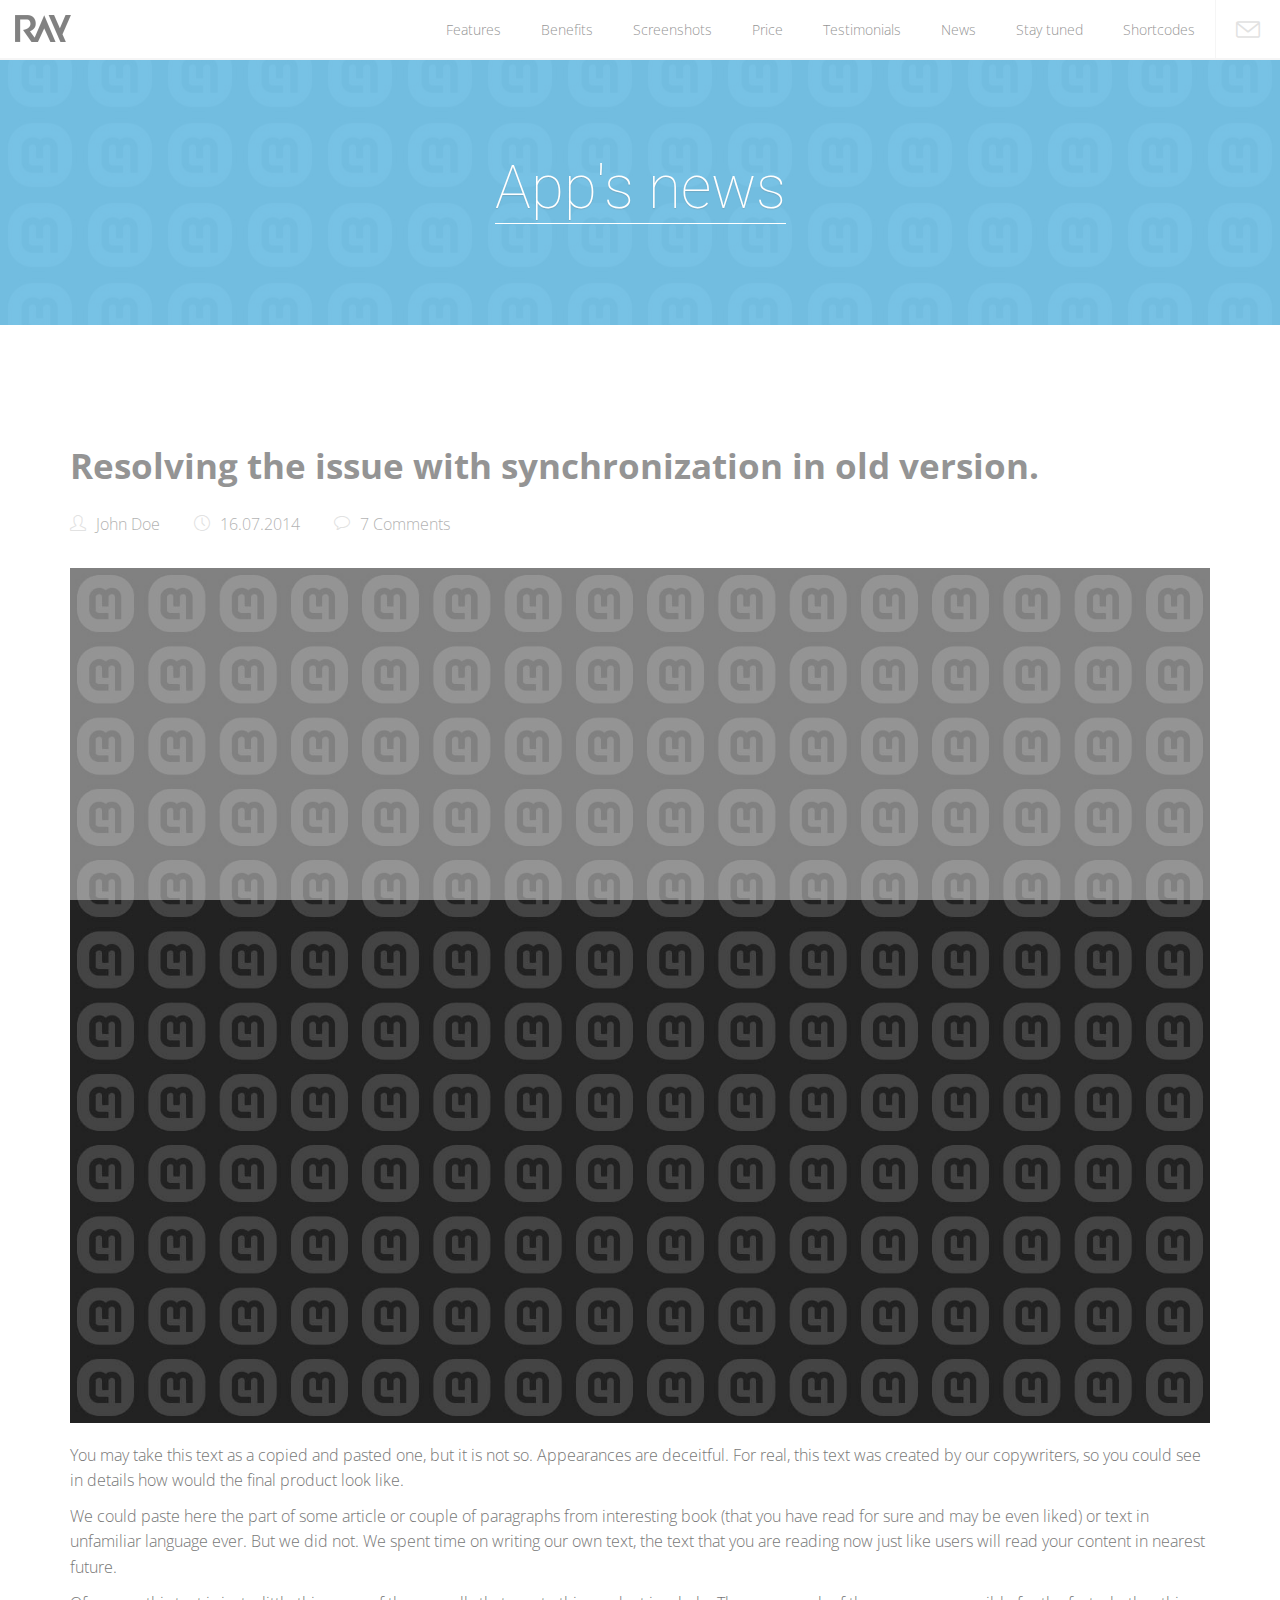
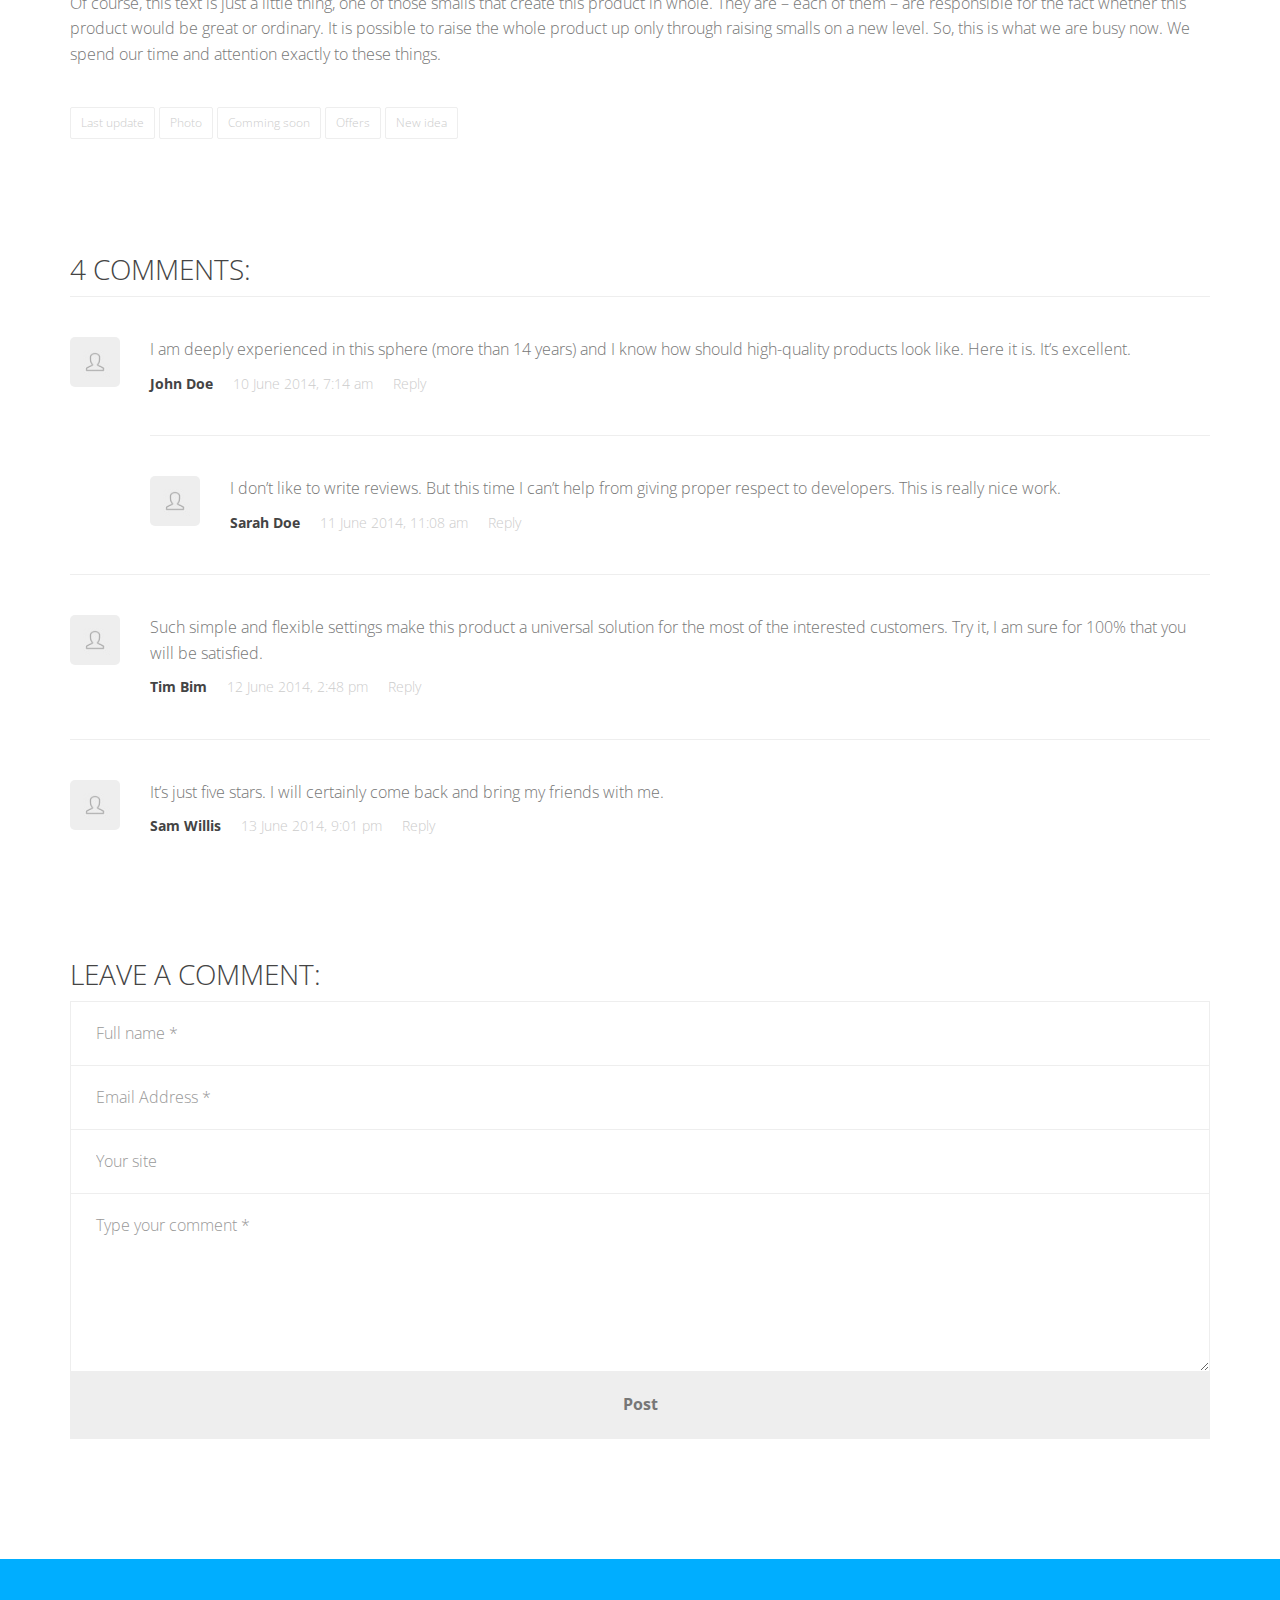
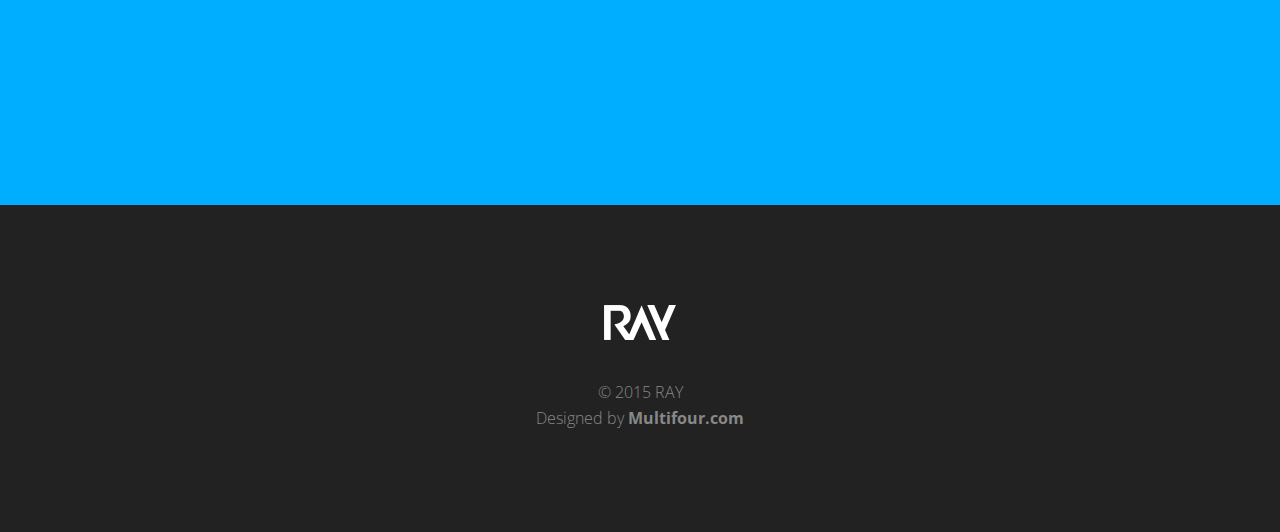
<file: single-no-sidebar.html>
<!DOCTYPE html>

<html lang="en">
<head>

<!-- Html Page Specific -->
<meta charset="utf-8">
<title>Single page without sidebar | RAY - App Landing Page</title>
<meta name="description" content="RAY - App Landing Page">
<meta name="author" content="Multifour | multifour.com">

<!-- Mobile Specific -->
<meta name="viewport" content="width=device-width, initial-scale=1, maximum-scale=1.0, user-scalable=no">

<!--[if lt IE 9]>
    <script type="text/javascript" src="scripts/html5shiv.js"></script>
<![endif]-->

<!-- CSS -->
<link rel="stylesheet" href="css/bootstrap.min.css"/>
<link rel="stylesheet" href="css/animate.css"/>
<link rel="stylesheet" href="css/simple-line-icons.css"/>
<link rel="stylesheet" href="css/icomoon-soc-icons.css"/>
<link rel="stylesheet" href="css/magnific-popup.css"/>
<link rel="stylesheet" href="css/style.css"/>

<!-- Favicons -->
<link rel="icon" href="images/favicon.png">
<link rel="apple-touch-icon" href="images/apple-touch-icon.png">
<link rel="apple-touch-icon" sizes="72x72" href="images/apple-touch-icon-72x72.png">
<link rel="apple-touch-icon" sizes="114x114" href="images/apple-touch-icon-114x114.png">
</head>

<body>

<!-- PRELOADER -->
<div id="preloader">
	<div class="battery inner">
		<div class="load-line"></div>
	</div>
</div>

<div id="wrap">  
	
	<!-- NAVIGATION BEGIN -->
	<nav class="navbar navbar-fixed-top">
		<div class="container_fluid"> <a class="navbar-brand goto" href="index.html#wrap"> <img src="./images/logo_nav.png" alt="Your logo" height="27" width="56" /> </a> <a class="contact-btn icon-envelope" data-toggle="modal" data-target="#modalContact"></a>
			<button class="navbar-toggle menu-collapse-btn collapsed" data-toggle="collapse" data-target=".navMenuCollapse"> <span class="icon-bar"></span> <span class="icon-bar"></span> <span class="icon-bar"></span> </button>
			<div class="collapse navbar-collapse navMenuCollapse">
				<ul class="nav">
					<li><a href="index.html#features">Features</a> </li>
					<li><a href="index.html#benefits1">Benefits</a></li>
					<li><a href="index.html#screenshots">Screenshots</a></li>
					<li><a href="index.html#pricing-table">Price</a></li>
					<li><a href="index.html#testimonials">Testimonials</a></li>
					<li><a href="index.html#news">News</a></li>
					<li><a href="index.html#social">Stay tuned</a></li>
					<li><a href="shortcodes.html">Shortcodes</a></li>
				</ul>
			</div>
		</div>
	</nav>
	<!-- NAVIGAION END --> 
	
	<!-- INTRO BEGIN -->
	<header id="blog-intro" class="intro-block bg-color-main" >
		<div class="container">
			<h1 class="slogan"><a href="blog-no-sidebar.html">App's news</a></h1>
		</div>
		<div class="block-bg" data-stellar-ratio="0.5"></div>
	</header>
	<!-- INTRO END --> 
	
	<!-- BLOG BEGIN -->
	<section id="blog">
		<div class="container">
			<div class="row">
				<div class="col-md-12 single-content">
					<h2 class="head">Resolving the issue with synchronization in old version.</h2>
					<div class="news-info">
						<div class="author"><i class="icon icon-user"></i>John Doe</div>
						<div class="date"><i class="icon icon-clock"></i>16.07.2014</div>
						<div class="comments"><i class="icon icon-bubble"></i>7 Comments</div>
					</div>
					<div class="post-content"> 
						<img src="images/post_img_4.jpg" alt="Resolving the issue with synchronization in old version" class="img-responsive"/>
						<p>You may take this text as a copied and pasted one, but it is not so. Appearances are deceitful. For real, this text was created by our copywriters, so you could see in details how would the final product look like.</p>
						<p>We could paste here the part of some article or couple of paragraphs from interesting book (that you have read for sure and may be even liked) or text in unfamiliar language ever. But we did not. We spent time on writing our own text, the text that you are reading now just like users will read your content in nearest future.</p>
						<p>Of course, this text is just a little thing, one of those smalls that create this product in whole. They are – each of them – are responsible for the fact whether this product would be great or ordinary. It is possible to raise the whole product up only through raising smalls on a new level. So, this is what we are busy now. We spend our time and attention exactly to these things.</p>
					</div>
					<ul class="tags hollow">
						<li><a href="#">Last update</a></li>
						<li><a href="#">Photo</a></li>
						<li><a href="#">Comming soon</a></li>
						<li><a href="#">Offers</a></li>
						<li><a href="#">New idea</a></li>
					</ul>
					
					<!-- COMMENTS BEGIN -->
					<div id="comments" class="comments">
							<h3>4 Comments:</h3>
							<ul class="comment-list">
								<li class="comment depth-1">
									<div class="comment-body">
										<div class="photo"><img src="images/customer_photo.jpg" alt=""/></div>
										<p>I am deeply experienced in this sphere (more than 14 years) and I know how should high-quality products look like. Here it is. It’s excellent.</p>
										<div class="comment-data"><span class="author">John Doe</span><span class="date">10 June 2014, 7:14 am</span><a href="#">Reply</a></div>
									</div>
									<ul class="children">
										<li class="comment depth-2">
											<div class="comment-body">
												<div class="photo"><img src="images/customer_photo.jpg" alt=""/></div>
												<p>I don’t like to write reviews. But this time I can’t help from giving proper respect to developers. This is really nice work.</p>
												<div class="comment-data"><span class="author">Sarah Doe</span><span class="date">11 June 2014, 11:08 am</span><a href="#">Reply</a></div>
											</div>
										</li>
									</ul>
								</li>
								<li class="comment depth-1">
									<div class="comment-body">
										<div class="photo"><img src="images/customer_photo.jpg" alt=""/></div>
										<p>Such simple and flexible settings make this product a universal solution for the most of the interested customers. Try it, I am sure for 100% that you will be satisfied.</p>
										<div class="comment-data"><span class="author">Tim Bim</span><span class="date">12 June 2014, 2:48 pm</span><a href="#">Reply</a></div>
									</div>
								</li>
								<li class="comment depth-1">
									<div class="comment-body">
										<div class="photo"><img src="images/customer_photo.jpg" alt=""/></div>
										<p>It’s just five stars. I will certainly come back and bring my friends with me.</p>
										<div class="comment-data"><span class="author">Sam Willis</span><span class="date">13 June 2014, 9:01 pm</span><a href="#">Reply</a></div>
									</div>
								</li>
							</ul>
							<div class="comment-respond">
								<h3>Leave a comment:</h3>
								<form role="form"  id="comment_form">
									<div class="form-group">
										<input type="text" class="form-control" id="comment_name" placeholder="Full name *" name="name">
									</div>
									<div class="form-group">
										<input type="email" class="form-control" id="comment_email" placeholder="Email Address *" name="email">
									</div>
									<div class="form-group">
										<input type="url" class="form-control" id="comment_site" placeholder="Your site" name="site">
									</div>
									<div class="form-group">
										<textarea class="form-control" rows="6" placeholder="Type your comment *" id="comment_message" name="message"></textarea>
									</div>
									<div class="form-group">
										<button type="submit" class="btn btn_send" id="comment_submit">Post</button>
									</div>
								</form>
							</div>
					</div>
					<!-- COMMENTS END --> 
					
				</div>
			</div>
		</div>
	</section>
	<!-- BLOG END --> 
	
	<!-- DOWNLOAD BEGIN -->
	<section id="download" class="bg-color-main">
		<div class="container-fluid wow fadeInDown"> <a href="index.html#wrap" class="goto">
			<h2><i class="icon soc-icon-apple"></i>Download App</h2>
			</a> </div>
		<div class="block-bg" data-stellar-ratio="0.5"></div>
	</section>
	<!-- DOWNLOAD END --> 
	
	<!-- FOOTER BEGIN -->
	<footer id="footer">
		<div class="container"> <a href="index.html#wrap" class="logo goto"> <img src="./images/logo_small.png" alt="Your Logo" height="35" width="72"/> </a>
			<p class="copyright">&copy; 2015 RAY <br>
				Designed by <a href="http://multifour.com/" target="_blank">Multifour.com</a></p>
		</div>
	</footer>
	<!-- FOOTER END --> 
	
</div>

<!-- MODALS BEGIN--> 

<!-- subscribe modal-->
<div class="modal fade" id="modalMessage" tabindex="-1" role="dialog" aria-hidden="true">
	<div class="modal-dialog">
		<div class="modal-content">
			<button type="button" class="close" data-dismiss="modal" aria-hidden="true">&times;</button>
			<h3 class="modal-title"></h3>
		</div>
	</div>
</div>

<!-- contact modal-->
<div class="modal fade" id="modalContact" tabindex="-1" role="dialog" aria-hidden="true">
	<div class="modal-dialog">
		<div class="modal-content">
			<button type="button" class="close" data-dismiss="modal" aria-hidden="true">&times;</button>
			<h3 class="modal-title">Contact</h3>
			<form action="scripts/contact.php" role="form"  id="contact_form">
				<div class="form-group">
					<input type="text" class="form-control" id="contact_name" placeholder="Full name" name="name">
				</div>
				<div class="form-group">
					<input type="email" class="form-control" id="contact_email" placeholder="Email Address" name="email">
				</div>
				<div class="form-group">
					<textarea class="form-control" rows="3" placeholder="Your message or question" id="contact_message" name="message"></textarea>
				</div>
				<button type="submit" id="contact_submit" data-loading-text="&bull;&bull;&bull;"> <i class="icon icon-paper-plane"></i></button>
			</form>
		</div>
	</div>
</div>

<!-- MODALS END--> 

<!-- JavaScript --> 
<script src="scripts/jquery-1.8.2.min.js"></script> 
<script src="scripts/bootstrap.min.js"></script> 
<script src="scripts/owl.carousel.min.js"></script> 
<script src="scripts/jquery.validate.min.js"></script> 
<script src="scripts/wow.min.js"></script> 
<script src="scripts/smoothscroll.js"></script> 
<script src="scripts/jquery.smooth-scroll.min.js"></script> 
<script src="scripts/jquery.superslides.min.js"></script> 
<script src="scripts/placeholders.jquery.min.js"></script> 
<script src="scripts/jquery.magnific-popup.min.js"></script> 
<script src="scripts/jquery.stellar.min.js"></script> 
<script src="scripts/retina.min.js"></script> 
<script src="scripts/custom.js"></script> 

<!--[if lte IE 9]>
	<script src="scripts/respond.min.js"></script>
<![endif]-->
</body>
</html>
</file>
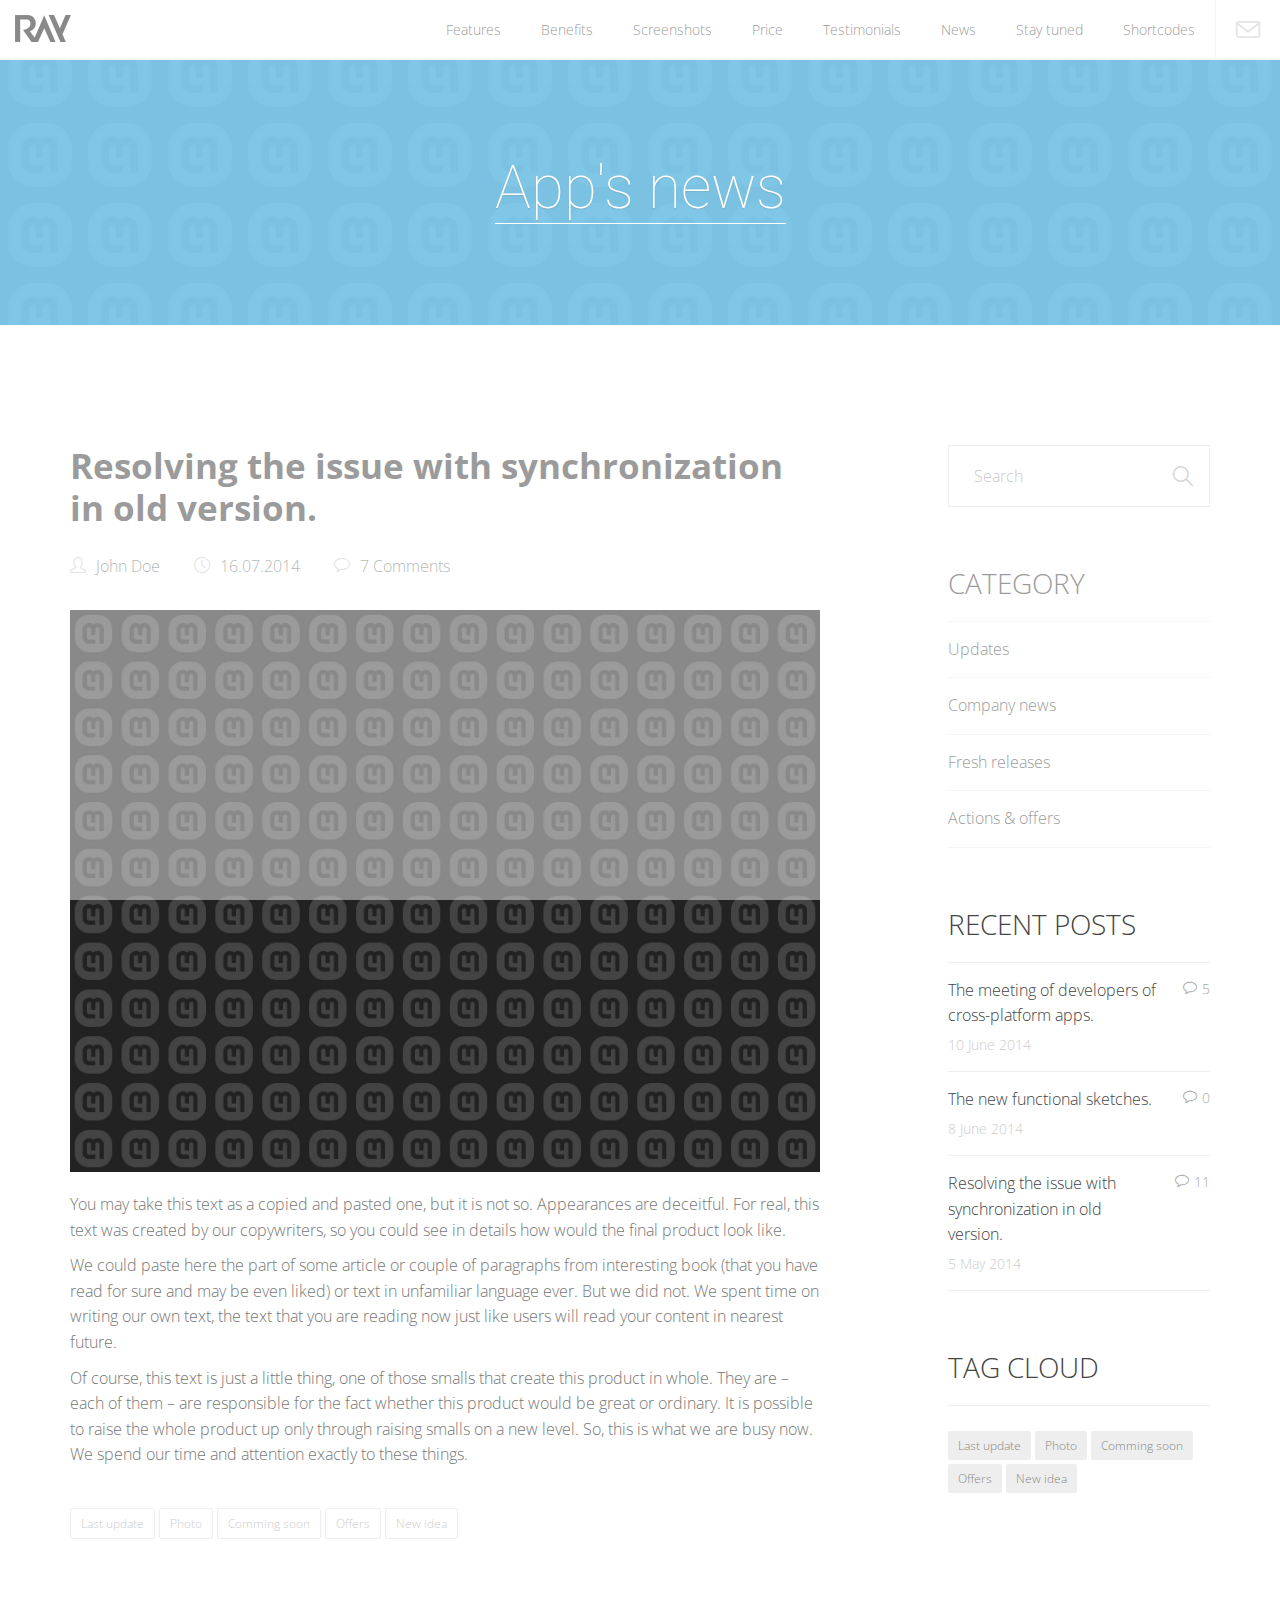
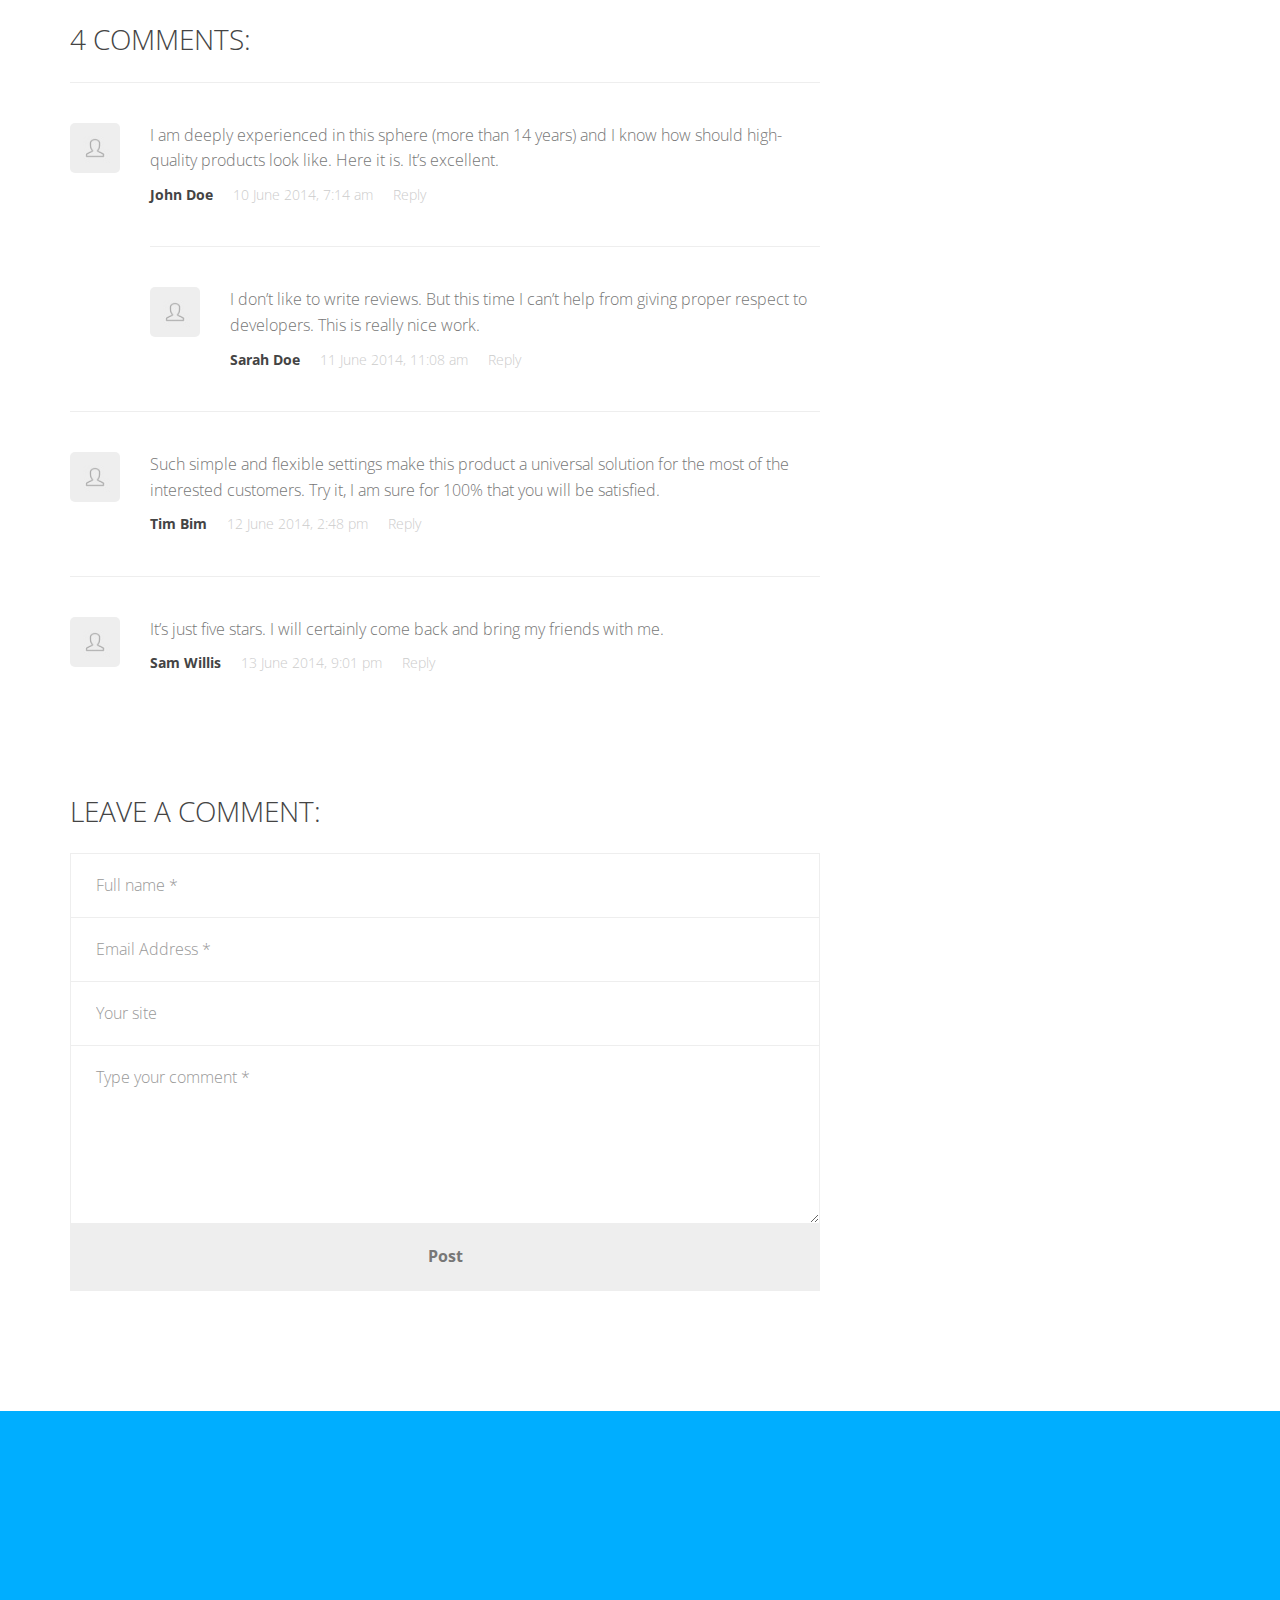
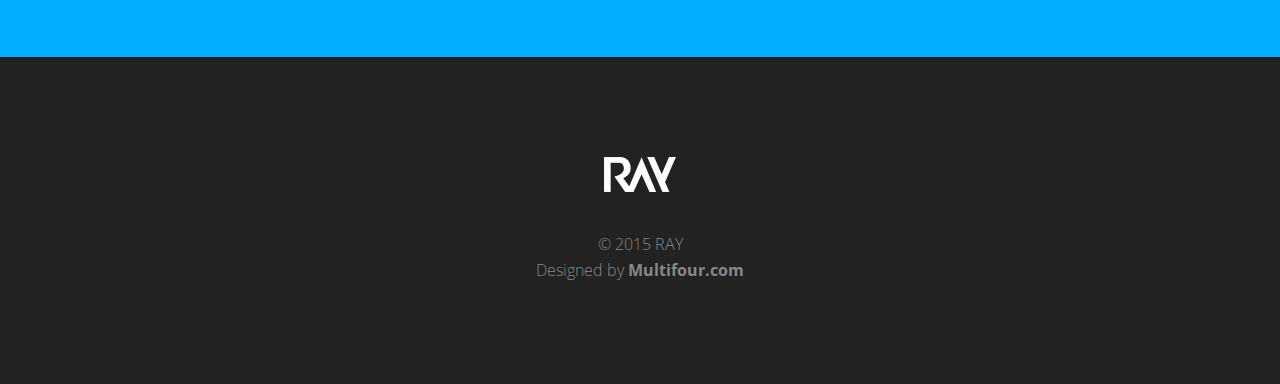
<file: single.html>
<!DOCTYPE html>

<html lang="en">
<head>

<!-- Html Page Specific -->
<meta charset="utf-8">
<title>Single page | RAY - App Landing Page</title>
<meta name="description" content="RAY - App Landing Page">
<meta name="author" content="Multifour | multifour.com">

<!-- Mobile Specific -->
<meta name="viewport" content="width=device-width, initial-scale=1, maximum-scale=1.0, user-scalable=no">

<!--[if lt IE 9]>
    <script type="text/javascript" src="scripts/html5shiv.js"></script>
<![endif]-->

<!-- CSS -->
<link rel="stylesheet" href="css/bootstrap.min.css"/>
<link rel="stylesheet" href="css/animate.css"/>
<link rel="stylesheet" href="css/simple-line-icons.css"/>
<link rel="stylesheet" href="css/icomoon-soc-icons.css"/>
<link rel="stylesheet" href="css/magnific-popup.css"/>
<link rel="stylesheet" href="css/style.css"/>

<!-- Favicons -->
<link rel="icon" href="images/favicon.png">
<link rel="apple-touch-icon" href="images/apple-touch-icon.png">
<link rel="apple-touch-icon" sizes="72x72" href="images/apple-touch-icon-72x72.png">
<link rel="apple-touch-icon" sizes="114x114" href="images/apple-touch-icon-114x114.png">
</head>

<body>

<!-- PRELOADER -->
<div id="preloader">
	<div class="battery inner">
		<div class="load-line"></div>
	</div>
</div>

<div id="wrap">  
	
	<!-- NAVIGATION BEGIN -->
	<nav class="navbar navbar-fixed-top">
		<div class="container_fluid"> <a class="navbar-brand goto" href="index.html#wrap"> <img src="./images/logo_nav.png" alt="Your logo" height="27" width="56" /> </a> <a class="contact-btn icon-envelope" data-toggle="modal" data-target="#modalContact"></a>
			<button class="navbar-toggle menu-collapse-btn collapsed" data-toggle="collapse" data-target=".navMenuCollapse"> <span class="icon-bar"></span> <span class="icon-bar"></span> <span class="icon-bar"></span> </button>
			<div class="collapse navbar-collapse navMenuCollapse">
				<ul class="nav">
					<li><a href="index.html#features">Features</a> </li>
					<li><a href="index.html#benefits1">Benefits</a></li>
					<li><a href="index.html#screenshots">Screenshots</a></li>
					<li><a href="index.html#pricing-table">Price</a></li>
					<li><a href="index.html#testimonials">Testimonials</a></li>
					<li><a href="index.html#news">News</a></li>
					<li><a href="index.html#social">Stay tuned</a></li>
					<li><a href="shortcodes.html">Shortcodes</a></li>
				</ul>
			</div>
		</div>
	</nav>
	<!-- NAVIGAION END --> 
	
	<!-- INTRO BEGIN -->
	<header id="blog-intro" class="intro-block bg-color-main" >
		<div class="container">
			<h1 class="slogan"><a href="blog.html">App's news</a></h1>
		</div>
		<div class="block-bg" data-stellar-ratio="0.5"></div>
	</header>
	<!-- INTRO END --> 
	
	<!-- BLOG BEGIN -->
	<section id="blog">
		<div class="container">
			<div class="row">
				<div class="col-md-8 single-content-sidebar">
					<h2 class="head">Resolving the issue with synchronization in old version.</h2>
					<div class="news-info">
						<div class="author"><i class="icon icon-user"></i>John Doe</div>
						<div class="date"><i class="icon icon-clock"></i>16.07.2014</div>
						<div class="comments"><i class="icon icon-bubble"></i>7 Comments</div>
					</div>
					<div class="post-content"> <img src="images/post_img_4.jpg" alt="Resolving the issue with synchronization in old version" class="img-responsive"/>
						<p>You may take this text as a copied and pasted one, but it is not so. Appearances are deceitful. For real, this text was created by our copywriters, so you could see in details how would the final product look like.</p>
						<p>We could paste here the part of some article or couple of paragraphs from interesting book (that you have read for sure and may be even liked) or text in unfamiliar language ever. But we did not. We spent time on writing our own text, the text that you are reading now just like users will read your content in nearest future.</p>
						<p>Of course, this text is just a little thing, one of those smalls that create this product in whole. They are – each of them – are responsible for the fact whether this product would be great or ordinary. It is possible to raise the whole product up only through raising smalls on a new level. So, this is what we are busy now. We spend our time and attention exactly to these things.</p>
					</div>
					<ul class="tags hollow">
						<li><a href="#">Last update</a></li>
						<li><a href="#">Photo</a></li>
						<li><a href="#">Comming soon</a></li>
						<li><a href="#">Offers</a></li>
						<li><a href="#">New idea</a></li>
					</ul>
					
					<!-- COMMENTS BEGIN -->
					<div id="comments" class="comments">
							<h3>4 Comments:</h3>
							<ul class="comment-list">
								<li class="comment depth-1">
									<div class="comment-body">
										<div class="photo"><img src="images/customer_photo.jpg" alt=""/></div>
										<p>I am deeply experienced in this sphere (more than 14 years) and I know how should high-quality products look like. Here it is. It’s excellent.</p>
										<div class="comment-data"><span class="author">John Doe</span><span class="date">10 June 2014, 7:14 am</span><a href="#">Reply</a></div>
									</div>
									<ul class="children">
										<li class="comment depth-2">
											<div class="comment-body">
												<div class="photo"><img src="images/customer_photo.jpg" alt=""/></div>
												<p>I don’t like to write reviews. But this time I can’t help from giving proper respect to developers. This is really nice work.</p>
												<div class="comment-data"><span class="author">Sarah Doe</span><span class="date">11 June 2014, 11:08 am</span><a href="#">Reply</a></div>
											</div>
										</li>
									</ul>
								</li>
								<li class="comment depth-1">
									<div class="comment-body">
										<div class="photo"><img src="images/customer_photo.jpg" alt=""/></div>
										<p>Such simple and flexible settings make this product a universal solution for the most of the interested customers. Try it, I am sure for 100% that you will be satisfied.</p>
										<div class="comment-data"><span class="author">Tim Bim</span><span class="date">12 June 2014, 2:48 pm</span><a href="#">Reply</a></div>
									</div>
								</li>
								<li class="comment depth-1">
									<div class="comment-body">
										<div class="photo"><img src="images/customer_photo.jpg" alt=""/></div>
										<p>It’s just five stars. I will certainly come back and bring my friends with me.</p>
										<div class="comment-data"><span class="author">Sam Willis</span><span class="date">13 June 2014, 9:01 pm</span><a href="#">Reply</a></div>
									</div>
								</li>
							</ul>
							<div class="comment-respond">
								<h3>Leave a comment:</h3>
								<form role="form"  id="comment_form">
									<div class="form-group">
										<input type="text" class="form-control" id="comment_name" placeholder="Full name *" name="name">
									</div>
									<div class="form-group">
										<input type="email" class="form-control" id="comment_email" placeholder="Email Address *" name="email">
									</div>
									<div class="form-group">
										<input type="url" class="form-control" id="comment_site" placeholder="Your site" name="site">
									</div>
									<div class="form-group">
										<textarea class="form-control" rows="6" placeholder="Type your comment *" id="comment_message" name="message"></textarea>
									</div>
									<div class="form-group">
										<button type="submit" class="btn btn_send" id="comment_submit">Post</button>
									</div>
								</form>
							</div>
					</div>
					<!-- COMMENTS END --> 
					
				</div>
				<aside class="col-md-3 col-md-offset-1 blog-sidebar">
					<div class="search">
						<form id="search_form">
							<div class="input-group">
								<input class="form-control" type="text" name="search" placeholder="Search " value="">
								<div class="input-group-btn">
									<button type="submit" class="icon-magnifier btn"></button>
								</div>
							</div>
						</form>
					</div>
					<div class="widget category">
						<h3>Category</h3>
						<ul>
							<li><a href="#">Updates</a></li>
							<li><a href="#">Company news</a></li>
							<li><a href="#">Fresh releases</a></li>
							<li><a href="#">Actions &amp; offers</a></li>
						</ul>
					</div>
					<div class="widget recent_posts">
						<h3>Recent posts</h3>
						<ul>
							<li> <a href="#">The meeting of developers of cross-platform apps.</a> <span class="date">10 June 2014</span> <span class="comments"><i class="icon icon-bubble"></i>5</span> </li>
							<li> <a href="#">The new functional sketches.</a> <span class="date">8 June 2014</span> <span class="comments"><i class="icon icon-bubble"></i>0</span> </li>
							<li> <a href="#">Resolving the issue with synchronization in old version.</a> <span class="date">5 May 2014</span> <span class="comments"><i class="icon icon-bubble"></i>11</span> </li>
						</ul>
					</div>
					<div class="widget tag_cloud">
						<h3>Tag cloud</h3>
						<ul class="tags">
							<li><a href="#">Last update</a></li>
							<li><a href="#">Photo</a></li>
							<li><a href="#">Comming soon</a></li>
							<li><a href="#">Offers</a></li>
							<li><a href="#">New idea</a></li>
						</ul>
					</div>
				</aside>
			</div>
		</div>
	</section>
	<!-- BLOG END --> 
	
	<!-- DOWNLOAD BEGIN -->
	<section id="download" class="bg-color-main">
		<div class="container-fluid wow fadeInDown"> <a href="index.html#wrap" class="goto">
			<h2><i class="icon soc-icon-apple"></i>Download App</h2>
			</a> </div>
		<div class="block-bg" data-stellar-ratio="0.5"></div>
	</section>
	<!-- DOWNLOAD END --> 
	
	<!-- FOOTER BEGIN -->
	<footer id="footer">
		<div class="container"> <a href="index.html#wrap" class="logo goto"> <img src="./images/logo_small.png" alt="Your Logo" height="35" width="72"/> </a>
			<p class="copyright">&copy; 2015 RAY <br>
				Designed by <a href="http://multifour.com/" target="_blank">Multifour.com</a></p>
		</div>
	</footer>
	<!-- FOOTER END --> 
	
</div>

<!-- MODALS BEGIN--> 

<!-- subscribe modal-->
<div class="modal fade" id="modalMessage" tabindex="-1" role="dialog" aria-hidden="true">
	<div class="modal-dialog">
		<div class="modal-content">
			<button type="button" class="close" data-dismiss="modal" aria-hidden="true">&times;</button>
			<h3 class="modal-title"></h3>
		</div>
	</div>
</div>

<!-- contact modal-->
<div class="modal fade" id="modalContact" tabindex="-1" role="dialog" aria-hidden="true">
	<div class="modal-dialog">
		<div class="modal-content">
			<button type="button" class="close" data-dismiss="modal" aria-hidden="true">&times;</button>
			<h3 class="modal-title">Contact</h3>
			<form action="scripts/contact.php" role="form"  id="contact_form">
				<div class="form-group">
					<input type="text" class="form-control" id="contact_name" placeholder="Full name" name="name">
				</div>
				<div class="form-group">
					<input type="email" class="form-control" id="contact_email" placeholder="Email Address" name="email">
				</div>
				<div class="form-group">
					<textarea class="form-control" rows="3" placeholder="Your message or question" id="contact_message" name="message"></textarea>
				</div>
				<button type="submit" id="contact_submit" data-loading-text="&bull;&bull;&bull;"> <i class="icon icon-paper-plane"></i></button>
			</form>
		</div>
	</div>
</div>

<!-- MODALS END--> 

<!-- JavaScript --> 
<script src="scripts/jquery-1.8.2.min.js"></script> 
<script src="scripts/bootstrap.min.js"></script> 
<script src="scripts/owl.carousel.min.js"></script> 
<script src="scripts/jquery.validate.min.js"></script> 
<script src="scripts/wow.min.js"></script> 
<script src="scripts/smoothscroll.js"></script> 
<script src="scripts/jquery.smooth-scroll.min.js"></script> 
<script src="scripts/jquery.superslides.min.js"></script> 
<script src="scripts/placeholders.jquery.min.js"></script> 
<script src="scripts/jquery.magnific-popup.min.js"></script>
<script src="scripts/jquery.stellar.min.js"></script> 
<script src="scripts/retina.min.js"></script> 
<script src="scripts/custom.js"></script> 

<!--[if lte IE 9]>
	<script src="scripts/respond.min.js"></script>
<![endif]-->
</body>
</html>
</file>
<file: css/simple-line-icons.css>
@font-face {
	font-family: 'Simple-Line-Icons';
	src:url('../fonts/Simple-Line-Icons.eot');
	src:url('../fonts/Simple-Line-Icons.eot?#iefix') format('embedded-opentype'),
		url('../fonts/Simple-Line-Icons.woff') format('woff'),
		url('../fonts/Simple-Line-Icons.ttf') format('truetype'),
		url('../fonts/Simple-Line-Icons.svg#Simple-Line-Icons') format('svg');
	font-weight: normal;
	font-style: normal;
}

/* Use the following CSS code if you want to use data attributes for inserting your icons */
[data-icon]:before {
	font-family: 'Simple-Line-Icons';
	content: attr(data-icon);
	speak: none;
	font-weight: normal;
	font-variant: normal;
	text-transform: none;
	line-height: 1;
	-webkit-font-smoothing: antialiased;
	-moz-osx-font-smoothing: grayscale;
}

/* Use the following CSS code if you want to have a class per icon */
/*
Instead of a list of all class selectors,
you can use the generic selector below, but it's slower:
[class*="icon-"] {
*/
.icon-user-female, .icon-user-follow, .icon-user-following, .icon-user-unfollow, .icon-trophy, .icon-screen-smartphone, .icon-screen-desktop, .icon-plane, .icon-notebook, .icon-moustache, .icon-mouse, .icon-magnet, .icon-energy, .icon-emoticon-smile, .icon-disc, .icon-cursor-move, .icon-crop, .icon-credit-card, .icon-chemistry, .icon-user, .icon-speedometer, .icon-social-youtube, .icon-social-twitter, .icon-social-tumblr, .icon-social-facebook, .icon-social-dropbox, .icon-social-dribbble, .icon-shield, .icon-screen-tablet, .icon-magic-wand, .icon-hourglass, .icon-graduation, .icon-ghost, .icon-game-controller, .icon-fire, .icon-eyeglasses, .icon-envelope-open, .icon-envelope-letter, .icon-bell, .icon-badge, .icon-anchor, .icon-wallet, .icon-vector, .icon-speech, .icon-puzzle, .icon-printer, .icon-present, .icon-playlist, .icon-pin, .icon-picture, .icon-map, .icon-layers, .icon-handbag, .icon-globe-alt, .icon-globe, .icon-frame, .icon-folder-alt, .icon-film, .icon-feed, .icon-earphones-alt, .icon-earphones, .icon-drop, .icon-drawer, .icon-docs, .icon-directions, .icon-direction, .icon-diamond, .icon-cup, .icon-compass, .icon-call-out, .icon-call-in, .icon-call-end, .icon-calculator, .icon-bubbles, .icon-briefcase, .icon-book-open, .icon-basket-loaded, .icon-basket, .icon-bag, .icon-action-undo, .icon-action-redo, .icon-wrench, .icon-umbrella, .icon-trash, .icon-tag, .icon-support, .icon-size-fullscreen, .icon-size-actual, .icon-shuffle, .icon-share-alt, .icon-share, .icon-rocket, .icon-question, .icon-pie-chart, .icon-pencil, .icon-note, .icon-music-tone-alt, .icon-music-tone, .icon-microphone, .icon-loop, .icon-logout, .icon-login, .icon-list, .icon-like, .icon-home, .icon-grid, .icon-graph, .icon-equalizer, .icon-dislike, .icon-cursor, .icon-control-start, .icon-control-rewind, .icon-control-play, .icon-control-pause, .icon-control-forward, .icon-control-end, .icon-calendar, .icon-bulb, .icon-bar-chart, .icon-arrow-up, .icon-arrow-right, .icon-arrow-left, .icon-arrow-down, .icon-ban, .icon-bubble, .icon-camcorder, .icon-camera, .icon-check, .icon-clock, .icon-close, .icon-cloud-download, .icon-cloud-upload, .icon-doc, .icon-envelope, .icon-eye, .icon-flag, .icon-folder, .icon-heart, .icon-info, .icon-key, .icon-link, .icon-lock, .icon-lock-open, .icon-magnifier, .icon-magnifier-add, .icon-magnifier-remove, .icon-paper-clip, .icon-paper-plane, .icon-plus, .icon-pointer, .icon-power, .icon-refresh, .icon-reload, .icon-settings, .icon-star, .icon-symbol-female, .icon-symbol-male, .icon-target, .icon-volume-1, .icon-volume-2, .icon-volume-off, .icon-users {
	font-family: 'Simple-Line-Icons';
	speak: none;
	font-style: normal;
	font-weight: normal;
	font-variant: normal;
	text-transform: none;
	line-height: 1;
	-webkit-font-smoothing: antialiased;
}
.icon-user-female:before {
	content: "\e000";
}
.icon-user-follow:before {
	content: "\e002";
}
.icon-user-following:before {
	content: "\e003";
}
.icon-user-unfollow:before {
	content: "\e004";
}
.icon-trophy:before {
	content: "\e006";
}
.icon-screen-smartphone:before {
	content: "\e010";
}
.icon-screen-desktop:before {
	content: "\e011";
}
.icon-plane:before {
	content: "\e012";
}
.icon-notebook:before {
	content: "\e013";
}
.icon-moustache:before {
	content: "\e014";
}
.icon-mouse:before {
	content: "\e015";
}
.icon-magnet:before {
	content: "\e016";
}
.icon-energy:before {
	content: "\e020";
}
.icon-emoticon-smile:before {
	content: "\e021";
}
.icon-disc:before {
	content: "\e022";
}
.icon-cursor-move:before {
	content: "\e023";
}
.icon-crop:before {
	content: "\e024";
}
.icon-credit-card:before {
	content: "\e025";
}
.icon-chemistry:before {
	content: "\e026";
}
.icon-user:before {
	content: "\e005";
}
.icon-speedometer:before {
	content: "\e007";
}
.icon-social-youtube:before {
	content: "\e008";
}
.icon-social-twitter:before {
	content: "\e009";
}
.icon-social-tumblr:before {
	content: "\e00a";
}
.icon-social-facebook:before {
	content: "\e00b";
}
.icon-social-dropbox:before {
	content: "\e00c";
}
.icon-social-dribbble:before {
	content: "\e00d";
}
.icon-shield:before {
	content: "\e00e";
}
.icon-screen-tablet:before {
	content: "\e00f";
}
.icon-magic-wand:before {
	content: "\e017";
}
.icon-hourglass:before {
	content: "\e018";
}
.icon-graduation:before {
	content: "\e019";
}
.icon-ghost:before {
	content: "\e01a";
}
.icon-game-controller:before {
	content: "\e01b";
}
.icon-fire:before {
	content: "\e01c";
}
.icon-eyeglasses:before {
	content: "\e01d";
}
.icon-envelope-open:before {
	content: "\e01e";
}
.icon-envelope-letter:before {
	content: "\e01f";
}
.icon-bell:before {
	content: "\e027";
}
.icon-badge:before {
	content: "\e028";
}
.icon-anchor:before {
	content: "\e029";
}
.icon-wallet:before {
	content: "\e02a";
}
.icon-vector:before {
	content: "\e02b";
}
.icon-speech:before {
	content: "\e02c";
}
.icon-puzzle:before {
	content: "\e02d";
}
.icon-printer:before {
	content: "\e02e";
}
.icon-present:before {
	content: "\e02f";
}
.icon-playlist:before {
	content: "\e030";
}
.icon-pin:before {
	content: "\e031";
}
.icon-picture:before {
	content: "\e032";
}
.icon-map:before {
	content: "\e033";
}
.icon-layers:before {
	content: "\e034";
}
.icon-handbag:before {
	content: "\e035";
}
.icon-globe-alt:before {
	content: "\e036";
}
.icon-globe:before {
	content: "\e037";
}
.icon-frame:before {
	content: "\e038";
}
.icon-folder-alt:before {
	content: "\e039";
}
.icon-film:before {
	content: "\e03a";
}
.icon-feed:before {
	content: "\e03b";
}
.icon-earphones-alt:before {
	content: "\e03c";
}
.icon-earphones:before {
	content: "\e03d";
}
.icon-drop:before {
	content: "\e03e";
}
.icon-drawer:before {
	content: "\e03f";
}
.icon-docs:before {
	content: "\e040";
}
.icon-directions:before {
	content: "\e041";
}
.icon-direction:before {
	content: "\e042";
}
.icon-diamond:before {
	content: "\e043";
}
.icon-cup:before {
	content: "\e044";
}
.icon-compass:before {
	content: "\e045";
}
.icon-call-out:before {
	content: "\e046";
}
.icon-call-in:before {
	content: "\e047";
}
.icon-call-end:before {
	content: "\e048";
}
.icon-calculator:before {
	content: "\e049";
}
.icon-bubbles:before {
	content: "\e04a";
}
.icon-briefcase:before {
	content: "\e04b";
}
.icon-book-open:before {
	content: "\e04c";
}
.icon-basket-loaded:before {
	content: "\e04d";
}
.icon-basket:before {
	content: "\e04e";
}
.icon-bag:before {
	content: "\e04f";
}
.icon-action-undo:before {
	content: "\e050";
}
.icon-action-redo:before {
	content: "\e051";
}
.icon-wrench:before {
	content: "\e052";
}
.icon-umbrella:before {
	content: "\e053";
}
.icon-trash:before {
	content: "\e054";
}
.icon-tag:before {
	content: "\e055";
}
.icon-support:before {
	content: "\e056";
}
.icon-size-fullscreen:before {
	content: "\e057";
}
.icon-size-actual:before {
	content: "\e058";
}
.icon-shuffle:before {
	content: "\e059";
}
.icon-share-alt:before {
	content: "\e05a";
}
.icon-share:before {
	content: "\e05b";
}
.icon-rocket:before {
	content: "\e05c";
}
.icon-question:before {
	content: "\e05d";
}
.icon-pie-chart:before {
	content: "\e05e";
}
.icon-pencil:before {
	content: "\e05f";
}
.icon-note:before {
	content: "\e060";
}
.icon-music-tone-alt:before {
	content: "\e061";
}
.icon-music-tone:before {
	content: "\e062";
}
.icon-microphone:before {
	content: "\e063";
}
.icon-loop:before {
	content: "\e064";
}
.icon-logout:before {
	content: "\e065";
}
.icon-login:before {
	content: "\e066";
}
.icon-list:before {
	content: "\e067";
}
.icon-like:before {
	content: "\e068";
}
.icon-home:before {
	content: "\e069";
}
.icon-grid:before {
	content: "\e06a";
}
.icon-graph:before {
	content: "\e06b";
}
.icon-equalizer:before {
	content: "\e06c";
}
.icon-dislike:before {
	content: "\e06d";
}
.icon-cursor:before {
	content: "\e06e";
}
.icon-control-start:before {
	content: "\e06f";
}
.icon-control-rewind:before {
	content: "\e070";
}
.icon-control-play:before {
	content: "\e071";
}
.icon-control-pause:before {
	content: "\e072";
}
.icon-control-forward:before {
	content: "\e073";
}
.icon-control-end:before {
	content: "\e074";
}
.icon-calendar:before {
	content: "\e075";
}
.icon-bulb:before {
	content: "\e076";
}
.icon-bar-chart:before {
	content: "\e077";
}
.icon-arrow-up:before {
	content: "\e078";
}
.icon-arrow-right:before {
	content: "\e079";
}
.icon-arrow-left:before {
	content: "\e07a";
}
.icon-arrow-down:before {
	content: "\e07b";
}
.icon-ban:before {
	content: "\e07c";
}
.icon-bubble:before {
	content: "\e07d";
}
.icon-camcorder:before {
	content: "\e07e";
}
.icon-camera:before {
	content: "\e07f";
}
.icon-check:before {
	content: "\e080";
}
.icon-clock:before {
	content: "\e081";
}
.icon-close:before {
	content: "\e082";
}
.icon-cloud-download:before {
	content: "\e083";
}
.icon-cloud-upload:before {
	content: "\e084";
}
.icon-doc:before {
	content: "\e085";
}
.icon-envelope:before {
	content: "\e086";
}
.icon-eye:before {
	content: "\e087";
}
.icon-flag:before {
	content: "\e088";
}
.icon-folder:before {
	content: "\e089";
}
.icon-heart:before {
	content: "\e08a";
}
.icon-info:before {
	content: "\e08b";
}
.icon-key:before {
	content: "\e08c";
}
.icon-link:before {
	content: "\e08d";
}
.icon-lock:before {
	content: "\e08e";
}
.icon-lock-open:before {
	content: "\e08f";
}
.icon-magnifier:before {
	content: "\e090";
}
.icon-magnifier-add:before {
	content: "\e091";
}
.icon-magnifier-remove:before {
	content: "\e092";
}
.icon-paper-clip:before {
	content: "\e093";
}
.icon-paper-plane:before {
	content: "\e094";
}
.icon-plus:before {
	content: "\e095";
}
.icon-pointer:before {
	content: "\e096";
}
.icon-power:before {
	content: "\e097";
}
.icon-refresh:before {
	content: "\e098";
}
.icon-reload:before {
	content: "\e099";
}
.icon-settings:before {
	content: "\e09a";
}
.icon-star:before {
	content: "\e09b";
}
.icon-symbol-female:before {
	content: "\e09c";
}
.icon-symbol-male:before {
	content: "\e09d";
}
.icon-target:before {
	content: "\e09e";
}
.icon-volume-1:before {
	content: "\e09f";
}
.icon-volume-2:before {
	content: "\e0a0";
}
.icon-volume-off:before {
	content: "\e0a1";
}
.icon-users:before {
	content: "\e001";
}
</file>
<file: css/icomoon-soc-icons.css>
@font-face {
	font-family: 'icomoon';
	src: url('fonts/icomoon.eot');
}
@font-face {
	font-family: 'icomoon';
	src: url([data-uri]) format('truetype'),
		 url([data-uri]) format('woff');
	font-weight: normal;
	font-style: normal;
}

[class^="soc-icon-"], [class*=" soc-icon-"] {
	font-family: 'icomoon';
	speak: none;
	font-style: normal;
	font-weight: normal;
	font-variant: normal;
	text-transform: none;
	line-height: 1;

	/* Better Font Rendering =========== */
	-webkit-font-smoothing: antialiased;
	-moz-osx-font-smoothing: grayscale;
}

.soc-icon-googleplus:before {
	content: "\e600";
}
.soc-icon-facebook:before {
	content: "\e601";
}
.soc-icon-instagram:before {
	content: "\e602";
}
.soc-icon-twitter:before {
	content: "\e603";
}
.soc-icon-feed:before {
	content: "\e604";
}
.soc-icon-youtube:before {
	content: "\e605";
}
.soc-icon-vimeo:before {
	content: "\e606";
}
.soc-icon-flickr:before {
	content: "\e607";
}
.soc-icon-picassa:before {
	content: "\e608";
}
.soc-icon-dribbble:before {
	content: "\e609";
}
.soc-icon-forrst:before {
	content: "\e60a";
}
.soc-icon-deviantart:before {
	content: "\e60b";
}
.soc-icon-steam:before {
	content: "\e60c";
}
.soc-icon-github:before {
	content: "\e60d";
}
.soc-icon-tumblr:before {
	content: "\e60e";
}
.soc-icon-apple:before {
	content: "\e60f";
}
.soc-icon-android:before {
	content: "\e610";
}
.soc-icon-windows8:before {
	content: "\e611";
}
.soc-icon-soundcloud:before {
	content: "\e612";
}
.soc-icon-skype:before {
	content: "\e613";
}
.soc-icon-linkedin:before {
	content: "\e614";
}
.soc-icon-stackoverflow:before {
	content: "\e615";
}
.soc-icon-pinterest:before {
	content: "\e616";
}
.soc-icon-paypal:before {
	content: "\e617";
}
.soc-icon-html5:before {
	content: "\e618";
}
.soc-icon-css3:before {
	content: "\e619";
}
</file>
<file: css/style.css>
@import url(http://fonts.googleapis.com/css?family=Open+Sans:300,700);
@import url(http://fonts.googleapis.com/css?family=Roboto:100,500);

/*--------------------- FONT (OPEN SANS) IMPORT FROM GOOGLE FONTS ----------------------*/




/*----------------------------------------------------------------------------------------
										COMMON STYLES
-----------------------------------------------------------------------------------------*/

body {
	font-family: 'Open Sans', sans-serif;
	font-size: 16px;
	font-weight: 300;
	color: #777;
	line-height: 1.6;
	text-align: center;
}

a {
	color: #444;
	text-decoration: none;
	-webkit-transition: all 0.25s ease-out;
	-moz-transition: all 0.25s ease-out;
	-ms-transition: all 0.25s ease-out;
	-o-transition: all 0.25s ease-out;
	transition: all 0.25s ease-out;
}

a:hover {
	color: #00aeff;
	text-decoration: none;
}

h1 {
	font-size: 60px;
	font-family: 'Roboto', sans-serif;
}

h2 { font-size: 39px; }

h3 { font-size: 28px; }

h4 { font-size: 20px; }

h1,
h2,
h3,
h4 {
	text-transform: uppercase;
	color: #444;
	font-weight: lighter;
	line-height:1.2;
	margin:30px 0 10px 0;
}


h1.sep,
h2.sep,
h3.sep,
h4.sep {
	margin:80px 0 20px 0;
}

h1 strong,
h2 strong,
h3 strong,
h4 strong {
	font-weight:bold;
	text-transform:none;
}


ul {
	margin: 0;
	padding: 0px;
	list-style: none;
}

#wrap { overflow: hidden; }

section {
	padding: 120px 0;
	position: relative;
	background: #fff;
	z-index: 2;
	overflow: hidden;
}

blockquote,
code{
	background:#f8f8f8;
	padding:25px 25px 25px 75px;
	display:block;
	position:relative;
	border-radius:0;
	border:0;
	overflow:hidden;
	text-align:left;
}

code{
	color: #03C;
	overflow:auto;
}

blockquote:before,
code:before{
	display:block;
	position:absolute;
	width:50px;
	left:0px;
	top:0;
	bottom:0;
	background:#00aeff;
	text-align:center;
	color:#fff;
}

blockquote:before{
	content:'""';
	font-size:40px;
	padding-top:15px;
	}

code:before{
	content:'</>';
	font-size:16px;
	padding-top:25px;
	}

blockquote small{
	text-align:right;
	padding:20px 0 0 0;
	font-style:italic;
}

.container,
.container-fluid {
	position: relative;
	z-index: 1;
}

.form-group{margin:0;}

.form-control{
	padding:20px 25px;
	font-size:inherit;
	height:auto;
}

.form-group .btn{
	border-radius:0;
	font-size:inherit;
	padding:20px;
}

.form-group input,
.input-group input,
.form-group textarea,
button { 
	color: #222;
	box-shadow: none;
	-webkit-box-shadow: none;
	border:0;
	border-radius:0;
}

.input-group input:focus,
.form-group input:focus,
.form-group textarea:focus,
.input-group button:focus {
	box-shadow: none;
	transition: none;
	border: 0;
	outline: 0;
}

.btn:focus,
.btn:active:focus,
.btn.active:focus { outline: 0px auto -webkit-focus-ring-color; }

.input-group-btn:last-child>.btn,
.input-group-btn:last-child>.btn-group{margin-left:0;}

.btn .icon{margin-right:10px}

.btn .icon-right{margin-left:10px}

.title h2 {
	display: block;
	position: relative;
	padding: 0 0 40px 0;
	margin: 0 0 60px 0;
}

.title h2:after {
	content: "";
	display: block;
	position: absolute;
	height: 2px;
	width: 80px;
	background-color: #00aeff;
	bottom: 0;
	left: 50%;
	margin-left: -40px;
}

.title p {
	display: block;
	margin: -20px 0 80px 0;
}

.download-btn {
	display: inline-block;
	height: 70px;
	border-radius: 35px;
	background: #d1d1d1;
	overflow: hidden;
	text-align: left;
}

.download-btn .btn-content {
	position: relative;
	margin: -67px 3px 0 3px;
	height: 64px;
	background-color: #fff;
	color: #00aeff;
	border-radius: 32px;
	padding: 12px 25px 0 70px;
	font-size: 12px;
	line-height: 18px;
}

.download-btn .btn-slide {
	background: #00aeff;
	height: 100%;
	width: 0;
	-webkit-transition: all 0.5s ease-in-out;
	-moz-transition: all 0.5s ease-in-out;
	-ms-transition: all 0.5s ease-in-out;
	-o-transition: all 0.5s ease-in-out;
	transition: all 0.5s ease-in-out;
}

.download-btn:hover .btn-slide { width: 100%; }

.ios-btn .btn-content,
.download-btn-alt.ios-btn { color: #000; }

.android-btn .btn-content,
.download-btn-alt.android-btn { color: #669900; }

.win-btn .btn-content,
.download-btn-alt.win-btn { color: #68217a; }

.download-btn .icon,
.download-btn-alt .icon {
	font-size: 32px;
	position: absolute;
	left: 20px;
	top: 14px;
}

.download-btn b,
.download-btn-alt b {
	display: block;
	position: relative;
	font-size: 20px;
	font-weight: 700;
	z-index: 2;
}

.download-btn-alt {
	display: inline-block;
	position: relative;
	padding: 15px 30px 17px 70px;
	background:#fff;
	color:#00aeff;
	border-radius:40px;
	font-size: 12px;
	line-height: 18px;
	text-align: left;
	overflow: hidden;
}

.download-btn-alt .icon {
	top: 17px;
	-webkit-transition: all 0.5s ease-in-out;
	-moz-transition: all 0.5s ease-in-out;
	-ms-transition: all 0.5s ease-in-out;
	-o-transition: all 0.5s ease-in-out;
	transition: all 0.5s ease-in-out;
}

.download-btn-alt:hover .icon{
	transform:rotate(360deg);
	-webkit-transform:rotateY(360deg);
	-moz-transform:rotateY(360deg);
	-ms-transform:rotateY(360deg);
	color:#00aeff;
}

.download-btn-alt.invert:hover .icon{
	color:#fff;
}

.download-btn-alt.invert {
	color: #fff;
	background: #00aeff;
}

.download-btn-alt.ios-btn.invert{ background:#000; }
.download-btn-alt.android-btn.invert{ background:#669900; }
.download-btn-alt.win-btn.invert{ background:#68217a; }



.round-btn{
	border: 2px solid #ddd;
	border-radius: 30px;
	display: inline-block;
	padding: 0 30px;
	vertical-align:middle;
	line-height:3.5;
}

.round-btn-sm{
	font-size:14px;
	border: 1px solid #ddd;
	display: inline-block;
	padding: 0 15px;
	border-radius:18px;
	vertical-align:middle;
	line-height:2.5;
}

.round-btn:hover {
	color: #444;
	border: 2px solid #00aeff;
}

.round-btn-sm:hover {
	color: #444;
	border: 1px solid #00aeff;
}

.round-btn .icon{margin-right:20px}

.round-btn .icon-right{margin-left:20px}

.round-btn-sm .icon{margin-right:10px}

.round-btn-sm .icon-right{margin-left:10px}

.video-container {
	position: relative;
	padding-bottom: 56.25%;
	padding-top: 0px;
	height: 0;
	overflow: hidden;
}

.video-container iframe,
.video-container object,
.video-container embed {
	position: absolute;
	top: 0;
	left: 0;
	width: 100%;
	height: 100%;
	border: 0px;
}

.color { color: #00aeff; }

.bg-color-main { background-color: #00aeff; }

.bg-color2 { background-color: #f8f8f8; }

.bg-color3 {
	background-color: #000;
	color: #f8f8f8;
}

.bg-color-grad{
	background: #00aeff; /* Old browsers */
	background: -moz-linear-gradient(top,  #00aeff 0%, #00e0a4 100%); /* FF3.6+ */
	background: -webkit-gradient(linear, left top, left bottom, color-stop(0%,#00aeff), color-stop(100%,#00e0a4)); /* Chrome,Safari4+ */
	background: -webkit-linear-gradient(top,  #00aeff 0%,#00e0a4 100%); /* Chrome10+,Safari5.1+ */
	background: -o-linear-gradient(top,  #00aeff 0%,#00e0a4 100%); /* Opera 11.10+ */
	background: -ms-linear-gradient(top,  #00aeff 0%,#00e0a4 100%); /* IE10+ */
	background: linear-gradient(to bottom,  #00aeff 0%,#00e0a4 100%); /* W3C */
	filter: progid:DXImageTransform.Microsoft.gradient( startColorstr='#00aeff', endColorstr='#00e0a4',GradientType=0 ); /* IE6-9 */
}

.bg-color3 h2,
.bg-color-main h2,
.bg-color-grad h2{ color: #f8f8f8; }

.bg-color3,
.bg-color-main,
.bg-color-grad{ color: #f8f8f8; }

.bg-color3 .title h2:after,
.bg-color-main .title h2:after,
.bg-color-grad .title h2:after{
	background-color:#fff;
	opacity:0.5;
}

.block-bg,
.block-video-bg {
	position: absolute;
	top: 0;
	left: 0;
	z-index: 0;
	opacity: 0.15;
	background-repeat:no-repeat;
	background-position:center;
	background-size: cover;
	height: 120%;
	width: 100%;
}

.block-video-bg {
	text-align:left;
}

.item-list-right li {
	padding: 0 60px 20px 0;
	position: relative;
	text-align: right;
}

.item-list-right li .icon {
	font-size: 32px;
	position: absolute;
	right: 0;
	top: 0;
}

.item-list-left li {
	padding: 0 0px 20px 60px;
	position: relative;
	text-align: left;
}

.item-list-left li .icon {
	font-size: 32px;
	position: absolute;
	left: 0;
	top: 0;
}

.item-list-right h3,
.item-list-left h3 { margin: 0 0 25px 0; }

.item-list-right.item-list-big li { padding: 0 80px 60px 0; }

.item-list-left.item-list-big li { padding: 0 0px 60px 80px; }

.item-list-big li .icon { font-size: 48px; }

.item-list-right li:last-child,
.item-list-left li:last-child { padding-bottom: 0; }

.panel{
	border:1px solid #ddd;
	box-shadow:none;
	-webkit-box-shadow:none;
}
.panel-heading{
	display:block;
	border-bottom:1px solid #eee;
	font-weight:bold;
	padding:20px 25px;
}

.panel-heading .icon{
	margin-right:10px;
}

.panel-body{padding:20px 25px;}

.tab-content{ 
	border-right:1px solid #ddd;
	border-bottom:1px solid #ddd;
	border-left:1px solid #ddd;
	border-radius: 0 0 4px 4px;
	padding:25px;
}

.nav-tabs li a{
	padding:20px 25px;
	font-weight:bold;
}
.nav-tabs li.active a,
.nav-tabs li.active a:hover{
	color:#00aeff
}

.nav-tabs li a:hover{
	background:none;
}

.placeholdersjs { color: #aaa !important; }

@media (max-width: 992px) {

section { padding: 80px 0; }

.item-list-right h3,
.item-list-left h3 { margin: 0 0 10px 0; }
 
} @media (max-width: 767px) {

h1 { font-size: 40px; }

h2 { font-size: 30px; }

h3 { font-size: 24px; }

h4 { font-size: 18px; }

.title h2 {
	padding: 0 0 20px 0;
	margin: 0 0 30px 0;
}

.title p { margin: -10px 0 50px 0; }

.item-list-left li .icon,
.item-list-right li .icon {
	position: relative;
	margin-bottom: 20px;
	display: block;
}

.item-list-left li,
.item-list-right li {
	text-align: center;
	padding: 0 0 30px 0;
}

.item-list-right.item-list-big li,
.item-list-left.item-list-big li { padding: 0 0 40px 0; }
 
.nav-tabs>li{
	float:none;
}
.nav-tabs>li a{
	display:block;
	border-top:1px solid #ddd;
	border-right:1px solid #ddd;
	border-left:1px solid #ddd;
	border-radius:0;
	margin:0;
}
.nav-tabs li:first-child a{
	border-radius:4px 4px 0 0;
}
.nav-tabs>li a:hover,
.nav-tabs>li.active>a,
.nav-tabs>li.active>a:hover,
.nav-tabs>li.active>a:focus{
	border-color:#ddd;
}
}


/*----------------------------------------------------------------------------------------
										PRELOADER
----------------------------------------------------------------------------------------*/

#preloader {
	background: #fff;
	top: 0;
	right: 0;
	bottom: 0;
	width: 100%;
	height: 100%;
	left: 0;
	position: fixed;
	z-index: 9999;
}

#preloader .battery {
	position: absolute;
	top: 50%;
	left: 50%;
	width: 40px;
	height: 20px;
	margin: -10px 0 0 -20px;
	border: 1px solid #00aeff;
	border-radius: 3px;
}

#preloader .battery:after {
	display:block;
	content:"";
	position: absolute;
	right:-4px;
	top:6px;
	height: 6px;
	width:2px;
	background: #00aeff;
	border-radius: 0 2px 20x 0;
}

#preloader .battery .load-line {
	position: absolute;
	z-index: 100;
	height: 16px;
	width: 36px;
	top: 1px;
	left: 1px;
	background: #00aeff;
	border-radius: 1px;
	-webkit-animation: battery-load 1s linear 0s infinite;
	-moz-animation: battery-load 1s linear 0s infinite;
	animation: battery-load 1s linear 0s infinite;
}

@-webkit-keyframes battery-load { 
0% {width: 0px;}
100% {width: 36px;}
}

@keyframes battery-load { 
0% {width: 0px;}
100% {width: 36px;}
}


#preloader .radius {
	position: absolute;
	top: 50%;
	left: 50%;
	width: 40px;
	height: 40px;
	margin: -20px 0 0 -20px;
	border: 1px solid #ddd;
	border-radius: 50%;
}

#preloader .radius .load-line {
	position: absolute;
	z-index: 100;
	height: 20px;
	width: 4px;
	top: 50%;
	left: 50%;
	margin: -20px 0 0 -2px;
	border-top: 4px solid #00aeff;
	-webkit-animation: rotation 1s linear 0s infinite;
	-moz-animation: rotation 1s linear 0s infinite;
	animation: rotation 1s linear 0s infinite;
	-webkit-transform-origin: center bottom;
	-moz-transform-origin: center bottom;
	transform-origin: center bottom;
}

@-webkit-keyframes rotation { 
0% {-webkit-transform: rotate(0deg);}
100% {-webkit-transform: rotate(360deg);}
}

@keyframes rotation { 
0% {transform: rotate(0deg);}
100% {transform: rotate(360deg);}
}




/*----------------------------------------------------------------------------------------
									MODAL POPUP STYLES
----------------------------------------------------------------------------------------*/

.modal {
	overflow-y: auto;
	text-align: center;
}

.modal-content {
	padding: 60px 20px;
	box-shadow: none;
	-webkit-box-shadow: none;
	border-radius: 20px;
	border: 0;
}

.modal-title { margin: 0; }

.modal-title .icon {
	font-size: 48px;
	line-height: 48px;
	display: block;
	margin: 0 0 40px 0;
	color: #00aeff;
}

.modal-title .icon.icon-ban { color: #ce0b0b; }

.modal-open { overflow: auto; }

.modal-content .close {
	position: absolute;
	top: 10px;
	right: 15px;
}

.close {
	font-family: inherit;
	font-size: 32px;
	font-weight: 100;
	text-shadow: none;
}

.close:focus { outline: 0px auto -webkit-focus-ring-color; }




/*----------------------------------------------------------------------------------------
									OWL SLIDER STYLES
----------------------------------------------------------------------------------------*/

.owl-carousel .owl-wrapper:after {
	content: ".";
	display: block;
	clear: both;
	visibility: hidden;
	line-height: 0;
	height: 0;
}

.owl-carousel {
	display: none;
	position: relative;
	width: 100%;
	-ms-touch-action: pan-y;
	margin-top: 100px;
}

.owl-carousel .owl-wrapper {
	display: none;
	position: relative;
	-webkit-transform: translate3d(0px, 0px, 0px);
}

.owl-carousel .owl-wrapper-outer {
	overflow: hidden;
	position: relative;
	width: 100%;
}

.owl-carousel .owl-wrapper-outer.autoHeight {
	-webkit-transition: height 500ms ease-in-out;
	-moz-transition: height 500ms ease-in-out;
	-ms-transition: height 500ms ease-in-out;
	-o-transition: height 500ms ease-in-out;
	transition: height 500ms ease-in-out;
}

.owl-carousel .owl-item { float: left; }

.owl-controls .owl-page,
.owl-controls .owl-buttons div { cursor: pointer; }

.owl-controls {
	-webkit-user-select: none;
	-khtml-user-select: none;
	-moz-user-select: none;
	-ms-user-select: none;
	user-select: none;
	-webkit-tap-highlight-color: rgba(0, 0, 0, 0);
}

.grabbing { cursor: url(../images/grabbing.png) 8 8, move; }

.owl-carousel .owl-wrapper,
.owl-carousel .owl-item {
	-webkit-backface-visibility: hidden;
	-moz-backface-visibility: hidden;
	-ms-backface-visibility: hidden;
	-webkit-transform: translate3d(0, 0, 0);
	-moz-transform: translate3d(0, 0, 0);
	-ms-transform: translate3d(0, 0, 0);
}

.owl-pagination {
	text-align: center;
	position: absolute;
	top: -80px;
	width: 100%;
	display: block;
}

.owl-pagination .owl-page {
	height: 40px;
	width: 80px;
	line-height: 40px;
	display: inline-block;
	margin-left: 0;
	cursor: pointer;
	position: relative;
}

.owl-pagination .owl-page span {
	width: 100%;
	height: 2px;
	display: block;
	background: #eee;
	position: absolute;
	bottom: 50%;
}

.bg-color3 .owl-pagination .owl-page span { background: #444; }

.owl-pagination .owl-page.active span { background: #00aeff; }


@media (max-width: 767px) {
	
.owl-pagination { display: table; }

.owl-pagination .owl-page { display: table-cell; }

}




/*----------------------------------------------------------------------------------------
									ANIMATION ELEMENTS
----------------------------------------------------------------------------------------*/

.ray {
	position: absolute;
	z-index: 0;
	background: #fff;
	-webkit-box-shadow: 0px 0px 5px 2px rgba(0, 174, 255, .5);
	-moz-box-shadow: 0px 0px 5px 2px rgba(0, 174, 255, .5);
	box-shadow: 0px 0px 5px 2px rgba(0, 174, 255, .5);
}

.ray-vertical {
	height: 200%;
	width: 1px;
	transform-origin: 50% 0;
	-ms-transform-origin: 50% 0;
	-webkit-transform-origin: 50% 0;
}

.ray-horizontal {
	width: 200%;
	height: 1px;
	transform-origin: 0 50%;
	-ms-transform-origin: 0 50%;
	-webkit-transform-origin: 0 50%;
}

.y-0{top: 0;}
.y-25{top: 25%;}
.y-50{top: 50%;}
.y-75{top: 75%;}
.y-100{top: 100%;}

.x-0{left: 0;}
.x-25{left: 25%;}
.x-50{left: 50%;}
.x-75{left: 75%;}
.x-100{left: 100%;}


.ray-rotate45 {
	transform: rotate(45deg);
	-ms-transform: rotate(45deg);
	-webkit-transform: rotate(45deg);
}
.ray-rotate-45 {
	transform: rotate(-45deg);
	-ms-transform: rotate(-45deg);
	-webkit-transform: rotate(-45deg);
}
.ray-rotate135 {
	transform: rotate(135deg);
	-ms-transform: rotate(135deg);
	-webkit-transform: rotate(135deg);
}
.ray-rotate-135 {
	transform: rotate(-135deg);
	-ms-transform: rotate(-135deg);
	-webkit-transform: rotate(-135deg);
}


.animation-box {
	display: inline-block;
	position: relative;
}

@-webkit-keyframes laser-blink {  
	0% {opacity:1;}
	20% {opacity:0.5;}
	22% {opacity:0.8;}
	40% {opacity:0.4;}
	42% {opacity:1;}
	98% {opacity:0.8;}
}
@keyframes laser-blink {  
	0% {opacity:1;}
	20% {opacity:0.5;}
	22% {opacity:0.8;}
 	40% {opacity:0.4;}
	42% {opacity:1;}
	98% {opacity:0.8;}
}

.laser-blink {
	animation: laser-blink 0.7s linear 0s infinite;
	-webkit-animation: laser-blink 0.7s linear 0s infinite;
}


@-webkit-keyframes highlight-left {  
	0% {
 		opacity:0;
 		top:100%;
 		-webkit-transform:scale(0);
	}
	70% {
 		opacity:1;
 		-webkit-transform:scale(1);
	}
 	100% {
 		opacity:0;
 		top:0;
 		-webkit-transform:scale(0);
	}
}

@keyframes highlight-left {  
	0% {
 		opacity:0;
 		top:100%;
 		transform:scale(0);
	}
 	70% {
 		opacity:1;
 		transform:scale(1);
	}
 	100% {
 		opacity:0;
 		top:0;
 		transform:scale(0);
	}
}

.highlight-left {
	position: absolute;
	animation: highlight-left 2s ease-in 0s infinite;
	-webkit-animation: highlight-left 2s ease-in 0s infinite;
	left: -5px;
	margin-top: -100px;
}

@-webkit-keyframes highlight-right {  
	0% {
		opacity:0;
		top:0;
		-webkit-transform:scale(0)
	}
 	70% {
		opacity:1;
		-webkit-transform:scale(1)
	}
 	100% {
		opacity:0;
		top:100%;
		-webkit-transform:scale(0)
	}
}

@keyframes highlight-right {  
	0% {
		opacity:0;
		top:0;
		transform:scale(0)
	}
 	70% {
		opacity:1;
		transform:scale(1)
	}
 	100% {
		opacity:0;
		top:100%;
		transform:scale(0)
	}
}

.highlight-right {
	position: absolute;
	animation: highlight-right 2s ease-in 0s infinite;
	-webkit-animation: highlight-right 2s ease-in 0s infinite;
	right: -5px;
	margin-top: -100px;
}

.flare {
	position: absolute;
	z-index: 2;
	top: -100px;
	right: 70px;
}

@-webkit-keyframes sunlight-blink {  
	0% {opacity:0;}
	25%, 75% {opacity:1;}
	100% {opacity:0;}
}

@keyframes sunlight-blink {  
	0% {opacity:0;}
 	25%, 75% {opacity:1;}
 	100% {opacity:0;}
}

.flare .base {
	animation: sunlight-blink 5s ease-in 0s infinite;
	-webkit-animation: sunlight-blink 5s ease-in 0s infinite;
}

@-webkit-keyframes sunlight-shapes {  
	0% {
 		opacity:0;
 		-webkit-transform:scale(0.8);
		}
 	20%, 22%, 28%, 30%, 70%, 72% {opacity:0.8;}
 	21%, 29%, 71% {opacity:0.4;}
 	50% {
 		opacity:1;
 		-webkit-transform:scale(1) translate(-5px, 5px);
	}
 	100% {
 		opacity:0;
 		-webkit-transform:scale(0.8);
	}
}

@keyframes sunlight-shapes {  
	0% {
 		opacity:0;
 		transform:scale(0.8);
		}
 	20%, 22%, 28%, 30%, 70%, 72% {opacity:0.8;}
 	21%, 29%, 71% {opacity:0.4;}
 	50% {
 		opacity:1;
 		transform:scale(1) translate(-5px, 5px);
	}
 	100% {
 		opacity:0;
 		transform:scale(0.8);
	}
}

.flare .shapes {
	position: absolute;
	top: 170px;
	left: 70px;
	animation: sunlight-shapes 5s ease-in 0s infinite;
	-webkit-animation: sunlight-shapes 5s ease-in 0s infinite;
	transform-origin: 80% 10%;
	-webkit-transform-origin: 80% 10%;
}

@-webkit-keyframes swim {  
	0% {-webkit-transform:translateX(0);}
 	100% {-webkit-transform:translateX(470px);}
}

@keyframes swim {  
	0% {transform:translateX(0);}
 	100% {transform:translateX(470px);}
}

.fog {
	background: url(../images/fog.png) repeat-x bottom right;
	height: 268px;
	width: 920px;
	position: absolute;
	z-index: 2;
}

.fog-top {
	bottom: 110px;
	right: 0;
	opacity: 0.25;
	animation: swim 45s linear 0s infinite;
	-webkit-animation: swim 45s linear 0s infinite;
}

.fog-bottom {
	bottom: -20px;
	right: 0;
	opacity: 0.8;
	animation: swim 14s linear 0s infinite;
	-webkit-animation: swim 14s linear 0s infinite;
}




/*----------------------------------------------------------------------------------------
									CONTACT FORM
----------------------------------------------------------------------------------------*/

#contact_form { border-top: 1px solid #eee; }

#contact_form .form-group { margin: 0; }

#contact_form label {
	display: block;
	font-size: 14px;
	font-weight: normal;
	position: relative;
}

#contact_form label.error {
	background: #ce0b0b;
	color: #fff;
	padding: 5px;
}

#contact_form label.error:after {
	content: "";
	display: block;
	position: absolute;
	left: 50%;
	margin-left: -5px;
	top: -5px;
	width: 0;
	height: 0;
	border-style: solid;
	border-width: 0 5px 5px 5px;
	border-color: transparent transparent #ce0b0b transparent;
}

#contact_form label.valid { display: none !important; }

#contact_form .form-control {
	text-align: center;
	border-bottom: 1px solid #eee;
	line-height: 25px;
	width: 100%;
}

textarea.form-control { resize: vertical; }

#modalContact .modal-content { padding: 40px 0px; }

#modalContact .modal-title { margin: 0 0 40px 0; }

button#contact_submit {
	background: none;
	margin-top: 35px;
	font-size: 22px;
	height: 80px;
	width: 80px;
	line-height: 80px;
	padding: 0;
	border: 2px solid #eee;
	border-radius: 50%;
	color: #444;
	-webkit-transition: all 0.4s ease-in-out;
	-moz-transition: all 0.4s ease-in-out;
	-ms-transition: all 0.4s ease-in-out;
	-o-transition: all 0.4s ease-in-out;
	transition: all 0.4s ease-in-out;
}

button#contact_submit:hover { border: 2px solid #00aeff; }




/*----------------------------------------------------------------------------------------
										MAIN NAVIGATION
----------------------------------------------------------------------------------------*/

nav.navbar-fixed-top {
	height: 60px;
	background: #fff;
	border-bottom: 2px solid #eee;
	-webkit-transition: all 0.8s ease-in-out;
	-moz-transition: all 0.8s ease-in-out;
	-ms-transition: all 0.8s ease-in-out;
	-o-transition: all 0.8s ease-in-out;
	transition: all 0.8s ease-in-out;
}
nav.navbar-slide{ top: -60px; }
nav.navbar-slide.show-menu { top: 0; }

.navbar .nav {
	list-style: none;
	float: right;
	z-index: 5;
	margin: 0;
}

.navbar .nav li {
	float: left;
	padding: 0;
}

.navbar .nav li a {
	display: block;
	font-size: 14px;
	height: 60px;
	line-height: 60px;
	padding: 0 20px;
	text-decoration: none;
	border-bottom: 2px solid #eee;
	outline: none;
	background:inherit;
}

.navbar .nav li:last-child a { }

.navbar .nav li a:hover,
.navbar .nav li.active a {
	background: none;
	color: #00aeff;
	border-bottom: 2px solid #00aeff;
}

.navbar-brand {
	height: 60px;
	margin: 0;
	padding: 15px 0 0 15px;
}

.navbar-toggle {
	float: right;
	height: 60px;
	margin: 0;
	padding: 0 20px;
}

.navbar-toggle .icon-bar {
	background: #00aeff;
	height: 1px;
}

.navbar-toggle.collapsed .icon-bar { background: #ccc; }

.navbar-toggle .icon-bar+.icon-bar { margin-top: 7px; }

.navbar-fixed-top { border-width: 0; }

.contact-btn {
	float: right;
	cursor: pointer;
	line-height: 60px;
	font-size: 24px;
	padding: 0 20px;
	border-left: 1px solid #eee;
	color: #ccc;
}


@media (max-width: 992px) {
.navbar-collapse {
	width: 100%;
	padding: 0;
	background: #fff;
}

.navbar .nav {
	float: none;
	text-align: center;
}

.navbar .nav li { float: none; }

.navbar .nav li a { border-bottom: 1px solid #eee; }

.navbar .nav li a:hover,
.navbar .nav li.active a { border-bottom: 1px solid #00aeff; }

}




/*----------------------------------------------------------------------------------------
										 SIDEBAR
----------------------------------------------------------------------------------------*/

aside.blog-sidebar{text-align:left;}

aside.blog-sidebar .search #search_form{border:1px solid #ddd;}

aside.blog-sidebar .search .form-control{
	padding-right:0;
	line-height:20px;
}

aside.blog-sidebar .search .btn{
	background:none;
	font-size:20px;
	color:#aaa;
	padding-right:15px;
}
aside.blog-sidebar .search .btn:hover{color:#00aeff;}

aside.blog-sidebar .widget{margin:60px 0 0 0;}

aside.blog-sidebar .widget h3{
	padding: 0 0 20px 0;
	border-bottom:1px solid #eee;
	margin:0;
}

aside.blog-sidebar .category ul li{padding:0;}

aside.blog-sidebar .category ul a{
	text-decoration:none;
	display:block;
	padding:15px 0;
	border-bottom:1px solid #eee;
}
aside.blog-sidebar .category ul a:hover{
	border-bottom:1px solid #00aeff;
}

aside.blog-sidebar .recent_posts ul li{
	border-bottom:1px solid #eee;
	padding:15px 50px 15px 0;
	position:relative;
}
aside.blog-sidebar .recent_posts ul li a{
	text-decoration:none;
}
aside.blog-sidebar .recent_posts .date{
	color:#ccc;
	font-size:14px;
	display:block;
	padding:5px 0 0 0;
}
aside.blog-sidebar .recent_posts .comments{
	padding:0;
	position:absolute;
	top:15px;
	right:0;
	font-size:14px;
	color:#aaa;
}
aside.blog-sidebar .recent_posts .comments .icon{
	color:#aaa;
	padding-right:5px;
}

aside.blog-sidebar .tag_cloud h4{border:none;}

.tags{ margin-top:25px;}
	
.tags li { 
	display: inline-block; 
	padding:0; 
	}

.tags li a {
	display: block;
	padding: 5px 10px;
	margin: 0 0 4px 0;
	text-decoration: none;
	font-size: 12px;
	color: #888;
	background:#eee;
	border-radius:2px;
}

.tags li a:hover {
	color: #fff;
	background:#00aeff;
}

.tags.hollow li a{
	background:none;
	border:1px solid #eee;
	color:#ccc;
}

.tags.hollow li a:hover {
	background:none;
	border:1px solid #00aeff;
	color:#00aeff;
}



@media (max-width: 992px) {
	
	aside.blog-sidebar{
		margin:80px 0 0 0;
		text-align:center;
	}
	
	aside.blog-sidebar .search{padding:0px;}
	
	aside.blog-sidebar .recent_posts ul li{padding:15px 0;}
	
	aside.blog-sidebar .recent_posts .comments{
		padding:0;
		position:relative;
		top:auto;
		right:auto;
	}
}





/*----------------------------------------------------------------------------------------
										INTRO
----------------------------------------------------------------------------------------*/

#full-intro { text-align: left; }

#blog-intro { text-align: center; }

#blog-intro .container {padding: 150px 0 100px 0;}

#blog-intro h1.slogan {margin:0 40px;}

#blog-intro .block-bg{
	background-image:url(../images/news_bg.jpg);
	opacity:0.25;
	background-position:center;
}

.intro-block .block-bg {
	/* background-image:url(../images/intro_bg.jpg); */
	opacity: 0.4;
}

.intro-block {
	overflow: hidden;
	position: relative;
	z-index: 1;
}

.intro-block .block-video-bg{opacity:0.25;}

#big-video-wrap video,
.vjs-control-bar{display:none;}

.intro-block .ray{ z-index:1;}

.intro-block .container {
	padding: 160px 0;
	z-index: 2;}

.intro-block h1 a{ 
	color:inherit; 
	border-bottom:1px solid #fff;
}

.intro-block .download-btn,
.intro-block .download-btn-alt{
	margin:0 2px;
}

.intro-block #slides {
	position: absolute !important;
	top: 0;
	z-index: 0;
}

@media screen and (-webkit-min-device-pixel-ratio:0) {
/* Safari only override */
::i-block-chrome, .intro-block #slides,
::i-block-chrome, .intro-block .block-bg,
::i-block-chrome, .intro-block .block-video-bg {
	position: fixed !important; 
	-webkit-transform: translateZ(0);}
}

.intro-block #slides img { opacity: 0.25; }

.intro-block .logo {
	display: inline-block;
	margin: 0 0 120px 0;
}

.intro-block h1.slogan {
	color: #fff;
	line-height: 1.25;
	margin: 0 10px 70px 10px;
	text-transform: none;
	text-shadow: 0px 1px 1px rgba(0,0,0,0.25);
}

#minimal-intro.intro-block h1.slogan {
	margin-bottom:100px;
}

.intro-screen {
	position: absolute;
	right: 0;
	top: 0;
}

@media (max-width: 992px) {

#full-intro { text-align: center; }

} @media (max-width: 767px) {
	
#blog-intro .container {padding: 100px 0 50px 0;}

.intro-block .container { padding: 80px 0; }

.intro-block .logo { margin: 0 0 60px 0; }

} 




/*----------------------------------------------------------------------------------------
										TYPED INTRO
----------------------------------------------------------------------------------------*/

.type{
	font-weight:500;
}

#typed-cursor {
	color: #FFF;
	opacity: 1;
	font-weight:500;
	-webkit-animation: blink 0.7s infinite;
	-moz-animation: blink 0.7s infinite;
	-ms-animation: blink 0.7s infinite;
	-o-animation: blink 0.7s infinite;
	animation: blink 0.7s infinite;
}

@keyframes blink { 
0% {opacity:1;}
50% {opacity:0;}
100% {opacity:1;}
}

@-webkit-keyframes blink {
0% {opacity:1;}
50% {opacity:0;}
100% {opacity:1;}
}

@-moz-keyframes blink { 
0% {opacity:1;}
50% {opacity:0;}
100% {opacity:1;}
}




/*----------------------------------------------------------------------------------------
										FEATURES
----------------------------------------------------------------------------------------*/

#features .screen {
	max-width: 100%;
	height: auto;
}

#features .icon { color: #aaa; }

@media (max-width: 1200px) and (min-width: 767px) {

#features .icon { display: none; }

.item-list-right.item-list-big li,
.item-list-left.item-list-big li { padding: 0 0px 40px 0px; }
 
} @media (max-width: 992px) and (min-width: 767px) {

.item-list-right.item-list-big li,
.item-list-left.item-list-big li { font-size: 14px; }

.item-list-right h3,
.item-list-left h3 { font-size: 22px; }

.item-list-right li:last-child,
.item-list-left li:last-child { padding-bottom: 0; }

}




/*----------------------------------------------------------------------------------------
										INNOVATIONS
----------------------------------------------------------------------------------------*/

#innovations .screen {
	margin-bottom: -230px;
	max-width: 100%;
	height: auto;
}

#innovations .ray {
	position: absolute;
	-webkit-box-shadow: 0px 0px 5px 2px rgba(255, 255, 255, .7);
	-moz-box-shadow: 0px 0px 5px 2px rgba(255, 255, 255, .7);
	box-shadow: 0px 0px 5px 2px rgba(255, 255, 255, .7);
}

@-webkit-keyframes plane {  
	0% {
 		-webkit-transform: translateY(0);
		 transform: translateX(0);
	}
	50% {
 		-webkit-transform: translateY(30px);
 		transform: translateY(30px);
	}
	100% {
 		-webkit-transform: translateY(0);
 		transform: translateX(0);
	}
}

@keyframes plane {  
	0% {
 		-webkit-transform: translateY(0);
 		-ms-transform: translateY(0);
 		transform: translateY(0);
	}
 	40% {
 		-webkit-transform: translateY(30px);
 		-ms-transform: translateY(30px);
 		transform: translateY(30px);
	}
 	100% {
 		-webkit-transform: translateY(0);
 		-ms-transform: translateY(0);
 		transform: translateY(0);
	}
}

#innovations #ray1 {
	bottom: 30px;
	animation: plane 0.8s linear 0s infinite;
	-webkit-animation: plane 0.8s linear 0s infinite;
}

#innovations #ray2 {
	bottom: 60px;
	animation: plane 1.2s linear 0s infinite;
	-webkit-animation: plane 1.2s linear 0s infinite;
}

#innovations #ray3 {
	bottom: 90px;
	animation: plane 0.9s linear 0s infinite;
	-webkit-animation: plane 0.9s linear 0s infinite;
}

#innovations #ray4 {
	bottom: 120px;
	animation: plane 1.7s linear 0s infinite;
	-webkit-animation: plane 1.7s linear 0s infinite;
	opacity: 0.6;
}

@media (max-width: 992px) {

#innovations .screen { margin-bottom: 0px; }

}




/*----------------------------------------------------------------------------------------
										BENEFITS
----------------------------------------------------------------------------------------*/

.img-block-2col { text-align: left; }

.img-block-2col .title h2:after {
	left: 0;
	margin-left: 0;
}

.screen-couple-right,
.screen-couple-left {
	position: relative;
	max-width: 400px;
	min-width: 280px;
	overflow: hidden;
	z-index:100;
}

.screen-couple-right:after,
.screen-couple-left:after {
	content: '';
	display: block;
	clear: both;
}

.screen-couple-right .screen {
	position: relative;
	float: right;
}

.screen-couple-left .screen {
	position: relative;
	float: left;
}

.screen-couple-right .above,
.screen-couple-left .above { z-index: 3; }

.screen-couple-right .beyond,
.screen-couple-left .beyond {
	z-index: 1;
	position: absolute;
	top: 40px;
}

.screen-couple-left .beyond { right: 0; }

.screen-couple-right .beyond { left: 0; }

@media (max-width: 992px) and (min-width: 767px) {

#benefits1,
#benefits2 { font-size: 14px; }
 
} @media (max-width: 767px) {

.img-block-2col { text-align: center; }

.img-block-2col .title h2:after {
	left: 50%;
	margin-left: -40px;
}

.screen-couple-right,
.screen-couple-left { margin: 50px auto 0 auto; }

}




/*----------------------------------------------------------------------------------------
										SCREENSHOTS
----------------------------------------------------------------------------------------*/

#screenshots h2 { margin: 0; }

#screenshots .item img { border-radius: 4px; }




/*----------------------------------------------------------------------------------------
										FACTS
----------------------------------------------------------------------------------------*/

.facts-list { width: 100%; }

.facts-list li {
	display: block;
	float: left;
	width: 25%;
	position:relative;
	z-index:1;
}

.facts-list .icon {
	display: block;
	font-size: 64px;
	color: #ddd;
	-webkit-transition: all 0.4s ease-in-out;
	-moz-transition: all 0.4s ease-in-out;
	-ms-transition: all 0.4s ease-in-out;
	-o-transition: all 0.4s ease-in-out;
	transition: all 0.4s ease-in-out;
	margin: 0 0 30px 0;
}

.facts-list h3 {
	font-size: 50px;
	font-weight: bold;
	color: #222;
	margin: 0 0 10px 0;
}

.facts-list h4 {
	font-size: 20px;
	color: #888;
	margin:0;
}

.facts-list li:hover .icon { color: #00aeff; }

@media (max-width: 767px) {

.facts-list li {
	width: 100%;
	margin-bottom: 40px;
}

.facts-list li:last-child { margin-bottom: 0px; }

.facts-list .icon { margin: 0 0 15px 0; }

}




/*----------------------------------------------------------------------------------------
										PRICING TABLES
----------------------------------------------------------------------------------------*/

ul.pricing-table{
	display:block;
	width:100%;
}

ul.pricing-table:after{
	display:block;
	content:"";
	clear:both;
}

ul.pricing-table > li{
	display:block;
	position:relative;
	z-index:1;
	float:left;
	width:22%;
	background:#fff;
	color:#444;
	border-radius:5px;
	margin:0 4% 0 0;
	padding:0;
}

ul.pricing-table > li:last-child{
	margin-right:0;
}

ul.pricing-table .stamp{
	position:absolute;
	right:-20px;
	top:60px;
	height:80px;
	width:80px;
	padding:10px;
	border-radius:50%;
	overflow:hidden;
	font-size:12px;
	background:#fff;
	border:1px solid #eee;
	text-transform:uppercase;
	line-height:1;
	font-weight:bold;
	letter-spacing:-1px;
}

ul.pricing-table .stamp .icon{
	display:block;
	padding:0 0 4px 0;
	font-size:27px;
}

ul.pricing-table h3{
	display:block;
	padding:30px 5px 30px 5px;
	margin:0;
	border-radius:5px 5px 0 0;
	border-bottom:2px dotted #eee;
}

ul.pricing-table li.silver h3{
	background:#eee;
	border-bottom:2px dotted #eee;
}

ul.pricing-table li.silver .stamp{
	color:#888;
	border:1px solid #888;
}

ul.pricing-table li.gold h3{
	background:#fff29d;
	color:#a98815;
	border-bottom:2px dotted #fff29d;
}

ul.pricing-table li.gold .stamp{
	color:#a98815;
	border:1px solid #a98815;
}

ul.pricing-table li.platinum h3{
	background:#444;
	color:#fff;
	border-bottom:2px dotted #444;
}

ul.pricing-table li.platinum .stamp{
	color:#444;
	border:1px solid #444;
}



ul.pricing-table span{
	display:block;
	font-size:40px;
	font-weight:bold;
	color:#222;
	padding:30px 0;
	line-height:1.3;
}

ul.pricing-table span small{
	font-size:14px;
	font-weight:normal;
	color:#ccc;
	display:block;
	line-height:1;
}

ul.pricing-table .benefits-list{
	margin:0 0 30px 0;
}

ul.pricing-table .benefits-list li{
	padding:5px 0;
}

ul.pricing-table .benefits-list li.not{
	text-decoration:line-through;
	color:#ddd;
}

ul.pricing-table a.buy{
	display:block;
	padding:15px;
	font-size:28px;
	background:#f2f2f2;
	border-radius:0 0 5px 5px;
}

ul.pricing-table a.buy:hover .icon-basket:before{
	content:"\e04d";
}

@media (max-width: 992px) {
	ul.pricing-table > li{
		width:46%;
		margin:0 2% 30px 2%;
	}
}
@media (max-width: 767px) {
	ul.pricing-table > li{
		width:100%;
		margin:0 0 20px 0;
	}
}




/*----------------------------------------------------------------------------------------
										TESTIMONIALS
----------------------------------------------------------------------------------------*/

#testimonials h2 { margin: 0; }

#testimonials .item { padding-top: 20px; }

#testimonials .talk {
	font-size: 25px;
	font-weight: bold;
	line-height: 2;
	margin: 0 0 50px 0;
}

#testimonials .photo {
	border-radius: 50%;
	margin: 0 0 20px 0;
}

#testimonials .ocupation { color: #888; }

#testimonials .block-bg {
	opacity: 0.2;
	background-image:url(../images/testimonials_bg.jpg);
}
 @media (max-width: 767px) {

#testimonials .talk { font-size: 20px; }

}




/*----------------------------------------------------------------------------------------
										NEWS
----------------------------------------------------------------------------------------*/

.news-list {
	border-top: 1px solid #eee;
	margin-bottom: 60px;
}

.news-list li {
	border-bottom: 1px solid #eee;
	padding: 60px 0;
}

.news-list li h3{
	font-size: 25px;
	font-weight: bold;
	text-transform: none;
	margin: 0 0 25px 0;
}

.news-info{ margin:0 0 30px 0;}

#news .news-info { margin:0;}

.news-info > div {
	display: inline-block;
	padding: 0 30px 0 0;
}

.news-info div:last-child {padding:0;}

.news-info > div .icon {
	margin: 0 10px 0 0;
	color: #ccc;
}

@media (max-width: 767px) {

.news-list li { padding: 40px 0; }

.news-list li h3 { font-size: 20px; }

.news-info > div {
	font-size: 14px;
	padding: 0 10px 0 0;
}

.news-info > div .icon { margin: 0 5px 0 0; }

}




/*----------------------------------------------------------------------------------------
										BLOG
----------------------------------------------------------------------------------------*/

#blog {text-align:left;}

.single-content-sidebar h3{
	margin:0 0 25px 0;
}

.single-content-sidebar .tags,
.single-content .tags{
	margin:40px 0 0 0;
}

.single-content .sep:first-child{
	margin-top:0;
	padding-top:0;
}

h2.head,
.post-list li h2{
	font-size: 35px;
	font-weight: bold;
	text-transform: none;
	margin: 0 0 25px 0;
}

.post-list {border-top:0;}

.post-list li{ padding:70px 0 20px 0;}
	
.post-list li:first-child {padding-top:0;}

.post-content img{margin: 0 0 20px 0;}

.post-content .read-more{
	display:inline-block;
	padding:0px 5px;
	margin:0 0 -4px 5px;
	font-size:20px;
	font-weight:bold;
	line-height:1;
	background:#ccc;
	border-radius:2px;
	color:#fff;
	letter-spacing:1px;
}

.post-content .read-more:hover{background:#00aeff;}

.post-pagination li{
	margin:0 10px 10px 0;
	display:inline-block;
}
.post-pagination li:last-child{
	margin-right:0;
}
.post-pagination li a{
	display:block;
	position:relative;
	height:50px;
	width:50px;
	text-align:center;
	line-height:48px;
	border:1px solid #eee;
	border-radius:50%;
	color:#aaa;
	z-index:1;
}

.post-pagination li.active a,
.post-pagination li a:hover{
	color:#444;
	border:1px solid #00aeff;
}

.post-pagination li.prev a:before{
	content:"";
	display:block;
	position:absolute;
	left:50%;
	top:50%;
	margin:-5px 0 0 -3px;
	height:10px;
	width:10px;
	border-top:1px solid #444;
	border-left:1px solid #444;
	transform:rotate(-45deg);
	-webkit-transform:rotate(-45deg);
}

.post-pagination li.next a:before{
	content:"";
	display:block;
	position:absolute;
	left:50%;
	top:50%;
	margin:-5px 0 0 -7px;
	height:10px;
	width:10px;
	border-top:1px solid #444;
	border-right:1px solid #444;
	transform:rotate(45deg);
	-webkit-transform:rotate(45deg);
}


@media (max-width: 992px) {
	
	#blog {text-align:center;}

} @media (max-width: 320px) {
	
	section#blog{ padding:50px 0;}
	
	.post-pagination li{ display:none;}
	
	.post-pagination li.prev,
	.post-pagination li.next{ display:inline-block;}
	
	.post-list .news-info{ margin:0 0 10px 0;}
	
	.post-list li{ padding:50px 0 10px 0;}
	
	.news-list {margin-bottom:40px;}
	
	h2.head,
	.post-list li h2{
		font-size: 25px;
		margin:0 0 10px 0;
	}
	
}





/*----------------------------------------------------------------------------------------
											COMMENTS
----------------------------------------------------------------------------------------*/



.comments { padding: 80px 0 0 0; }

.comments li { padding: 0; }

.comment-list .children { margin-left: 80px; }

.comment-body {
	border-top: 1px solid #eee;
	position: relative;
	padding: 40px 0 40px 80px;
}

.comment-body .photo {
	position: absolute;
	left: 0;
	top: 40px;
}

.comment-body .photo img{
	border-radius: 5px;
	width:50px;
	height:auto;
	}

.comment-body .comment-data {
	margin-top: 10px;
	font-size: 14px;
}

.comment-body .comment-data .author {
	color: #444;
	font-weight: bold;
	padding-right: 20px;
	font-size: 14px;
}

.comment-body .comment-data .date {
	color: #ccc;
	padding-right: 20px;
}

.comment-body .comment-data a { color: #ccc; }


.comments .comment-respond { margin: 80px 0 0 0; }

.comments #comment_form { border: 1px solid #eee; }

.comments #comment_form:after {
	content: '';
	display: block;
	clear: both;
}

.comments #comment_form > div { padding: 0; }

#comment_form .btn_send {
	width: 100%;
	background: #eee;
	font-weight:bold;
	color:#777;
	margin:0;
}

#comment_form .form-group { border-bottom: 1px solid #eee; }

#comment_form .form-group label.error,
#comment_form .form-group label.valid {
	display: block;
	margin: 0;
	font-size: 12px;
	position: relative;
	padding: 5px 20px;
	font-weight: 300;
	color: #fff;
	text-align: left;
}

#comment_form .form-group label.error { background: #d12525; }

#comment_form .form-group label.error:before {
	position: absolute;
	left: 20px;
	top: -7px;
	content: "";
	display: block;
	width: 0;
	height: 0;
	border-style: solid;
	border-width: 0 7px 7px 7px;
	border-color: transparent transparent #d12525 transparent;
}

#comment_form .form-group label.valid { padding: 0; }

#comment_form .form-group label.valid:before { display: none; }

@media (max-width: 992px) {

.comments{ padding:60px 0 0 0;}

.comments .form-control{ text-align:center;}

.comments .comment-respond{margin:40px 0 0 0;}

.comment-body { padding: 30px 0; }

.comment-list .children { margin-left: 0; }

.comment-body .photo {
	position: relative;
	left: auto;
	top: auto;
	margin: 0 auto 20px auto;
}

.comment-body .comment-data .author {
	display: block;
	padding: 0;
}

.comment-body .comment-data .date {
	display: block;
	padding: 0;
}
}





/*----------------------------------------------------------------------------------------
										SOCIAL
----------------------------------------------------------------------------------------*/

.soc-list { margin: 0 0 50px 0; }

.soc-list li { display: inline-block; }

.soc-list .icon {
	display: inline-block;
	font-size: 22px;
	color: #fff;
	padding: 20px;
	border-radius: 50%;
	background: #ddd;
	margin: 5px;
	-webkit-transition: all 0.2s ease-out;
	-moz-transition: all 0.2s ease-out;
	-ms-transition: all 0.2s ease-out;
	-o-transition: all 0.2s ease-out;
	transition: all 0.2s ease-out;
}

.soc-list li .icon:hover { background: #00aeff; }

.soc-list .soc-icon-twitter { background: #00aced; }

.soc-list .soc-icon-facebook { background: #3b5998; }

.soc-list .soc-icon-dribbble { background: #ea4c89; }

.soc-list .soc-icon-googleplus { background: #dd4b39; }

.soc-list .soc-icon-linkedin { background: #007bb6; }

.soc-list .soc-icon-instagram { background: #517fa4; }

.soc-list .soc-icon-pinterest { background: #cb2027; }

.soc-list .soc-icon-flickr { background: #ff0084; }

#subscribe_form .input-group { margin: 0 auto; }

#subscribe_form .form-control,
#subscribe_form button {
	border-radius: 30px 0 0 30px;
	height: 60px;
	background: #fff;
	font-size: inherit;

}

#subscribe_form button {
	font-size: 22px;
	line-height: 26px;
	padding: 17px 25px;
	border-radius: 0 30px 30px 0;
	-webkit-transition: all 0.2s ease-out;
	-moz-transition: all 0.2s ease-out;
	-ms-transition: all 0.2s ease-out;
	-o-transition: all 0.2s ease-out;
	transition: all 0.2s ease-out;
}

#subscribe_form button:hover { color: #00aeff; }

label.error {
	padding: 20px 0 0 0;
	color: #C30;
}

@media (min-width: 767px) {

#subscribe_form .input-group { width: 600px; }

}




/*----------------------------------------------------------------------------------------
										DOWNLOAD
----------------------------------------------------------------------------------------*/

#download { padding: 70px 0; }

#download h2 { 
	color: #fff; 
	margin:30px 0; 
}

#download h2 .icon { margin: 0 20px 0 0; }

#download .block-bg {
	background-image:url(../images/download_bg.jpg);
	background-position:left center;
	height: 300%;
}

@media (max-width: 767px) {

#download h2 { margin: 0; }

#download h2 .icon {
	margin: 0 0 10px 0;
	display: block;
}

}




/*----------------------------------------------------------------------------------------
										FOOTER
----------------------------------------------------------------------------------------*/

footer {
	text-align: center;
	padding: 100px 0;
	background: #222;
	color: #888;
}

footer .copyright {
	display: block;
	margin: 40px 0 0 0;
}

.copyright a {
	font-weight: bold;
	color: inherit;
}

@media (max-width: 992px) {

footer { padding: 80px 0; }

}




/*----------------------------------------------------------------------------------------
										SHORTCODES
----------------------------------------------------------------------------------------*/
#shortcodes .btn,
#shortcodes .round-btn,
#shortcodes .round-btn-sm,
#shortcodes .download-btn,
#shortcodes .download-btn-alt{ margin:2px 0;}
</file>
<file: css/style-green.css>
/*----------------------------------------------------------------------------------------
									PURPLE STYLESHEET 
-----------------------------------------------------------------------------------------*/

blockquote:before,
code:before,
.title h2:after,
.download-btn .btn-slide,
.bg-color-main,
.download-btn-alt.invert,
.owl-pagination .owl-page.active span,
.navbar-toggle .icon-bar,
.tags li a:hover,
.post-content .read-more:hover,
.soc-list li .icon:hover,
#preloader .battery:after,
 #preloader .battery .load-line { 
	background-color: #00caa2; 
}

a:hover,
.color,
.download-btn-alt,
.download-btn-alt:hover .icon,
.nav-tabs li.active a,
.nav-tabs li.active a:hover,
.modal-title .icon,
.navbar .nav li a:hover,
.navbar .nav li.active a,
aside.blog-sidebar .search .btn:hover,
.tags.hollow li a:hover,
.facts-list li:hover .icon,
#subscribe_form button:hover  {
	color: #00caa2; 
}

aside.blog-sidebar .category ul a:hover { border-bottom: 1px solid #00caa2; }

.navbar .nav li a:hover,
.navbar .nav li.active a {
	border-bottom: 2px solid #00caa2;
}

@media (max-width: 992px) {
	.navbar .nav li a:hover,
	.navbar .nav li.active a{ border-bottom: 1px solid #00caa2; }
}

#preloader .radius .load-point {
	border-top: 4px solid #00caa2;
}

.round-btn:hover,
button#contact_submit:hover {
	border: 2px solid #00caa2;
}


#preloader .battery,
.round-btn-sm:hover,
.tags.hollow li a:hover,
.post-pagination li.active a,
.post-pagination li a:hover {
	border: 1px solid #00caa2;
}


.bg-color-grad{
	background: #00caa2; /* Old browsers */
	background: -moz-linear-gradient(top,  #00caa2 0%, #00aeff 100%); /* FF3.6+ */
	background: -webkit-gradient(linear, left top, left bottom, color-stop(0%,#00caa2), color-stop(100%,#00aeff)); /* Chrome,Safari4+ */
	background: -webkit-linear-gradient(top,  #00caa2 0%,#00aeff 100%); /* Chrome10+,Safari5.1+ */
	background: -o-linear-gradient(top,  #00caa2 0%,#00aeff 100%); /* Opera 11.10+ */
	background: -ms-linear-gradient(top,  #00caa2 0%,#00aeff 100%); /* IE10+ */
	background: linear-gradient(to bottom,  #00caa2 0%,#00aeff 100%); /* W3C */
	filter: progid:DXImageTransform.Microsoft.gradient( startColorstr='#00caa2', endColorstr='#00aeff',GradientType=0 ); /* IE6-9 */
}

.ray {
	-webkit-box-shadow: 0px 0px 5px 2px rgba(0, 202, 162, .5);
	-moz-box-shadow: 0px 0px 5px 2px rgba(0, 202, 162, .5);
	box-shadow: 0px 0px 5px 2px rgba(0, 202, 162, .5);
}
</file>
<file: image-intro/css/simple-line-icons.css>
@font-face {
	font-family: 'Simple-Line-Icons';
	src:url('../fonts/Simple-Line-Icons.eot');
	src:url('../fonts/Simple-Line-Icons.eot?#iefix') format('embedded-opentype'),
		url('../fonts/Simple-Line-Icons.woff') format('woff'),
		url('../fonts/Simple-Line-Icons.ttf') format('truetype'),
		url('../fonts/Simple-Line-Icons.svg#Simple-Line-Icons') format('svg');
	font-weight: normal;
	font-style: normal;
}

/* Use the following CSS code if you want to use data attributes for inserting your icons */
[data-icon]:before {
	font-family: 'Simple-Line-Icons';
	content: attr(data-icon);
	speak: none;
	font-weight: normal;
	font-variant: normal;
	text-transform: none;
	line-height: 1;
	-webkit-font-smoothing: antialiased;
	-moz-osx-font-smoothing: grayscale;
}

/* Use the following CSS code if you want to have a class per icon */
/*
Instead of a list of all class selectors,
you can use the generic selector below, but it's slower:
[class*="icon-"] {
*/
.icon-user-female, .icon-user-follow, .icon-user-following, .icon-user-unfollow, .icon-trophy, .icon-screen-smartphone, .icon-screen-desktop, .icon-plane, .icon-notebook, .icon-moustache, .icon-mouse, .icon-magnet, .icon-energy, .icon-emoticon-smile, .icon-disc, .icon-cursor-move, .icon-crop, .icon-credit-card, .icon-chemistry, .icon-user, .icon-speedometer, .icon-social-youtube, .icon-social-twitter, .icon-social-tumblr, .icon-social-facebook, .icon-social-dropbox, .icon-social-dribbble, .icon-shield, .icon-screen-tablet, .icon-magic-wand, .icon-hourglass, .icon-graduation, .icon-ghost, .icon-game-controller, .icon-fire, .icon-eyeglasses, .icon-envelope-open, .icon-envelope-letter, .icon-bell, .icon-badge, .icon-anchor, .icon-wallet, .icon-vector, .icon-speech, .icon-puzzle, .icon-printer, .icon-present, .icon-playlist, .icon-pin, .icon-picture, .icon-map, .icon-layers, .icon-handbag, .icon-globe-alt, .icon-globe, .icon-frame, .icon-folder-alt, .icon-film, .icon-feed, .icon-earphones-alt, .icon-earphones, .icon-drop, .icon-drawer, .icon-docs, .icon-directions, .icon-direction, .icon-diamond, .icon-cup, .icon-compass, .icon-call-out, .icon-call-in, .icon-call-end, .icon-calculator, .icon-bubbles, .icon-briefcase, .icon-book-open, .icon-basket-loaded, .icon-basket, .icon-bag, .icon-action-undo, .icon-action-redo, .icon-wrench, .icon-umbrella, .icon-trash, .icon-tag, .icon-support, .icon-size-fullscreen, .icon-size-actual, .icon-shuffle, .icon-share-alt, .icon-share, .icon-rocket, .icon-question, .icon-pie-chart, .icon-pencil, .icon-note, .icon-music-tone-alt, .icon-music-tone, .icon-microphone, .icon-loop, .icon-logout, .icon-login, .icon-list, .icon-like, .icon-home, .icon-grid, .icon-graph, .icon-equalizer, .icon-dislike, .icon-cursor, .icon-control-start, .icon-control-rewind, .icon-control-play, .icon-control-pause, .icon-control-forward, .icon-control-end, .icon-calendar, .icon-bulb, .icon-bar-chart, .icon-arrow-up, .icon-arrow-right, .icon-arrow-left, .icon-arrow-down, .icon-ban, .icon-bubble, .icon-camcorder, .icon-camera, .icon-check, .icon-clock, .icon-close, .icon-cloud-download, .icon-cloud-upload, .icon-doc, .icon-envelope, .icon-eye, .icon-flag, .icon-folder, .icon-heart, .icon-info, .icon-key, .icon-link, .icon-lock, .icon-lock-open, .icon-magnifier, .icon-magnifier-add, .icon-magnifier-remove, .icon-paper-clip, .icon-paper-plane, .icon-plus, .icon-pointer, .icon-power, .icon-refresh, .icon-reload, .icon-settings, .icon-star, .icon-symbol-female, .icon-symbol-male, .icon-target, .icon-volume-1, .icon-volume-2, .icon-volume-off, .icon-users {
	font-family: 'Simple-Line-Icons';
	speak: none;
	font-style: normal;
	font-weight: normal;
	font-variant: normal;
	text-transform: none;
	line-height: 1;
	-webkit-font-smoothing: antialiased;
}
.icon-user-female:before {
	content: "\e000";
}
.icon-user-follow:before {
	content: "\e002";
}
.icon-user-following:before {
	content: "\e003";
}
.icon-user-unfollow:before {
	content: "\e004";
}
.icon-trophy:before {
	content: "\e006";
}
.icon-screen-smartphone:before {
	content: "\e010";
}
.icon-screen-desktop:before {
	content: "\e011";
}
.icon-plane:before {
	content: "\e012";
}
.icon-notebook:before {
	content: "\e013";
}
.icon-moustache:before {
	content: "\e014";
}
.icon-mouse:before {
	content: "\e015";
}
.icon-magnet:before {
	content: "\e016";
}
.icon-energy:before {
	content: "\e020";
}
.icon-emoticon-smile:before {
	content: "\e021";
}
.icon-disc:before {
	content: "\e022";
}
.icon-cursor-move:before {
	content: "\e023";
}
.icon-crop:before {
	content: "\e024";
}
.icon-credit-card:before {
	content: "\e025";
}
.icon-chemistry:before {
	content: "\e026";
}
.icon-user:before {
	content: "\e005";
}
.icon-speedometer:before {
	content: "\e007";
}
.icon-social-youtube:before {
	content: "\e008";
}
.icon-social-twitter:before {
	content: "\e009";
}
.icon-social-tumblr:before {
	content: "\e00a";
}
.icon-social-facebook:before {
	content: "\e00b";
}
.icon-social-dropbox:before {
	content: "\e00c";
}
.icon-social-dribbble:before {
	content: "\e00d";
}
.icon-shield:before {
	content: "\e00e";
}
.icon-screen-tablet:before {
	content: "\e00f";
}
.icon-magic-wand:before {
	content: "\e017";
}
.icon-hourglass:before {
	content: "\e018";
}
.icon-graduation:before {
	content: "\e019";
}
.icon-ghost:before {
	content: "\e01a";
}
.icon-game-controller:before {
	content: "\e01b";
}
.icon-fire:before {
	content: "\e01c";
}
.icon-eyeglasses:before {
	content: "\e01d";
}
.icon-envelope-open:before {
	content: "\e01e";
}
.icon-envelope-letter:before {
	content: "\e01f";
}
.icon-bell:before {
	content: "\e027";
}
.icon-badge:before {
	content: "\e028";
}
.icon-anchor:before {
	content: "\e029";
}
.icon-wallet:before {
	content: "\e02a";
}
.icon-vector:before {
	content: "\e02b";
}
.icon-speech:before {
	content: "\e02c";
}
.icon-puzzle:before {
	content: "\e02d";
}
.icon-printer:before {
	content: "\e02e";
}
.icon-present:before {
	content: "\e02f";
}
.icon-playlist:before {
	content: "\e030";
}
.icon-pin:before {
	content: "\e031";
}
.icon-picture:before {
	content: "\e032";
}
.icon-map:before {
	content: "\e033";
}
.icon-layers:before {
	content: "\e034";
}
.icon-handbag:before {
	content: "\e035";
}
.icon-globe-alt:before {
	content: "\e036";
}
.icon-globe:before {
	content: "\e037";
}
.icon-frame:before {
	content: "\e038";
}
.icon-folder-alt:before {
	content: "\e039";
}
.icon-film:before {
	content: "\e03a";
}
.icon-feed:before {
	content: "\e03b";
}
.icon-earphones-alt:before {
	content: "\e03c";
}
.icon-earphones:before {
	content: "\e03d";
}
.icon-drop:before {
	content: "\e03e";
}
.icon-drawer:before {
	content: "\e03f";
}
.icon-docs:before {
	content: "\e040";
}
.icon-directions:before {
	content: "\e041";
}
.icon-direction:before {
	content: "\e042";
}
.icon-diamond:before {
	content: "\e043";
}
.icon-cup:before {
	content: "\e044";
}
.icon-compass:before {
	content: "\e045";
}
.icon-call-out:before {
	content: "\e046";
}
.icon-call-in:before {
	content: "\e047";
}
.icon-call-end:before {
	content: "\e048";
}
.icon-calculator:before {
	content: "\e049";
}
.icon-bubbles:before {
	content: "\e04a";
}
.icon-briefcase:before {
	content: "\e04b";
}
.icon-book-open:before {
	content: "\e04c";
}
.icon-basket-loaded:before {
	content: "\e04d";
}
.icon-basket:before {
	content: "\e04e";
}
.icon-bag:before {
	content: "\e04f";
}
.icon-action-undo:before {
	content: "\e050";
}
.icon-action-redo:before {
	content: "\e051";
}
.icon-wrench:before {
	content: "\e052";
}
.icon-umbrella:before {
	content: "\e053";
}
.icon-trash:before {
	content: "\e054";
}
.icon-tag:before {
	content: "\e055";
}
.icon-support:before {
	content: "\e056";
}
.icon-size-fullscreen:before {
	content: "\e057";
}
.icon-size-actual:before {
	content: "\e058";
}
.icon-shuffle:before {
	content: "\e059";
}
.icon-share-alt:before {
	content: "\e05a";
}
.icon-share:before {
	content: "\e05b";
}
.icon-rocket:before {
	content: "\e05c";
}
.icon-question:before {
	content: "\e05d";
}
.icon-pie-chart:before {
	content: "\e05e";
}
.icon-pencil:before {
	content: "\e05f";
}
.icon-note:before {
	content: "\e060";
}
.icon-music-tone-alt:before {
	content: "\e061";
}
.icon-music-tone:before {
	content: "\e062";
}
.icon-microphone:before {
	content: "\e063";
}
.icon-loop:before {
	content: "\e064";
}
.icon-logout:before {
	content: "\e065";
}
.icon-login:before {
	content: "\e066";
}
.icon-list:before {
	content: "\e067";
}
.icon-like:before {
	content: "\e068";
}
.icon-home:before {
	content: "\e069";
}
.icon-grid:before {
	content: "\e06a";
}
.icon-graph:before {
	content: "\e06b";
}
.icon-equalizer:before {
	content: "\e06c";
}
.icon-dislike:before {
	content: "\e06d";
}
.icon-cursor:before {
	content: "\e06e";
}
.icon-control-start:before {
	content: "\e06f";
}
.icon-control-rewind:before {
	content: "\e070";
}
.icon-control-play:before {
	content: "\e071";
}
.icon-control-pause:before {
	content: "\e072";
}
.icon-control-forward:before {
	content: "\e073";
}
.icon-control-end:before {
	content: "\e074";
}
.icon-calendar:before {
	content: "\e075";
}
.icon-bulb:before {
	content: "\e076";
}
.icon-bar-chart:before {
	content: "\e077";
}
.icon-arrow-up:before {
	content: "\e078";
}
.icon-arrow-right:before {
	content: "\e079";
}
.icon-arrow-left:before {
	content: "\e07a";
}
.icon-arrow-down:before {
	content: "\e07b";
}
.icon-ban:before {
	content: "\e07c";
}
.icon-bubble:before {
	content: "\e07d";
}
.icon-camcorder:before {
	content: "\e07e";
}
.icon-camera:before {
	content: "\e07f";
}
.icon-check:before {
	content: "\e080";
}
.icon-clock:before {
	content: "\e081";
}
.icon-close:before {
	content: "\e082";
}
.icon-cloud-download:before {
	content: "\e083";
}
.icon-cloud-upload:before {
	content: "\e084";
}
.icon-doc:before {
	content: "\e085";
}
.icon-envelope:before {
	content: "\e086";
}
.icon-eye:before {
	content: "\e087";
}
.icon-flag:before {
	content: "\e088";
}
.icon-folder:before {
	content: "\e089";
}
.icon-heart:before {
	content: "\e08a";
}
.icon-info:before {
	content: "\e08b";
}
.icon-key:before {
	content: "\e08c";
}
.icon-link:before {
	content: "\e08d";
}
.icon-lock:before {
	content: "\e08e";
}
.icon-lock-open:before {
	content: "\e08f";
}
.icon-magnifier:before {
	content: "\e090";
}
.icon-magnifier-add:before {
	content: "\e091";
}
.icon-magnifier-remove:before {
	content: "\e092";
}
.icon-paper-clip:before {
	content: "\e093";
}
.icon-paper-plane:before {
	content: "\e094";
}
.icon-plus:before {
	content: "\e095";
}
.icon-pointer:before {
	content: "\e096";
}
.icon-power:before {
	content: "\e097";
}
.icon-refresh:before {
	content: "\e098";
}
.icon-reload:before {
	content: "\e099";
}
.icon-settings:before {
	content: "\e09a";
}
.icon-star:before {
	content: "\e09b";
}
.icon-symbol-female:before {
	content: "\e09c";
}
.icon-symbol-male:before {
	content: "\e09d";
}
.icon-target:before {
	content: "\e09e";
}
.icon-volume-1:before {
	content: "\e09f";
}
.icon-volume-2:before {
	content: "\e0a0";
}
.icon-volume-off:before {
	content: "\e0a1";
}
.icon-users:before {
	content: "\e001";
}
</file>
<file: image-intro/css/icomoon-soc-icons.css>
@font-face {
	font-family: 'icomoon';
	src: url('fonts/icomoon.eot');
}
@font-face {
	font-family: 'icomoon';
	src: url([data-uri]) format('truetype'),
		 url([data-uri]) format('woff');
	font-weight: normal;
	font-style: normal;
}

[class^="soc-icon-"], [class*=" soc-icon-"] {
	font-family: 'icomoon';
	speak: none;
	font-style: normal;
	font-weight: normal;
	font-variant: normal;
	text-transform: none;
	line-height: 1;

	/* Better Font Rendering =========== */
	-webkit-font-smoothing: antialiased;
	-moz-osx-font-smoothing: grayscale;
}

.soc-icon-googleplus:before {
	content: "\e600";
}
.soc-icon-facebook:before {
	content: "\e601";
}
.soc-icon-instagram:before {
	content: "\e602";
}
.soc-icon-twitter:before {
	content: "\e603";
}
.soc-icon-feed:before {
	content: "\e604";
}
.soc-icon-youtube:before {
	content: "\e605";
}
.soc-icon-vimeo:before {
	content: "\e606";
}
.soc-icon-flickr:before {
	content: "\e607";
}
.soc-icon-picassa:before {
	content: "\e608";
}
.soc-icon-dribbble:before {
	content: "\e609";
}
.soc-icon-forrst:before {
	content: "\e60a";
}
.soc-icon-deviantart:before {
	content: "\e60b";
}
.soc-icon-steam:before {
	content: "\e60c";
}
.soc-icon-github:before {
	content: "\e60d";
}
.soc-icon-tumblr:before {
	content: "\e60e";
}
.soc-icon-apple:before {
	content: "\e60f";
}
.soc-icon-android:before {
	content: "\e610";
}
.soc-icon-windows8:before {
	content: "\e611";
}
.soc-icon-soundcloud:before {
	content: "\e612";
}
.soc-icon-skype:before {
	content: "\e613";
}
.soc-icon-linkedin:before {
	content: "\e614";
}
.soc-icon-stackoverflow:before {
	content: "\e615";
}
.soc-icon-pinterest:before {
	content: "\e616";
}
.soc-icon-paypal:before {
	content: "\e617";
}
.soc-icon-html5:before {
	content: "\e618";
}
.soc-icon-css3:before {
	content: "\e619";
}
</file>
<file: image-intro/css/style.css>
@import url(http://fonts.googleapis.com/css?family=Open+Sans:300,700);
@import url(http://fonts.googleapis.com/css?family=Roboto:100,500);

/*--------------------- FONT (OPEN SANS) IMPORT FROM GOOGLE FONTS ----------------------*/




/*----------------------------------------------------------------------------------------
										COMMON STYLES
-----------------------------------------------------------------------------------------*/

body {
	font-family: 'Open Sans', sans-serif;
	font-size: 16px;
	font-weight: 300;
	color: #777;
	line-height: 1.6;
	text-align: center;
}

a {
	color: #444;
	text-decoration: none;
	-webkit-transition: all 0.25s ease-out;
	-moz-transition: all 0.25s ease-out;
	-ms-transition: all 0.25s ease-out;
	-o-transition: all 0.25s ease-out;
	transition: all 0.25s ease-out;
}

a:hover {
	color: #00aeff;
	text-decoration: none;
}

h1 {
	font-size: 60px;
	font-family: 'Roboto', sans-serif;
}

h2 { font-size: 39px; }

h3 { font-size: 28px; }

h4 { font-size: 20px; }

h1,
h2,
h3,
h4 {
	text-transform: uppercase;
	color: #444;
	font-weight: lighter;
	line-height:1.2;
	margin:30px 0 10px 0;
}


h1.sep,
h2.sep,
h3.sep,
h4.sep {
	margin:80px 0 20px 0;
}

h1 strong,
h2 strong,
h3 strong,
h4 strong {
	font-weight:bold;
	text-transform:none;
}


ul {
	margin: 0;
	padding: 0px;
	list-style: none;
}

#wrap { overflow: hidden; }

section {
	padding: 120px 0;
	position: relative;
	background: #fff;
	z-index: 2;
	overflow: hidden;
}

blockquote,
code{
	background:#f8f8f8;
	padding:25px 25px 25px 75px;
	display:block;
	position:relative;
	border-radius:0;
	border:0;
	overflow:hidden;
	text-align:left;
}

code{
	color: #03C;
	overflow:auto;
}

blockquote:before,
code:before{
	display:block;
	position:absolute;
	width:50px;
	left:0px;
	top:0;
	bottom:0;
	background:#00aeff;
	text-align:center;
	color:#fff;
}

blockquote:before{
	content:'""';
	font-size:40px;
	padding-top:15px;
	}

code:before{
	content:'</>';
	font-size:16px;
	padding-top:25px;
	}

blockquote small{
	text-align:right;
	padding:20px 0 0 0;
	font-style:italic;
}

.container,
.container-fluid {
	position: relative;
	z-index: 1;
}

.form-group{margin:0;}

.form-control{
	padding:20px 25px;
	font-size:inherit;
	height:auto;
}

.form-group .btn{
	border-radius:0;
	font-size:inherit;
	padding:20px;
}

.form-group input,
.input-group input,
.form-group textarea,
button { 
	color: #222;
	box-shadow: none;
	-webkit-box-shadow: none;
	border:0;
	border-radius:0;
}

.input-group input:focus,
.form-group input:focus,
.form-group textarea:focus,
.input-group button:focus {
	box-shadow: none;
	transition: none;
	border: 0;
	outline: 0;
}

.btn:focus,
.btn:active:focus,
.btn.active:focus { outline: 0px auto -webkit-focus-ring-color; }

.input-group-btn:last-child>.btn,
.input-group-btn:last-child>.btn-group{margin-left:0;}

.btn .icon{margin-right:10px}

.btn .icon-right{margin-left:10px}

.title h2 {
	display: block;
	position: relative;
	padding: 0 0 40px 0;
	margin: 0 0 60px 0;
}

.title h2:after {
	content: "";
	display: block;
	position: absolute;
	height: 2px;
	width: 80px;
	background-color: #00aeff;
	bottom: 0;
	left: 50%;
	margin-left: -40px;
}

.title p {
	display: block;
	margin: -20px 0 80px 0;
}

.download-btn {
	display: inline-block;
	height: 70px;
	border-radius: 35px;
	background: #d1d1d1;
	overflow: hidden;
	text-align: left;
}

.download-btn .btn-content {
	position: relative;
	margin: -67px 3px 0 3px;
	height: 64px;
	background-color: #fff;
	color: #00aeff;
	border-radius: 32px;
	padding: 12px 25px 0 70px;
	font-size: 12px;
	line-height: 18px;
}

.download-btn .btn-slide {
	background: #00aeff;
	height: 100%;
	width: 0;
	-webkit-transition: all 0.5s ease-in-out;
	-moz-transition: all 0.5s ease-in-out;
	-ms-transition: all 0.5s ease-in-out;
	-o-transition: all 0.5s ease-in-out;
	transition: all 0.5s ease-in-out;
}

.download-btn:hover .btn-slide { width: 100%; }

.ios-btn .btn-content,
.download-btn-alt.ios-btn { color: #000; }

.android-btn .btn-content,
.download-btn-alt.android-btn { color: #669900; }

.win-btn .btn-content,
.download-btn-alt.win-btn { color: #68217a; }

.download-btn .icon,
.download-btn-alt .icon {
	font-size: 32px;
	position: absolute;
	left: 20px;
	top: 14px;
}

.download-btn b,
.download-btn-alt b {
	display: block;
	position: relative;
	font-size: 20px;
	font-weight: 700;
	z-index: 2;
}

.download-btn-alt {
	display: inline-block;
	position: relative;
	padding: 15px 30px 17px 70px;
	background:#fff;
	color:#00aeff;
	border-radius:40px;
	font-size: 12px;
	line-height: 18px;
	text-align: left;
	overflow: hidden;
}

.download-btn-alt .icon {
	top: 17px;
	-webkit-transition: all 0.5s ease-in-out;
	-moz-transition: all 0.5s ease-in-out;
	-ms-transition: all 0.5s ease-in-out;
	-o-transition: all 0.5s ease-in-out;
	transition: all 0.5s ease-in-out;
}

.download-btn-alt:hover .icon{
	transform:rotate(360deg);
	-webkit-transform:rotateY(360deg);
	-moz-transform:rotateY(360deg);
	-ms-transform:rotateY(360deg);
	color:#00aeff;
}

.download-btn-alt.invert:hover .icon{
	color:#fff;
}

.download-btn-alt.invert {
	color: #fff;
	background: #00aeff;
}

.download-btn-alt.ios-btn.invert{ background:#000; }
.download-btn-alt.android-btn.invert{ background:#669900; }
.download-btn-alt.win-btn.invert{ background:#68217a; }



.round-btn{
	border: 2px solid #ddd;
	border-radius: 30px;
	display: inline-block;
	padding: 0 30px;
	vertical-align:middle;
	line-height:3.5;
}

.round-btn-sm{
	font-size:14px;
	border: 1px solid #ddd;
	display: inline-block;
	padding: 0 15px;
	border-radius:18px;
	vertical-align:middle;
	line-height:2.5;
}

.round-btn:hover {
	color: #444;
	border: 2px solid #00aeff;
}

.round-btn-sm:hover {
	color: #444;
	border: 1px solid #00aeff;
}

.round-btn .icon{margin-right:20px}

.round-btn .icon-right{margin-left:20px}

.round-btn-sm .icon{margin-right:10px}

.round-btn-sm .icon-right{margin-left:10px}

.video-container {
	position: relative;
	padding-bottom: 56.25%;
	padding-top: 0px;
	height: 0;
	overflow: hidden;
}

.video-container iframe,
.video-container object,
.video-container embed {
	position: absolute;
	top: 0;
	left: 0;
	width: 100%;
	height: 100%;
	border: 0px;
}

.color { color: #00aeff; }

.bg-color-main { background-color: #00aeff; }

.bg-color2 { background-color: #f8f8f8; }

.bg-color3 {
	background-color: #000;
	color: #f8f8f8;
}

.bg-color-grad{
	background: #00aeff; /* Old browsers */
	background: -moz-linear-gradient(top,  #00aeff 0%, #00e0a4 100%); /* FF3.6+ */
	background: -webkit-gradient(linear, left top, left bottom, color-stop(0%,#00aeff), color-stop(100%,#00e0a4)); /* Chrome,Safari4+ */
	background: -webkit-linear-gradient(top,  #00aeff 0%,#00e0a4 100%); /* Chrome10+,Safari5.1+ */
	background: -o-linear-gradient(top,  #00aeff 0%,#00e0a4 100%); /* Opera 11.10+ */
	background: -ms-linear-gradient(top,  #00aeff 0%,#00e0a4 100%); /* IE10+ */
	background: linear-gradient(to bottom,  #00aeff 0%,#00e0a4 100%); /* W3C */
	filter: progid:DXImageTransform.Microsoft.gradient( startColorstr='#00aeff', endColorstr='#00e0a4',GradientType=0 ); /* IE6-9 */
}

.bg-color3 h2,
.bg-color-main h2,
.bg-color-grad h2{ color: #f8f8f8; }

.bg-color3,
.bg-color-main,
.bg-color-grad{ color: #f8f8f8; }

.bg-color3 .title h2:after,
.bg-color-main .title h2:after,
.bg-color-grad .title h2:after{
	background-color:#fff;
	opacity:0.5;
}

.block-bg,
.block-video-bg {
	position: absolute;
	top: 0;
	left: 0;
	z-index: 0;
	opacity: 0.15;
	background-repeat:no-repeat;
	background-position:center;
	background-size: cover;
	height: 120%;
	width: 100%;
}

.block-video-bg {
	text-align:left;
}

.item-list-right li {
	padding: 0 60px 20px 0;
	position: relative;
	text-align: right;
}

.item-list-right li .icon {
	font-size: 32px;
	position: absolute;
	right: 0;
	top: 0;
}

.item-list-left li {
	padding: 0 0px 20px 60px;
	position: relative;
	text-align: left;
}

.item-list-left li .icon {
	font-size: 32px;
	position: absolute;
	left: 0;
	top: 0;
}

.item-list-right h3,
.item-list-left h3 { margin: 0 0 25px 0; }

.item-list-right.item-list-big li { padding: 0 80px 60px 0; }

.item-list-left.item-list-big li { padding: 0 0px 60px 80px; }

.item-list-big li .icon { font-size: 48px; }

.item-list-right li:last-child,
.item-list-left li:last-child { padding-bottom: 0; }

.panel{
	border:1px solid #ddd;
	box-shadow:none;
	-webkit-box-shadow:none;
}
.panel-heading{
	display:block;
	border-bottom:1px solid #eee;
	font-weight:bold;
	padding:20px 25px;
}

.panel-heading .icon{
	margin-right:10px;
}

.panel-body{padding:20px 25px;}

.tab-content{ 
	border-right:1px solid #ddd;
	border-bottom:1px solid #ddd;
	border-left:1px solid #ddd;
	border-radius: 0 0 4px 4px;
	padding:25px;
}

.nav-tabs li a{
	padding:20px 25px;
	font-weight:bold;
}
.nav-tabs li.active a,
.nav-tabs li.active a:hover{
	color:#00aeff
}

.nav-tabs li a:hover{
	background:none;
}

.placeholdersjs { color: #aaa !important; }

@media (max-width: 992px) {

section { padding: 80px 0; }

.item-list-right h3,
.item-list-left h3 { margin: 0 0 10px 0; }
 
} @media (max-width: 767px) {

h1 { font-size: 40px; }

h2 { font-size: 30px; }

h3 { font-size: 24px; }

h4 { font-size: 18px; }

.title h2 {
	padding: 0 0 20px 0;
	margin: 0 0 30px 0;
}

.title p { margin: -10px 0 50px 0; }

.item-list-left li .icon,
.item-list-right li .icon {
	position: relative;
	margin-bottom: 20px;
	display: block;
}

.item-list-left li,
.item-list-right li {
	text-align: center;
	padding: 0 0 30px 0;
}

.item-list-right.item-list-big li,
.item-list-left.item-list-big li { padding: 0 0 40px 0; }
 
.nav-tabs>li{
	float:none;
}
.nav-tabs>li a{
	display:block;
	border-top:1px solid #ddd;
	border-right:1px solid #ddd;
	border-left:1px solid #ddd;
	border-radius:0;
	margin:0;
}
.nav-tabs li:first-child a{
	border-radius:4px 4px 0 0;
}
.nav-tabs>li a:hover,
.nav-tabs>li.active>a,
.nav-tabs>li.active>a:hover,
.nav-tabs>li.active>a:focus{
	border-color:#ddd;
}
}


/*----------------------------------------------------------------------------------------
										PRELOADER
----------------------------------------------------------------------------------------*/

#preloader {
	background: #fff;
	top: 0;
	right: 0;
	bottom: 0;
	width: 100%;
	height: 100%;
	left: 0;
	position: fixed;
	z-index: 9999;
}

#preloader .battery {
	position: absolute;
	top: 50%;
	left: 50%;
	width: 40px;
	height: 20px;
	margin: -10px 0 0 -20px;
	border: 1px solid #00aeff;
	border-radius: 3px;
}

#preloader .battery:after {
	display:block;
	content:"";
	position: absolute;
	right:-4px;
	top:6px;
	height: 6px;
	width:2px;
	background: #00aeff;
	border-radius: 0 2px 20x 0;
}

#preloader .battery .load-line {
	position: absolute;
	z-index: 100;
	height: 16px;
	width: 36px;
	top: 1px;
	left: 1px;
	background: #00aeff;
	border-radius: 1px;
	-webkit-animation: battery-load 1s linear 0s infinite;
	-moz-animation: battery-load 1s linear 0s infinite;
	animation: battery-load 1s linear 0s infinite;
}

@-webkit-keyframes battery-load { 
0% {width: 0px;}
100% {width: 36px;}
}

@keyframes battery-load { 
0% {width: 0px;}
100% {width: 36px;}
}


#preloader .radius {
	position: absolute;
	top: 50%;
	left: 50%;
	width: 40px;
	height: 40px;
	margin: -20px 0 0 -20px;
	border: 1px solid #ddd;
	border-radius: 50%;
}

#preloader .radius .load-line {
	position: absolute;
	z-index: 100;
	height: 20px;
	width: 4px;
	top: 50%;
	left: 50%;
	margin: -20px 0 0 -2px;
	border-top: 4px solid #00aeff;
	-webkit-animation: rotation 1s linear 0s infinite;
	-moz-animation: rotation 1s linear 0s infinite;
	animation: rotation 1s linear 0s infinite;
	-webkit-transform-origin: center bottom;
	-moz-transform-origin: center bottom;
	transform-origin: center bottom;
}

@-webkit-keyframes rotation { 
0% {-webkit-transform: rotate(0deg);}
100% {-webkit-transform: rotate(360deg);}
}

@keyframes rotation { 
0% {transform: rotate(0deg);}
100% {transform: rotate(360deg);}
}




/*----------------------------------------------------------------------------------------
									MODAL POPUP STYLES
----------------------------------------------------------------------------------------*/

.modal {
	overflow-y: auto;
	text-align: center;
}

.modal-content {
	padding: 60px 20px;
	box-shadow: none;
	-webkit-box-shadow: none;
	border-radius: 20px;
	border: 0;
}

.modal-title { margin: 0; }

.modal-title .icon {
	font-size: 48px;
	line-height: 48px;
	display: block;
	margin: 0 0 40px 0;
	color: #00aeff;
}

.modal-title .icon.icon-ban { color: #ce0b0b; }

.modal-open { overflow: auto; }

.modal-content .close {
	position: absolute;
	top: 10px;
	right: 15px;
}

.close {
	font-family: inherit;
	font-size: 32px;
	font-weight: 100;
	text-shadow: none;
}

.close:focus { outline: 0px auto -webkit-focus-ring-color; }




/*----------------------------------------------------------------------------------------
									OWL SLIDER STYLES
----------------------------------------------------------------------------------------*/

.owl-carousel .owl-wrapper:after {
	content: ".";
	display: block;
	clear: both;
	visibility: hidden;
	line-height: 0;
	height: 0;
}

.owl-carousel {
	display: none;
	position: relative;
	width: 100%;
	-ms-touch-action: pan-y;
	margin-top: 100px;
}

.owl-carousel .owl-wrapper {
	display: none;
	position: relative;
	-webkit-transform: translate3d(0px, 0px, 0px);
}

.owl-carousel .owl-wrapper-outer {
	overflow: hidden;
	position: relative;
	width: 100%;
}

.owl-carousel .owl-wrapper-outer.autoHeight {
	-webkit-transition: height 500ms ease-in-out;
	-moz-transition: height 500ms ease-in-out;
	-ms-transition: height 500ms ease-in-out;
	-o-transition: height 500ms ease-in-out;
	transition: height 500ms ease-in-out;
}

.owl-carousel .owl-item { float: left; }

.owl-controls .owl-page,
.owl-controls .owl-buttons div { cursor: pointer; }

.owl-controls {
	-webkit-user-select: none;
	-khtml-user-select: none;
	-moz-user-select: none;
	-ms-user-select: none;
	user-select: none;
	-webkit-tap-highlight-color: rgba(0, 0, 0, 0);
}

.grabbing { cursor: url(../images/grabbing.png) 8 8, move; }

.owl-carousel .owl-wrapper,
.owl-carousel .owl-item {
	-webkit-backface-visibility: hidden;
	-moz-backface-visibility: hidden;
	-ms-backface-visibility: hidden;
	-webkit-transform: translate3d(0, 0, 0);
	-moz-transform: translate3d(0, 0, 0);
	-ms-transform: translate3d(0, 0, 0);
}

.owl-pagination {
	text-align: center;
	position: absolute;
	top: -80px;
	width: 100%;
	display: block;
}

.owl-pagination .owl-page {
	height: 40px;
	width: 80px;
	line-height: 40px;
	display: inline-block;
	margin-left: 0;
	cursor: pointer;
	position: relative;
}

.owl-pagination .owl-page span {
	width: 100%;
	height: 2px;
	display: block;
	background: #eee;
	position: absolute;
	bottom: 50%;
}

.bg-color3 .owl-pagination .owl-page span { background: #444; }

.owl-pagination .owl-page.active span { background: #00aeff; }


@media (max-width: 767px) {
	
.owl-pagination { display: table; }

.owl-pagination .owl-page { display: table-cell; }

}




/*----------------------------------------------------------------------------------------
									ANIMATION ELEMENTS
----------------------------------------------------------------------------------------*/

.ray {
	position: absolute;
	z-index: 0;
	background: #fff;
	-webkit-box-shadow: 0px 0px 5px 2px rgba(0, 174, 255, .5);
	-moz-box-shadow: 0px 0px 5px 2px rgba(0, 174, 255, .5);
	box-shadow: 0px 0px 5px 2px rgba(0, 174, 255, .5);
}

.ray-vertical {
	height: 200%;
	width: 1px;
	transform-origin: 50% 0;
	-ms-transform-origin: 50% 0;
	-webkit-transform-origin: 50% 0;
}

.ray-horizontal {
	width: 200%;
	height: 1px;
	transform-origin: 0 50%;
	-ms-transform-origin: 0 50%;
	-webkit-transform-origin: 0 50%;
}

.y-0{top: 0;}
.y-25{top: 25%;}
.y-50{top: 50%;}
.y-75{top: 75%;}
.y-100{top: 100%;}

.x-0{left: 0;}
.x-25{left: 25%;}
.x-50{left: 50%;}
.x-75{left: 75%;}
.x-100{left: 100%;}


.ray-rotate45 {
	transform: rotate(45deg);
	-ms-transform: rotate(45deg);
	-webkit-transform: rotate(45deg);
}
.ray-rotate-45 {
	transform: rotate(-45deg);
	-ms-transform: rotate(-45deg);
	-webkit-transform: rotate(-45deg);
}
.ray-rotate135 {
	transform: rotate(135deg);
	-ms-transform: rotate(135deg);
	-webkit-transform: rotate(135deg);
}
.ray-rotate-135 {
	transform: rotate(-135deg);
	-ms-transform: rotate(-135deg);
	-webkit-transform: rotate(-135deg);
}


.animation-box {
	display: inline-block;
	position: relative;
}

@-webkit-keyframes laser-blink {  
	0% {opacity:1;}
	20% {opacity:0.5;}
	22% {opacity:0.8;}
	40% {opacity:0.4;}
	42% {opacity:1;}
	98% {opacity:0.8;}
}
@keyframes laser-blink {  
	0% {opacity:1;}
	20% {opacity:0.5;}
	22% {opacity:0.8;}
 	40% {opacity:0.4;}
	42% {opacity:1;}
	98% {opacity:0.8;}
}

.laser-blink {
	animation: laser-blink 0.7s linear 0s infinite;
	-webkit-animation: laser-blink 0.7s linear 0s infinite;
}


@-webkit-keyframes highlight-left {  
	0% {
 		opacity:0;
 		top:100%;
 		-webkit-transform:scale(0);
	}
	70% {
 		opacity:1;
 		-webkit-transform:scale(1);
	}
 	100% {
 		opacity:0;
 		top:0;
 		-webkit-transform:scale(0);
	}
}

@keyframes highlight-left {  
	0% {
 		opacity:0;
 		top:100%;
 		transform:scale(0);
	}
 	70% {
 		opacity:1;
 		transform:scale(1);
	}
 	100% {
 		opacity:0;
 		top:0;
 		transform:scale(0);
	}
}

.highlight-left {
	position: absolute;
	animation: highlight-left 2s ease-in 0s infinite;
	-webkit-animation: highlight-left 2s ease-in 0s infinite;
	left: -5px;
	margin-top: -100px;
}

@-webkit-keyframes highlight-right {  
	0% {
		opacity:0;
		top:0;
		-webkit-transform:scale(0)
	}
 	70% {
		opacity:1;
		-webkit-transform:scale(1)
	}
 	100% {
		opacity:0;
		top:100%;
		-webkit-transform:scale(0)
	}
}

@keyframes highlight-right {  
	0% {
		opacity:0;
		top:0;
		transform:scale(0)
	}
 	70% {
		opacity:1;
		transform:scale(1)
	}
 	100% {
		opacity:0;
		top:100%;
		transform:scale(0)
	}
}

.highlight-right {
	position: absolute;
	animation: highlight-right 2s ease-in 0s infinite;
	-webkit-animation: highlight-right 2s ease-in 0s infinite;
	right: -5px;
	margin-top: -100px;
}

.flare {
	position: absolute;
	z-index: 2;
	top: -100px;
	right: 70px;
}

@-webkit-keyframes sunlight-blink {  
	0% {opacity:0;}
	25%, 75% {opacity:1;}
	100% {opacity:0;}
}

@keyframes sunlight-blink {  
	0% {opacity:0;}
 	25%, 75% {opacity:1;}
 	100% {opacity:0;}
}

.flare .base {
	animation: sunlight-blink 5s ease-in 0s infinite;
	-webkit-animation: sunlight-blink 5s ease-in 0s infinite;
}

@-webkit-keyframes sunlight-shapes {  
	0% {
 		opacity:0;
 		-webkit-transform:scale(0.8);
		}
 	20%, 22%, 28%, 30%, 70%, 72% {opacity:0.8;}
 	21%, 29%, 71% {opacity:0.4;}
 	50% {
 		opacity:1;
 		-webkit-transform:scale(1) translate(-5px, 5px);
	}
 	100% {
 		opacity:0;
 		-webkit-transform:scale(0.8);
	}
}

@keyframes sunlight-shapes {  
	0% {
 		opacity:0;
 		transform:scale(0.8);
		}
 	20%, 22%, 28%, 30%, 70%, 72% {opacity:0.8;}
 	21%, 29%, 71% {opacity:0.4;}
 	50% {
 		opacity:1;
 		transform:scale(1) translate(-5px, 5px);
	}
 	100% {
 		opacity:0;
 		transform:scale(0.8);
	}
}

.flare .shapes {
	position: absolute;
	top: 170px;
	left: 70px;
	animation: sunlight-shapes 5s ease-in 0s infinite;
	-webkit-animation: sunlight-shapes 5s ease-in 0s infinite;
	transform-origin: 80% 10%;
	-webkit-transform-origin: 80% 10%;
}

@-webkit-keyframes swim {  
	0% {-webkit-transform:translateX(0);}
 	100% {-webkit-transform:translateX(470px);}
}

@keyframes swim {  
	0% {transform:translateX(0);}
 	100% {transform:translateX(470px);}
}

.fog {
	background: url(../images/fog.png) repeat-x bottom right;
	height: 268px;
	width: 920px;
	position: absolute;
	z-index: 2;
}

.fog-top {
	bottom: 110px;
	right: 0;
	opacity: 0.25;
	animation: swim 45s linear 0s infinite;
	-webkit-animation: swim 45s linear 0s infinite;
}

.fog-bottom {
	bottom: -20px;
	right: 0;
	opacity: 0.8;
	animation: swim 14s linear 0s infinite;
	-webkit-animation: swim 14s linear 0s infinite;
}




/*----------------------------------------------------------------------------------------
									CONTACT FORM
----------------------------------------------------------------------------------------*/

#contact_form { border-top: 1px solid #eee; }

#contact_form .form-group { margin: 0; }

#contact_form label {
	display: block;
	font-size: 14px;
	font-weight: normal;
	position: relative;
}

#contact_form label.error {
	background: #ce0b0b;
	color: #fff;
	padding: 5px;
}

#contact_form label.error:after {
	content: "";
	display: block;
	position: absolute;
	left: 50%;
	margin-left: -5px;
	top: -5px;
	width: 0;
	height: 0;
	border-style: solid;
	border-width: 0 5px 5px 5px;
	border-color: transparent transparent #ce0b0b transparent;
}

#contact_form label.valid { display: none !important; }

#contact_form .form-control {
	text-align: center;
	border-bottom: 1px solid #eee;
	line-height: 25px;
	width: 100%;
}

textarea.form-control { resize: vertical; }

#modalContact .modal-content { padding: 40px 0px; }

#modalContact .modal-title { margin: 0 0 40px 0; }

button#contact_submit {
	background: none;
	margin-top: 35px;
	font-size: 22px;
	height: 80px;
	width: 80px;
	line-height: 80px;
	padding: 0;
	border: 2px solid #eee;
	border-radius: 50%;
	color: #444;
	-webkit-transition: all 0.4s ease-in-out;
	-moz-transition: all 0.4s ease-in-out;
	-ms-transition: all 0.4s ease-in-out;
	-o-transition: all 0.4s ease-in-out;
	transition: all 0.4s ease-in-out;
}

button#contact_submit:hover { border: 2px solid #00aeff; }




/*----------------------------------------------------------------------------------------
										MAIN NAVIGATION
----------------------------------------------------------------------------------------*/

nav.navbar-fixed-top {
	height: 60px;
	background: #fff;
	border-bottom: 2px solid #eee;
	-webkit-transition: all 0.8s ease-in-out;
	-moz-transition: all 0.8s ease-in-out;
	-ms-transition: all 0.8s ease-in-out;
	-o-transition: all 0.8s ease-in-out;
	transition: all 0.8s ease-in-out;
}
nav.navbar-slide{ top: -60px; }
nav.navbar-slide.show-menu { top: 0; }

.navbar .nav {
	list-style: none;
	float: right;
	z-index: 5;
	margin: 0;
}

.navbar .nav li {
	float: left;
	padding: 0;
}

.navbar .nav li a {
	display: block;
	font-size: 14px;
	height: 60px;
	line-height: 60px;
	padding: 0 20px;
	text-decoration: none;
	border-bottom: 2px solid #eee;
	outline: none;
	background:inherit;
}

.navbar .nav li:last-child a { }

.navbar .nav li a:hover,
.navbar .nav li.active a {
	background: none;
	color: #00aeff;
	border-bottom: 2px solid #00aeff;
}

.navbar-brand {
	height: 60px;
	margin: 0;
	padding: 15px 0 0 15px;
}

.navbar-toggle {
	float: right;
	height: 60px;
	margin: 0;
	padding: 0 20px;
}

.navbar-toggle .icon-bar {
	background: #00aeff;
	height: 1px;
}

.navbar-toggle.collapsed .icon-bar { background: #ccc; }

.navbar-toggle .icon-bar+.icon-bar { margin-top: 7px; }

.navbar-fixed-top { border-width: 0; }

.contact-btn {
	float: right;
	cursor: pointer;
	line-height: 60px;
	font-size: 24px;
	padding: 0 20px;
	border-left: 1px solid #eee;
	color: #ccc;
}


@media (max-width: 992px) {
.navbar-collapse {
	width: 100%;
	padding: 0;
	background: #fff;
}

.navbar .nav {
	float: none;
	text-align: center;
}

.navbar .nav li { float: none; }

.navbar .nav li a { border-bottom: 1px solid #eee; }

.navbar .nav li a:hover,
.navbar .nav li.active a { border-bottom: 1px solid #00aeff; }

}




/*----------------------------------------------------------------------------------------
										 SIDEBAR
----------------------------------------------------------------------------------------*/

aside.blog-sidebar{text-align:left;}

aside.blog-sidebar .search #search_form{border:1px solid #ddd;}

aside.blog-sidebar .search .form-control{
	padding-right:0;
	line-height:20px;
}

aside.blog-sidebar .search .btn{
	background:none;
	font-size:20px;
	color:#aaa;
	padding-right:15px;
}
aside.blog-sidebar .search .btn:hover{color:#00aeff;}

aside.blog-sidebar .widget{margin:60px 0 0 0;}

aside.blog-sidebar .widget h3{
	padding: 0 0 20px 0;
	border-bottom:1px solid #eee;
	margin:0;
}

aside.blog-sidebar .category ul li{padding:0;}

aside.blog-sidebar .category ul a{
	text-decoration:none;
	display:block;
	padding:15px 0;
	border-bottom:1px solid #eee;
}
aside.blog-sidebar .category ul a:hover{
	border-bottom:1px solid #00aeff;
}

aside.blog-sidebar .recent_posts ul li{
	border-bottom:1px solid #eee;
	padding:15px 50px 15px 0;
	position:relative;
}
aside.blog-sidebar .recent_posts ul li a{
	text-decoration:none;
}
aside.blog-sidebar .recent_posts .date{
	color:#ccc;
	font-size:14px;
	display:block;
	padding:5px 0 0 0;
}
aside.blog-sidebar .recent_posts .comments{
	padding:0;
	position:absolute;
	top:15px;
	right:0;
	font-size:14px;
	color:#aaa;
}
aside.blog-sidebar .recent_posts .comments .icon{
	color:#aaa;
	padding-right:5px;
}

aside.blog-sidebar .tag_cloud h4{border:none;}

.tags{ margin-top:25px;}
	
.tags li { 
	display: inline-block; 
	padding:0; 
	}

.tags li a {
	display: block;
	padding: 5px 10px;
	margin: 0 0 4px 0;
	text-decoration: none;
	font-size: 12px;
	color: #888;
	background:#eee;
	border-radius:2px;
}

.tags li a:hover {
	color: #fff;
	background:#00aeff;
}

.tags.hollow li a{
	background:none;
	border:1px solid #eee;
	color:#ccc;
}

.tags.hollow li a:hover {
	background:none;
	border:1px solid #00aeff;
	color:#00aeff;
}



@media (max-width: 992px) {
	
	aside.blog-sidebar{
		margin:80px 0 0 0;
		text-align:center;
	}
	
	aside.blog-sidebar .search{padding:0px;}
	
	aside.blog-sidebar .recent_posts ul li{padding:15px 0;}
	
	aside.blog-sidebar .recent_posts .comments{
		padding:0;
		position:relative;
		top:auto;
		right:auto;
	}
}





/*----------------------------------------------------------------------------------------
										INTRO
----------------------------------------------------------------------------------------*/

#full-intro { text-align: left; }

#blog-intro { text-align: center; }

#blog-intro .container {padding: 150px 0 100px 0;}

#blog-intro h1.slogan {margin:0 40px;}

#blog-intro .block-bg{
	background-image:url(../images/news_bg.jpg);
	opacity:0.25;
	background-position:center;
}

.intro-block .block-bg {
	/* background-image:url(../images/intro_bg.jpg); */
	opacity: 0.4;
}

.intro-block {
	overflow: hidden;
	position: relative;
	z-index: 1;
}

.intro-block .block-video-bg{opacity:0.25;}

#big-video-wrap video,
.vjs-control-bar{display:none;}

.intro-block .ray{ z-index:1;}

.intro-block .container {
	padding: 160px 0;
	z-index: 2;}

.intro-block h1 a{ 
	color:inherit; 
	border-bottom:1px solid #fff;
}

.intro-block .download-btn,
.intro-block .download-btn-alt{
	margin:0 2px;
}

.intro-block #slides {
	position: absolute !important;
	top: 0;
	z-index: 0;
}

@media screen and (-webkit-min-device-pixel-ratio:0) {
/* Safari only override */
::i-block-chrome, .intro-block #slides,
::i-block-chrome, .intro-block .block-bg,
::i-block-chrome, .intro-block .block-video-bg {
	position: fixed !important; 
	-webkit-transform: translateZ(0);}
}

.intro-block #slides img { opacity: 0.25; }

.intro-block .logo {
	display: inline-block;
	margin: 0 0 120px 0;
}

.intro-block h1.slogan {
	color: #fff;
	line-height: 1.25;
	margin: 0 10px 70px 10px;
	text-transform: none;
	text-shadow: 0px 1px 1px rgba(0,0,0,0.25);
}

#minimal-intro.intro-block h1.slogan {
	margin-bottom:100px;
}

.intro-screen {
	position: absolute;
	right: 0;
	top: 0;
}

@media (max-width: 992px) {

#full-intro { text-align: center; }

} @media (max-width: 767px) {
	
#blog-intro .container {padding: 100px 0 50px 0;}

.intro-block .container { padding: 80px 0; }

.intro-block .logo { margin: 0 0 60px 0; }

} 




/*----------------------------------------------------------------------------------------
										TYPED INTRO
----------------------------------------------------------------------------------------*/

.type{
	font-weight:500;
}

#typed-cursor {
	color: #FFF;
	opacity: 1;
	font-weight:500;
	-webkit-animation: blink 0.7s infinite;
	-moz-animation: blink 0.7s infinite;
	-ms-animation: blink 0.7s infinite;
	-o-animation: blink 0.7s infinite;
	animation: blink 0.7s infinite;
}

@keyframes blink { 
0% {opacity:1;}
50% {opacity:0;}
100% {opacity:1;}
}

@-webkit-keyframes blink {
0% {opacity:1;}
50% {opacity:0;}
100% {opacity:1;}
}

@-moz-keyframes blink { 
0% {opacity:1;}
50% {opacity:0;}
100% {opacity:1;}
}




/*----------------------------------------------------------------------------------------
										FEATURES
----------------------------------------------------------------------------------------*/

#features .screen {
	max-width: 100%;
	height: auto;
}

#features .icon { color: #aaa; }

@media (max-width: 1200px) and (min-width: 767px) {

#features .icon { display: none; }

.item-list-right.item-list-big li,
.item-list-left.item-list-big li { padding: 0 0px 40px 0px; }
 
} @media (max-width: 992px) and (min-width: 767px) {

.item-list-right.item-list-big li,
.item-list-left.item-list-big li { font-size: 14px; }

.item-list-right h3,
.item-list-left h3 { font-size: 22px; }

.item-list-right li:last-child,
.item-list-left li:last-child { padding-bottom: 0; }

}




/*----------------------------------------------------------------------------------------
										INNOVATIONS
----------------------------------------------------------------------------------------*/

#innovations .screen {
	margin-bottom: -230px;
	max-width: 100%;
	height: auto;
}

#innovations .ray {
	position: absolute;
	-webkit-box-shadow: 0px 0px 5px 2px rgba(255, 255, 255, .7);
	-moz-box-shadow: 0px 0px 5px 2px rgba(255, 255, 255, .7);
	box-shadow: 0px 0px 5px 2px rgba(255, 255, 255, .7);
}

@-webkit-keyframes plane {  
	0% {
 		-webkit-transform: translateY(0);
		 transform: translateX(0);
	}
	50% {
 		-webkit-transform: translateY(30px);
 		transform: translateY(30px);
	}
	100% {
 		-webkit-transform: translateY(0);
 		transform: translateX(0);
	}
}

@keyframes plane {  
	0% {
 		-webkit-transform: translateY(0);
 		-ms-transform: translateY(0);
 		transform: translateY(0);
	}
 	40% {
 		-webkit-transform: translateY(30px);
 		-ms-transform: translateY(30px);
 		transform: translateY(30px);
	}
 	100% {
 		-webkit-transform: translateY(0);
 		-ms-transform: translateY(0);
 		transform: translateY(0);
	}
}

#innovations #ray1 {
	bottom: 30px;
	animation: plane 0.8s linear 0s infinite;
	-webkit-animation: plane 0.8s linear 0s infinite;
}

#innovations #ray2 {
	bottom: 60px;
	animation: plane 1.2s linear 0s infinite;
	-webkit-animation: plane 1.2s linear 0s infinite;
}

#innovations #ray3 {
	bottom: 90px;
	animation: plane 0.9s linear 0s infinite;
	-webkit-animation: plane 0.9s linear 0s infinite;
}

#innovations #ray4 {
	bottom: 120px;
	animation: plane 1.7s linear 0s infinite;
	-webkit-animation: plane 1.7s linear 0s infinite;
	opacity: 0.6;
}

@media (max-width: 992px) {

#innovations .screen { margin-bottom: 0px; }

}




/*----------------------------------------------------------------------------------------
										BENEFITS
----------------------------------------------------------------------------------------*/

.img-block-2col { text-align: left; }

.img-block-2col .title h2:after {
	left: 0;
	margin-left: 0;
}

.screen-couple-right,
.screen-couple-left {
	position: relative;
	max-width: 400px;
	min-width: 280px;
	overflow: hidden;
	z-index:100;
}

.screen-couple-right:after,
.screen-couple-left:after {
	content: '';
	display: block;
	clear: both;
}

.screen-couple-right .screen {
	position: relative;
	float: right;
}

.screen-couple-left .screen {
	position: relative;
	float: left;
}

.screen-couple-right .above,
.screen-couple-left .above { z-index: 3; }

.screen-couple-right .beyond,
.screen-couple-left .beyond {
	z-index: 1;
	position: absolute;
	top: 40px;
}

.screen-couple-left .beyond { right: 0; }

.screen-couple-right .beyond { left: 0; }

@media (max-width: 992px) and (min-width: 767px) {

#benefits1,
#benefits2 { font-size: 14px; }
 
} @media (max-width: 767px) {

.img-block-2col { text-align: center; }

.img-block-2col .title h2:after {
	left: 50%;
	margin-left: -40px;
}

.screen-couple-right,
.screen-couple-left { margin: 50px auto 0 auto; }

}




/*----------------------------------------------------------------------------------------
										SCREENSHOTS
----------------------------------------------------------------------------------------*/

#screenshots h2 { margin: 0; }

#screenshots .item img { border-radius: 4px; }




/*----------------------------------------------------------------------------------------
										FACTS
----------------------------------------------------------------------------------------*/

.facts-list { width: 100%; }

.facts-list li {
	display: block;
	float: left;
	width: 25%;
	position:relative;
	z-index:1;
}

.facts-list .icon {
	display: block;
	font-size: 64px;
	color: #ddd;
	-webkit-transition: all 0.4s ease-in-out;
	-moz-transition: all 0.4s ease-in-out;
	-ms-transition: all 0.4s ease-in-out;
	-o-transition: all 0.4s ease-in-out;
	transition: all 0.4s ease-in-out;
	margin: 0 0 30px 0;
}

.facts-list h3 {
	font-size: 50px;
	font-weight: bold;
	color: #222;
	margin: 0 0 10px 0;
}

.facts-list h4 {
	font-size: 20px;
	color: #888;
	margin:0;
}

.facts-list li:hover .icon { color: #00aeff; }

@media (max-width: 767px) {

.facts-list li {
	width: 100%;
	margin-bottom: 40px;
}

.facts-list li:last-child { margin-bottom: 0px; }

.facts-list .icon { margin: 0 0 15px 0; }

}




/*----------------------------------------------------------------------------------------
										PRICING TABLES
----------------------------------------------------------------------------------------*/

ul.pricing-table{
	display:block;
	width:100%;
}

ul.pricing-table:after{
	display:block;
	content:"";
	clear:both;
}

ul.pricing-table > li{
	display:block;
	position:relative;
	z-index:1;
	float:left;
	width:22%;
	background:#fff;
	color:#444;
	border-radius:5px;
	margin:0 4% 0 0;
	padding:0;
}

ul.pricing-table > li:last-child{
	margin-right:0;
}

ul.pricing-table .stamp{
	position:absolute;
	right:-20px;
	top:60px;
	height:80px;
	width:80px;
	padding:10px;
	border-radius:50%;
	overflow:hidden;
	font-size:12px;
	background:#fff;
	border:1px solid #eee;
	text-transform:uppercase;
	line-height:1;
	font-weight:bold;
	letter-spacing:-1px;
}

ul.pricing-table .stamp .icon{
	display:block;
	padding:0 0 4px 0;
	font-size:27px;
}

ul.pricing-table h3{
	display:block;
	padding:30px 5px 30px 5px;
	margin:0;
	border-radius:5px 5px 0 0;
	border-bottom:2px dotted #eee;
}

ul.pricing-table li.silver h3{
	background:#eee;
	border-bottom:2px dotted #eee;
}

ul.pricing-table li.silver .stamp{
	color:#888;
	border:1px solid #888;
}

ul.pricing-table li.gold h3{
	background:#fff29d;
	color:#a98815;
	border-bottom:2px dotted #fff29d;
}

ul.pricing-table li.gold .stamp{
	color:#a98815;
	border:1px solid #a98815;
}

ul.pricing-table li.platinum h3{
	background:#444;
	color:#fff;
	border-bottom:2px dotted #444;
}

ul.pricing-table li.platinum .stamp{
	color:#444;
	border:1px solid #444;
}



ul.pricing-table span{
	display:block;
	font-size:40px;
	font-weight:bold;
	color:#222;
	padding:30px 0;
	line-height:1.3;
}

ul.pricing-table span small{
	font-size:14px;
	font-weight:normal;
	color:#ccc;
	display:block;
	line-height:1;
}

ul.pricing-table .benefits-list{
	margin:0 0 30px 0;
}

ul.pricing-table .benefits-list li{
	padding:5px 0;
}

ul.pricing-table .benefits-list li.not{
	text-decoration:line-through;
	color:#ddd;
}

ul.pricing-table a.buy{
	display:block;
	padding:15px;
	font-size:28px;
	background:#f2f2f2;
	border-radius:0 0 5px 5px;
}

ul.pricing-table a.buy:hover .icon-basket:before{
	content:"\e04d";
}

@media (max-width: 992px) {
	ul.pricing-table > li{
		width:46%;
		margin:0 2% 30px 2%;
	}
}
@media (max-width: 767px) {
	ul.pricing-table > li{
		width:100%;
		margin:0 0 20px 0;
	}
}




/*----------------------------------------------------------------------------------------
										TESTIMONIALS
----------------------------------------------------------------------------------------*/

#testimonials h2 { margin: 0; }

#testimonials .item { padding-top: 20px; }

#testimonials .talk {
	font-size: 25px;
	font-weight: bold;
	line-height: 2;
	margin: 0 0 50px 0;
}

#testimonials .photo {
	border-radius: 50%;
	margin: 0 0 20px 0;
}

#testimonials .ocupation { color: #888; }

#testimonials .block-bg {
	opacity: 0.2;
	background-image:url(../images/testimonials_bg.jpg);
}
 @media (max-width: 767px) {

#testimonials .talk { font-size: 20px; }

}




/*----------------------------------------------------------------------------------------
										NEWS
----------------------------------------------------------------------------------------*/

.news-list {
	border-top: 1px solid #eee;
	margin-bottom: 60px;
}

.news-list li {
	border-bottom: 1px solid #eee;
	padding: 60px 0;
}

.news-list li h3{
	font-size: 25px;
	font-weight: bold;
	text-transform: none;
	margin: 0 0 25px 0;
}

.news-info{ margin:0 0 30px 0;}

#news .news-info { margin:0;}

.news-info > div {
	display: inline-block;
	padding: 0 30px 0 0;
}

.news-info div:last-child {padding:0;}

.news-info > div .icon {
	margin: 0 10px 0 0;
	color: #ccc;
}

@media (max-width: 767px) {

.news-list li { padding: 40px 0; }

.news-list li h3 { font-size: 20px; }

.news-info > div {
	font-size: 14px;
	padding: 0 10px 0 0;
}

.news-info > div .icon { margin: 0 5px 0 0; }

}




/*----------------------------------------------------------------------------------------
										BLOG
----------------------------------------------------------------------------------------*/

#blog {text-align:left;}

.single-content-sidebar h3{
	margin:0 0 25px 0;
}

.single-content-sidebar .tags,
.single-content .tags{
	margin:40px 0 0 0;
}

.single-content .sep:first-child{
	margin-top:0;
	padding-top:0;
}

h2.head,
.post-list li h2{
	font-size: 35px;
	font-weight: bold;
	text-transform: none;
	margin: 0 0 25px 0;
}

.post-list {border-top:0;}

.post-list li{ padding:70px 0 20px 0;}
	
.post-list li:first-child {padding-top:0;}

.post-content img{margin: 0 0 20px 0;}

.post-content .read-more{
	display:inline-block;
	padding:0px 5px;
	margin:0 0 -4px 5px;
	font-size:20px;
	font-weight:bold;
	line-height:1;
	background:#ccc;
	border-radius:2px;
	color:#fff;
	letter-spacing:1px;
}

.post-content .read-more:hover{background:#00aeff;}

.post-pagination li{
	margin:0 10px 10px 0;
	display:inline-block;
}
.post-pagination li:last-child{
	margin-right:0;
}
.post-pagination li a{
	display:block;
	position:relative;
	height:50px;
	width:50px;
	text-align:center;
	line-height:48px;
	border:1px solid #eee;
	border-radius:50%;
	color:#aaa;
	z-index:1;
}

.post-pagination li.active a,
.post-pagination li a:hover{
	color:#444;
	border:1px solid #00aeff;
}

.post-pagination li.prev a:before{
	content:"";
	display:block;
	position:absolute;
	left:50%;
	top:50%;
	margin:-5px 0 0 -3px;
	height:10px;
	width:10px;
	border-top:1px solid #444;
	border-left:1px solid #444;
	transform:rotate(-45deg);
	-webkit-transform:rotate(-45deg);
}

.post-pagination li.next a:before{
	content:"";
	display:block;
	position:absolute;
	left:50%;
	top:50%;
	margin:-5px 0 0 -7px;
	height:10px;
	width:10px;
	border-top:1px solid #444;
	border-right:1px solid #444;
	transform:rotate(45deg);
	-webkit-transform:rotate(45deg);
}


@media (max-width: 992px) {
	
	#blog {text-align:center;}

} @media (max-width: 320px) {
	
	section#blog{ padding:50px 0;}
	
	.post-pagination li{ display:none;}
	
	.post-pagination li.prev,
	.post-pagination li.next{ display:inline-block;}
	
	.post-list .news-info{ margin:0 0 10px 0;}
	
	.post-list li{ padding:50px 0 10px 0;}
	
	.news-list {margin-bottom:40px;}
	
	h2.head,
	.post-list li h2{
		font-size: 25px;
		margin:0 0 10px 0;
	}
	
}





/*----------------------------------------------------------------------------------------
											COMMENTS
----------------------------------------------------------------------------------------*/



.comments { padding: 80px 0 0 0; }

.comments li { padding: 0; }

.comment-list .children { margin-left: 80px; }

.comment-body {
	border-top: 1px solid #eee;
	position: relative;
	padding: 40px 0 40px 80px;
}

.comment-body .photo {
	position: absolute;
	left: 0;
	top: 40px;
}

.comment-body .photo img{
	border-radius: 5px;
	width:50px;
	height:auto;
	}

.comment-body .comment-data {
	margin-top: 10px;
	font-size: 14px;
}

.comment-body .comment-data .author {
	color: #444;
	font-weight: bold;
	padding-right: 20px;
	font-size: 14px;
}

.comment-body .comment-data .date {
	color: #ccc;
	padding-right: 20px;
}

.comment-body .comment-data a { color: #ccc; }


.comments .comment-respond { margin: 80px 0 0 0; }

.comments #comment_form { border: 1px solid #eee; }

.comments #comment_form:after {
	content: '';
	display: block;
	clear: both;
}

.comments #comment_form > div { padding: 0; }

#comment_form .btn_send {
	width: 100%;
	background: #eee;
	font-weight:bold;
	color:#777;
	margin:0;
}

#comment_form .form-group { border-bottom: 1px solid #eee; }

#comment_form .form-group label.error,
#comment_form .form-group label.valid {
	display: block;
	margin: 0;
	font-size: 12px;
	position: relative;
	padding: 5px 20px;
	font-weight: 300;
	color: #fff;
	text-align: left;
}

#comment_form .form-group label.error { background: #d12525; }

#comment_form .form-group label.error:before {
	position: absolute;
	left: 20px;
	top: -7px;
	content: "";
	display: block;
	width: 0;
	height: 0;
	border-style: solid;
	border-width: 0 7px 7px 7px;
	border-color: transparent transparent #d12525 transparent;
}

#comment_form .form-group label.valid { padding: 0; }

#comment_form .form-group label.valid:before { display: none; }

@media (max-width: 992px) {

.comments{ padding:60px 0 0 0;}

.comments .form-control{ text-align:center;}

.comments .comment-respond{margin:40px 0 0 0;}

.comment-body { padding: 30px 0; }

.comment-list .children { margin-left: 0; }

.comment-body .photo {
	position: relative;
	left: auto;
	top: auto;
	margin: 0 auto 20px auto;
}

.comment-body .comment-data .author {
	display: block;
	padding: 0;
}

.comment-body .comment-data .date {
	display: block;
	padding: 0;
}
}





/*----------------------------------------------------------------------------------------
										SOCIAL
----------------------------------------------------------------------------------------*/

.soc-list { margin: 0 0 50px 0; }

.soc-list li { display: inline-block; }

.soc-list .icon {
	display: inline-block;
	font-size: 22px;
	color: #fff;
	padding: 20px;
	border-radius: 50%;
	background: #ddd;
	margin: 5px;
	-webkit-transition: all 0.2s ease-out;
	-moz-transition: all 0.2s ease-out;
	-ms-transition: all 0.2s ease-out;
	-o-transition: all 0.2s ease-out;
	transition: all 0.2s ease-out;
}

.soc-list li .icon:hover { background: #00aeff; }

.soc-list .soc-icon-twitter { background: #00aced; }

.soc-list .soc-icon-facebook { background: #3b5998; }

.soc-list .soc-icon-dribbble { background: #ea4c89; }

.soc-list .soc-icon-googleplus { background: #dd4b39; }

.soc-list .soc-icon-linkedin { background: #007bb6; }

.soc-list .soc-icon-instagram { background: #517fa4; }

.soc-list .soc-icon-pinterest { background: #cb2027; }

.soc-list .soc-icon-flickr { background: #ff0084; }

#subscribe_form .input-group { margin: 0 auto; }

#subscribe_form .form-control,
#subscribe_form button {
	border-radius: 30px 0 0 30px;
	height: 60px;
	background: #fff;
	font-size: inherit;

}

#subscribe_form button {
	font-size: 22px;
	line-height: 26px;
	padding: 17px 25px;
	border-radius: 0 30px 30px 0;
	-webkit-transition: all 0.2s ease-out;
	-moz-transition: all 0.2s ease-out;
	-ms-transition: all 0.2s ease-out;
	-o-transition: all 0.2s ease-out;
	transition: all 0.2s ease-out;
}

#subscribe_form button:hover { color: #00aeff; }

label.error {
	padding: 20px 0 0 0;
	color: #C30;
}

@media (min-width: 767px) {

#subscribe_form .input-group { width: 600px; }

}




/*----------------------------------------------------------------------------------------
										DOWNLOAD
----------------------------------------------------------------------------------------*/

#download { padding: 70px 0; }

#download h2 { 
	color: #fff; 
	margin:30px 0; 
}

#download h2 .icon { margin: 0 20px 0 0; }

#download .block-bg {
	background-image:url(../images/download_bg.jpg);
	background-position:left center;
	height: 300%;
}

@media (max-width: 767px) {

#download h2 { margin: 0; }

#download h2 .icon {
	margin: 0 0 10px 0;
	display: block;
}

}




/*----------------------------------------------------------------------------------------
										FOOTER
----------------------------------------------------------------------------------------*/

footer {
	text-align: center;
	padding: 100px 0;
	background: #222;
	color: #888;
}

footer .copyright {
	display: block;
	margin: 40px 0 0 0;
}

.copyright a {
	font-weight: bold;
	color: inherit;
}

@media (max-width: 992px) {

footer { padding: 80px 0; }

}




/*----------------------------------------------------------------------------------------
										SHORTCODES
----------------------------------------------------------------------------------------*/
#shortcodes .btn,
#shortcodes .round-btn,
#shortcodes .round-btn-sm,
#shortcodes .download-btn,
#shortcodes .download-btn-alt{ margin:2px 0;}
</file>
<file: image-intro/css/style-green.css>
/*----------------------------------------------------------------------------------------
									PURPLE STYLESHEET 
-----------------------------------------------------------------------------------------*/

blockquote:before,
code:before,
.title h2:after,
.download-btn .btn-slide,
.bg-color-main,
.download-btn-alt.invert,
.owl-pagination .owl-page.active span,
.navbar-toggle .icon-bar,
.tags li a:hover,
.post-content .read-more:hover,
.soc-list li .icon:hover,
#preloader .battery:after,
 #preloader .battery .load-line { 
	background-color: #00caa2; 
}

a:hover,
.color,
.download-btn-alt,
.download-btn-alt:hover .icon,
.nav-tabs li.active a,
.nav-tabs li.active a:hover,
.modal-title .icon,
.navbar .nav li a:hover,
.navbar .nav li.active a,
aside.blog-sidebar .search .btn:hover,
.tags.hollow li a:hover,
.facts-list li:hover .icon,
#subscribe_form button:hover  {
	color: #00caa2; 
}

aside.blog-sidebar .category ul a:hover { border-bottom: 1px solid #00caa2; }

.navbar .nav li a:hover,
.navbar .nav li.active a {
	border-bottom: 2px solid #00caa2;
}

@media (max-width: 992px) {
	.navbar .nav li a:hover,
	.navbar .nav li.active a{ border-bottom: 1px solid #00caa2; }
}

#preloader .radius .load-point {
	border-top: 4px solid #00caa2;
}

.round-btn:hover,
button#contact_submit:hover {
	border: 2px solid #00caa2;
}


#preloader .battery,
.round-btn-sm:hover,
.tags.hollow li a:hover,
.post-pagination li.active a,
.post-pagination li a:hover {
	border: 1px solid #00caa2;
}


.bg-color-grad{
	background: #00caa2; /* Old browsers */
	background: -moz-linear-gradient(top,  #00caa2 0%, #00aeff 100%); /* FF3.6+ */
	background: -webkit-gradient(linear, left top, left bottom, color-stop(0%,#00caa2), color-stop(100%,#00aeff)); /* Chrome,Safari4+ */
	background: -webkit-linear-gradient(top,  #00caa2 0%,#00aeff 100%); /* Chrome10+,Safari5.1+ */
	background: -o-linear-gradient(top,  #00caa2 0%,#00aeff 100%); /* Opera 11.10+ */
	background: -ms-linear-gradient(top,  #00caa2 0%,#00aeff 100%); /* IE10+ */
	background: linear-gradient(to bottom,  #00caa2 0%,#00aeff 100%); /* W3C */
	filter: progid:DXImageTransform.Microsoft.gradient( startColorstr='#00caa2', endColorstr='#00aeff',GradientType=0 ); /* IE6-9 */
}

.ray {
	-webkit-box-shadow: 0px 0px 5px 2px rgba(0, 202, 162, .5);
	-moz-box-shadow: 0px 0px 5px 2px rgba(0, 202, 162, .5);
	box-shadow: 0px 0px 5px 2px rgba(0, 202, 162, .5);
}
</file>
